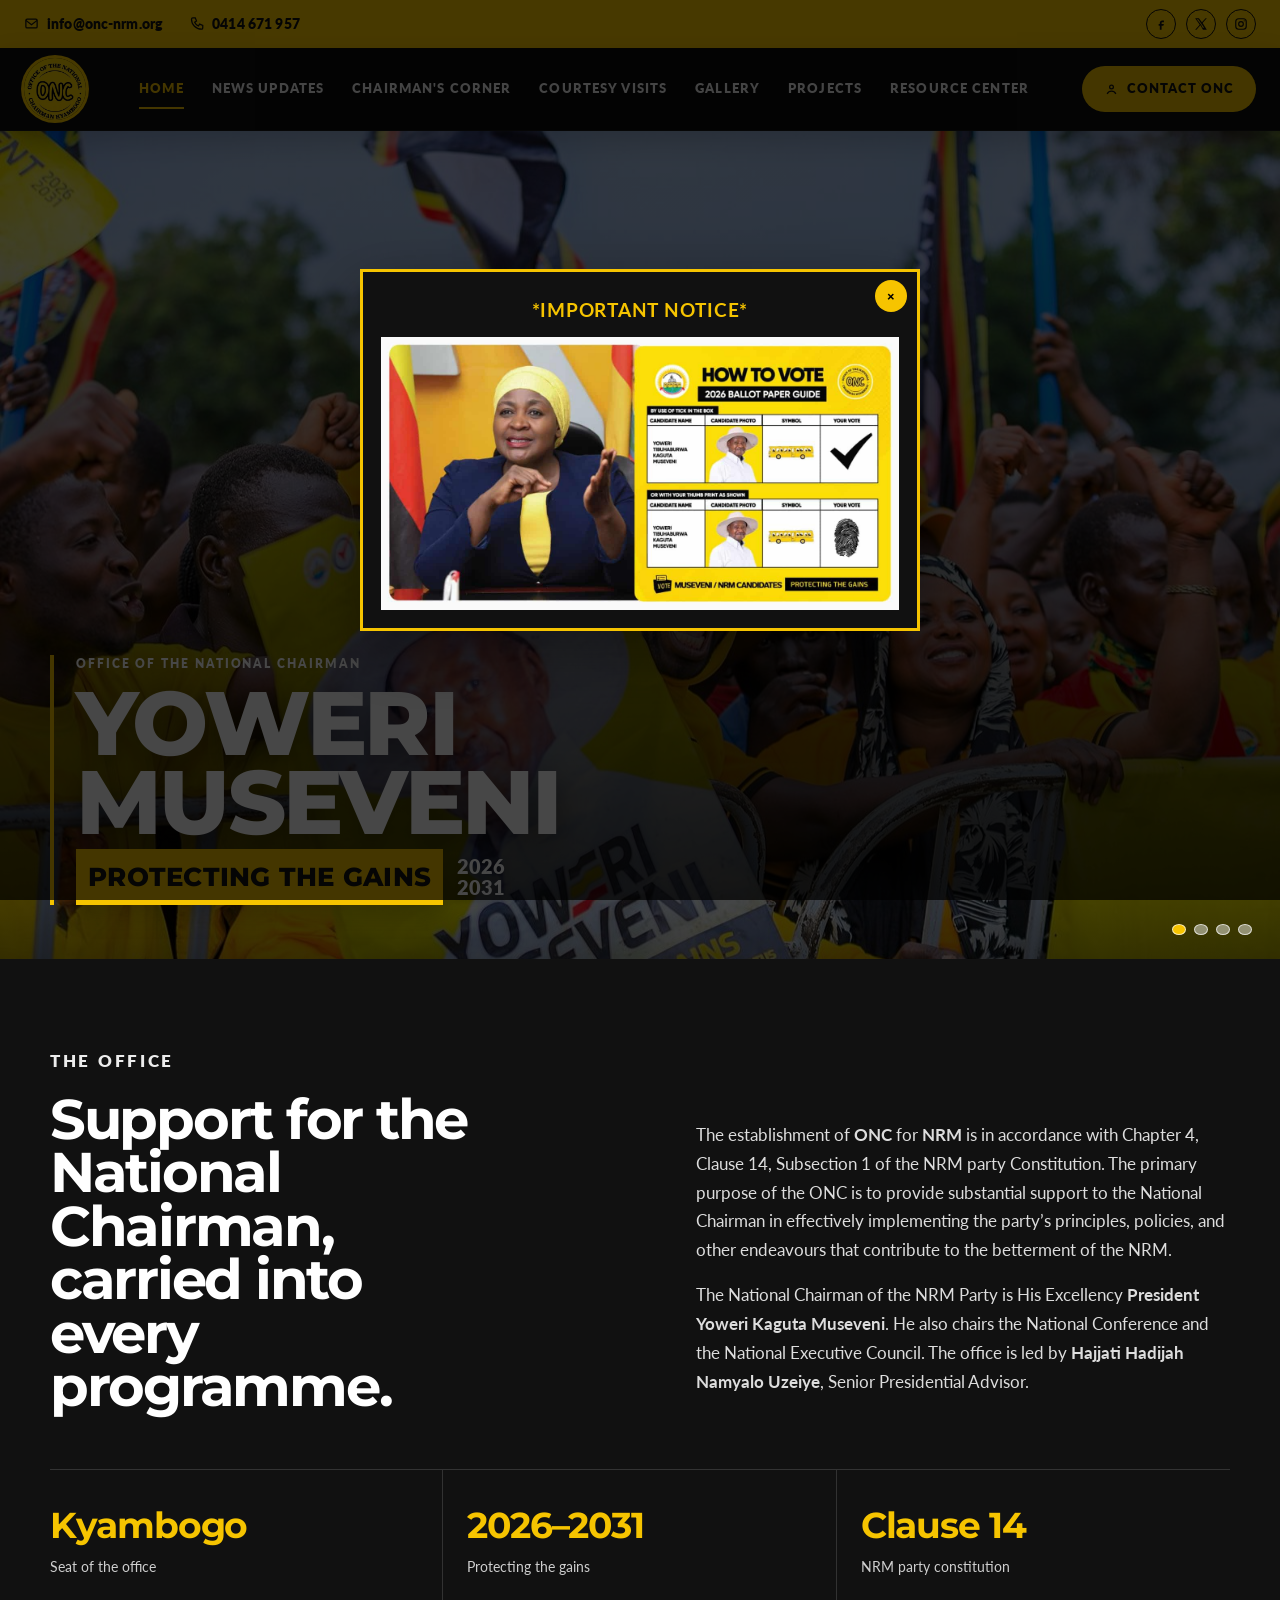
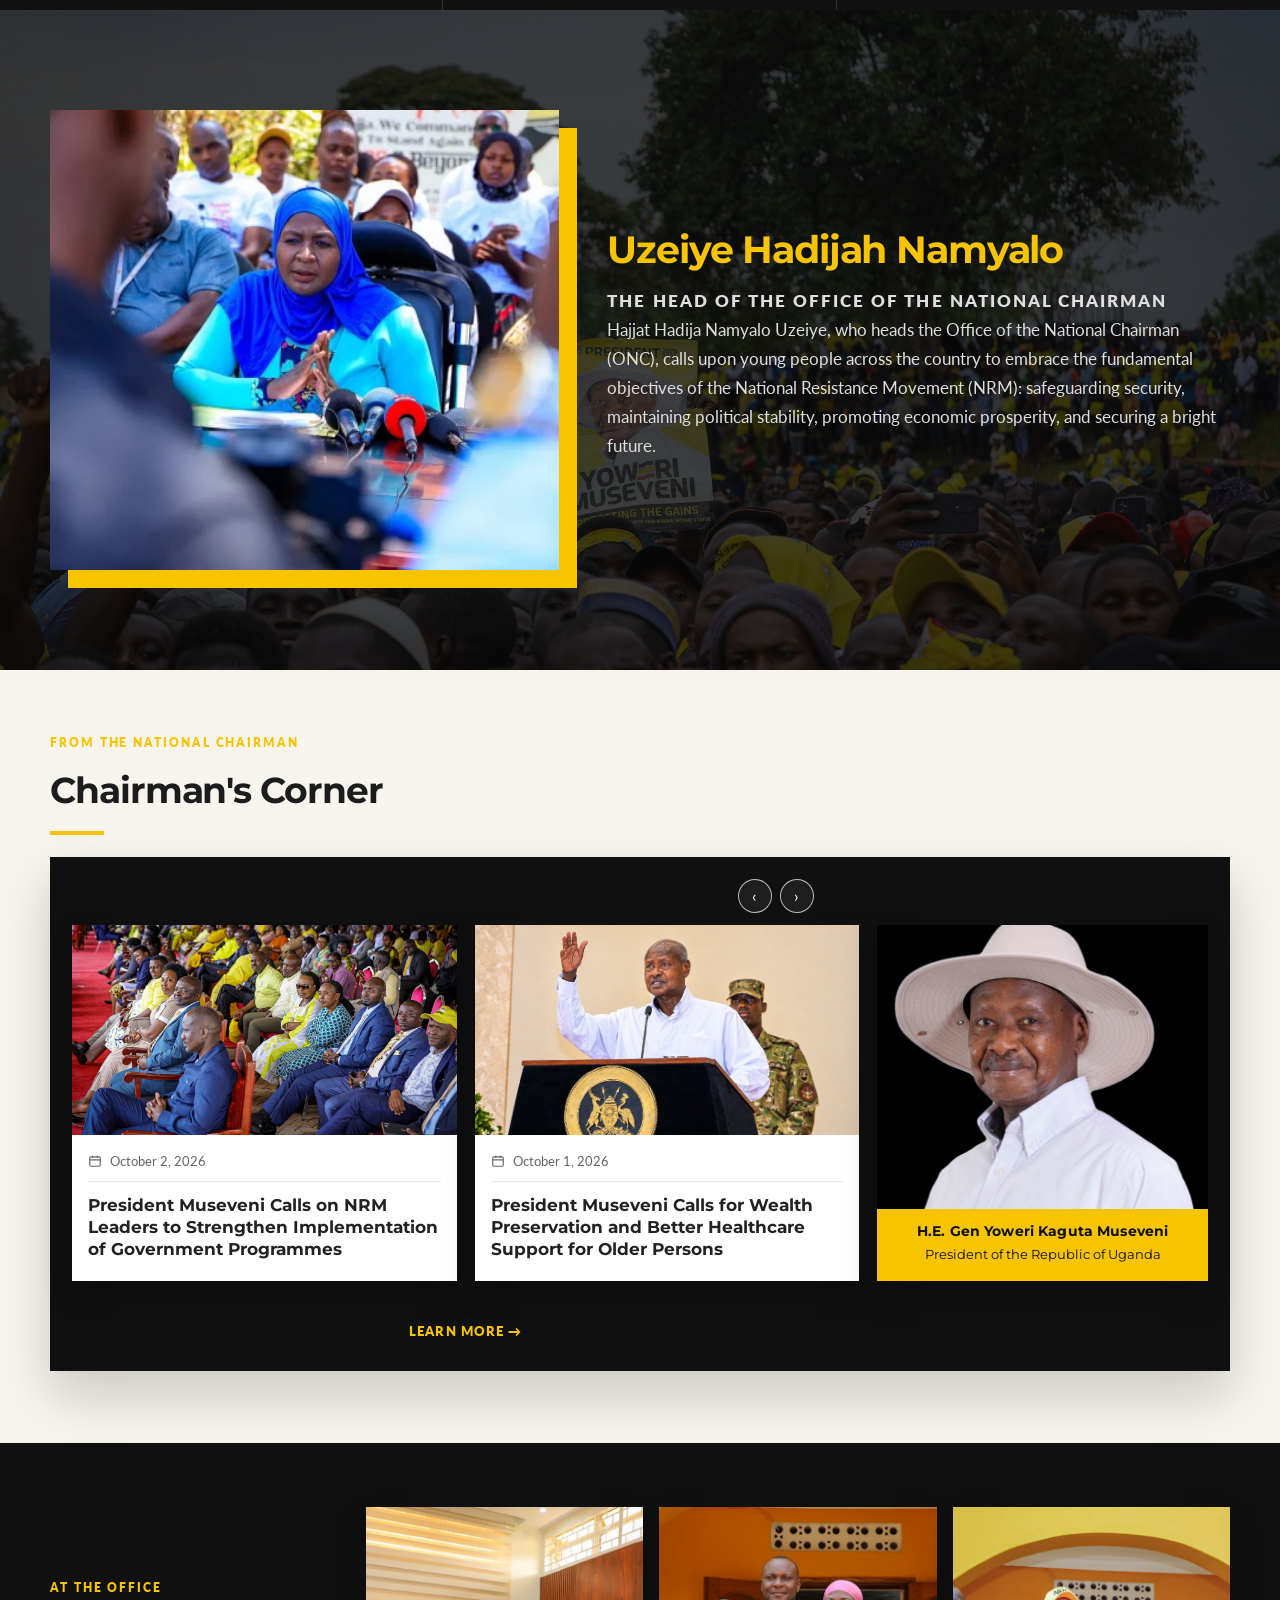
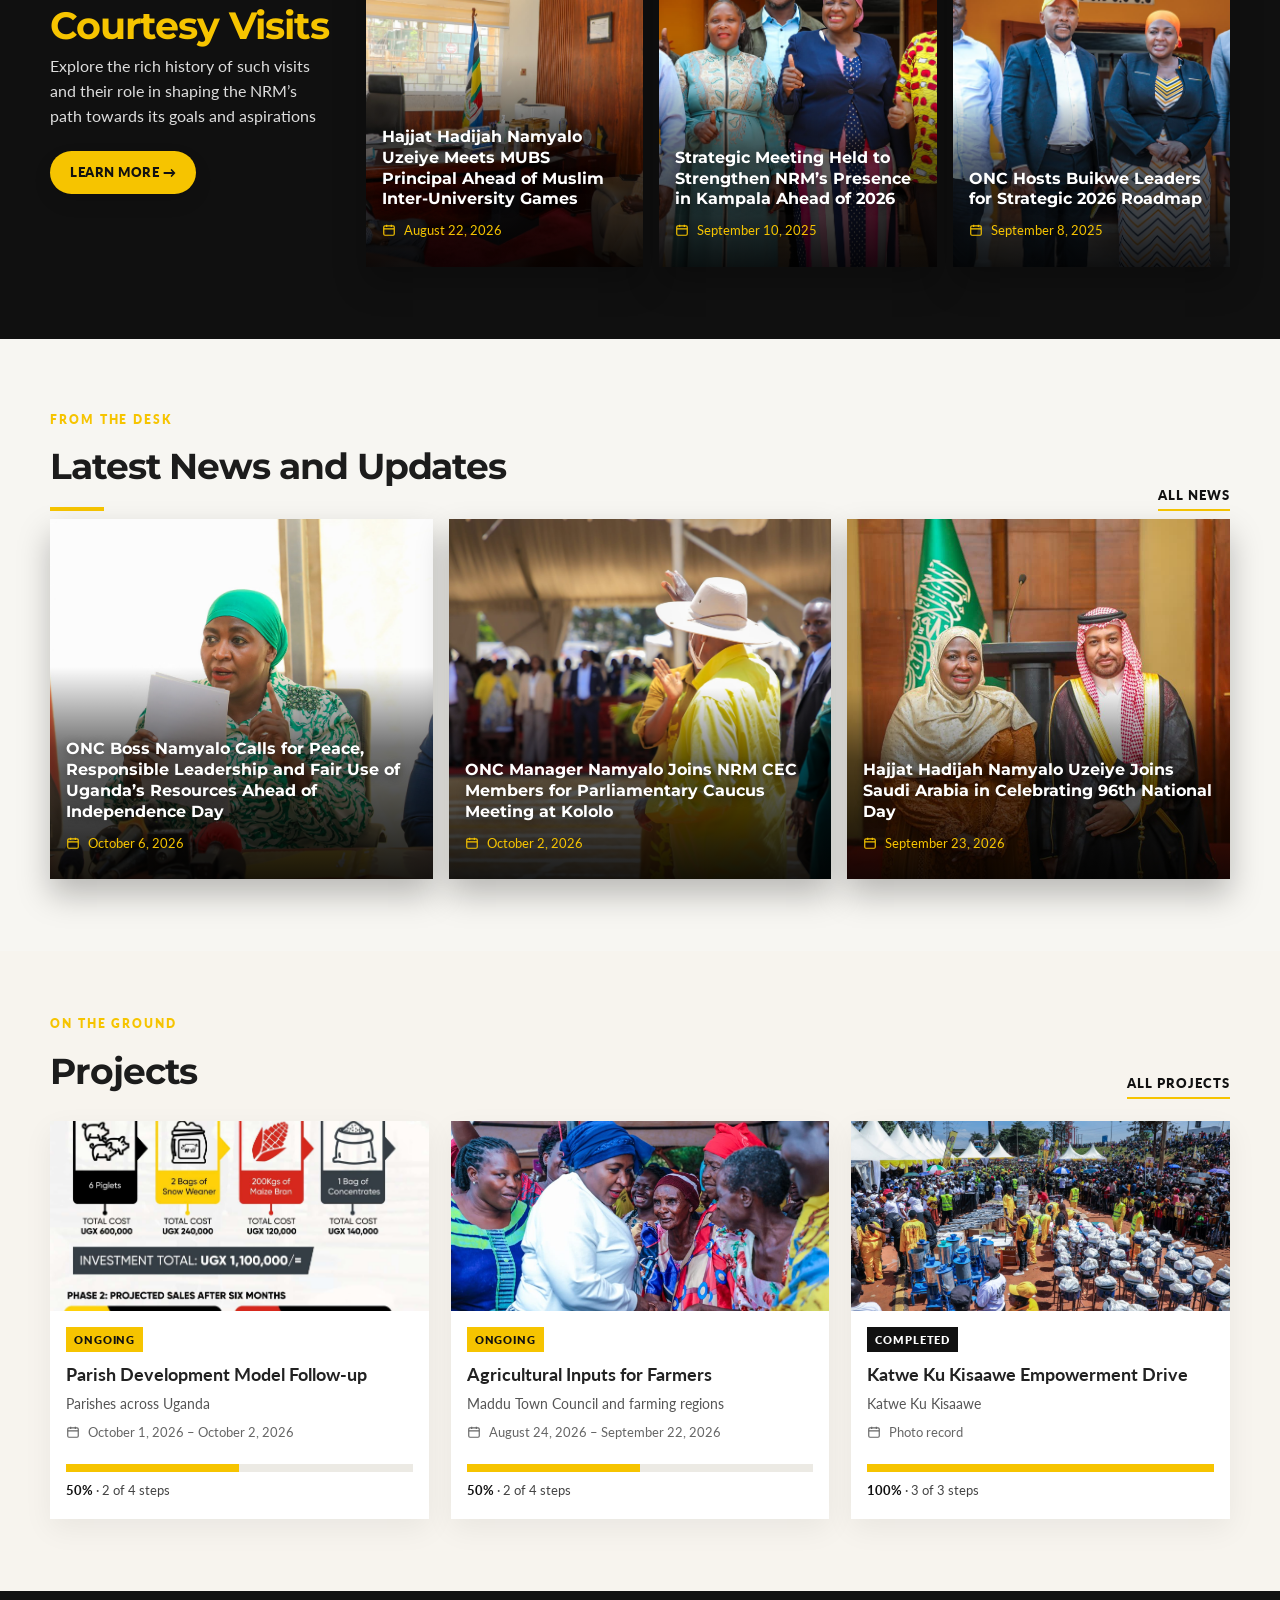
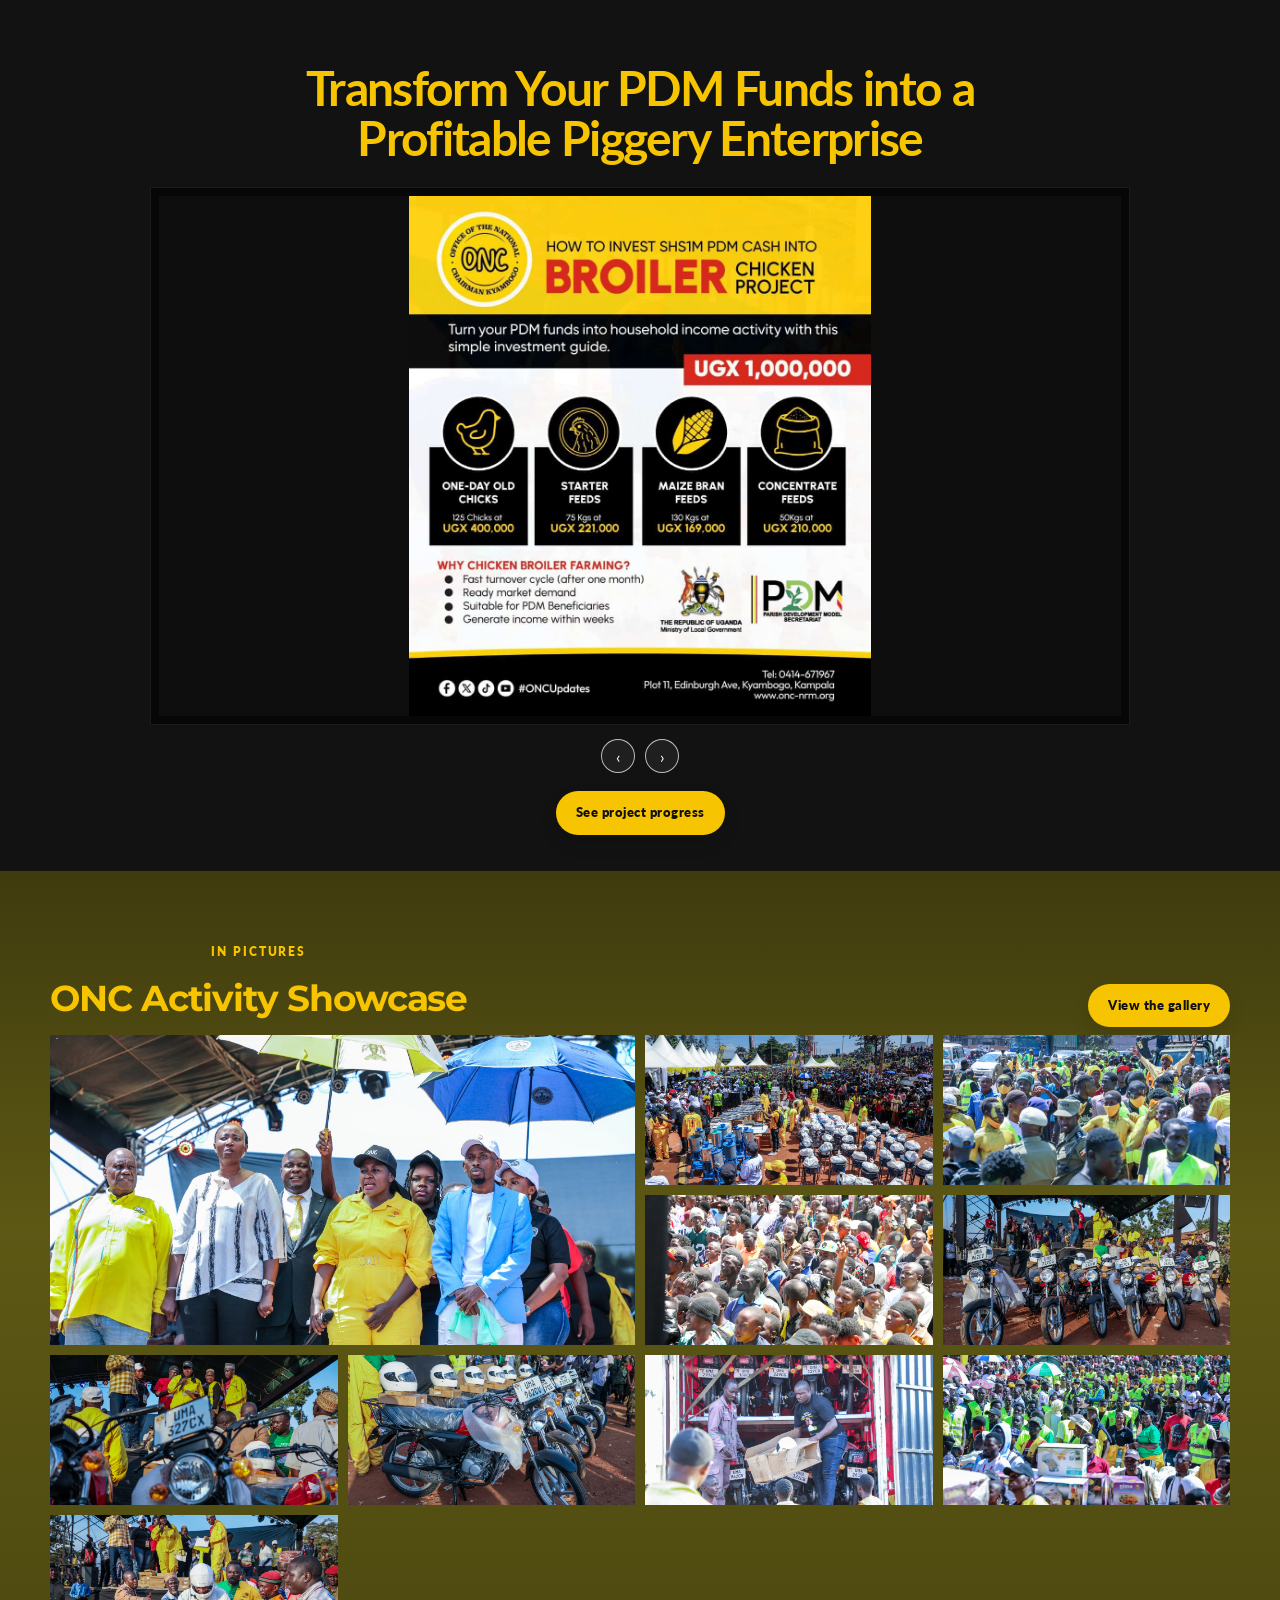
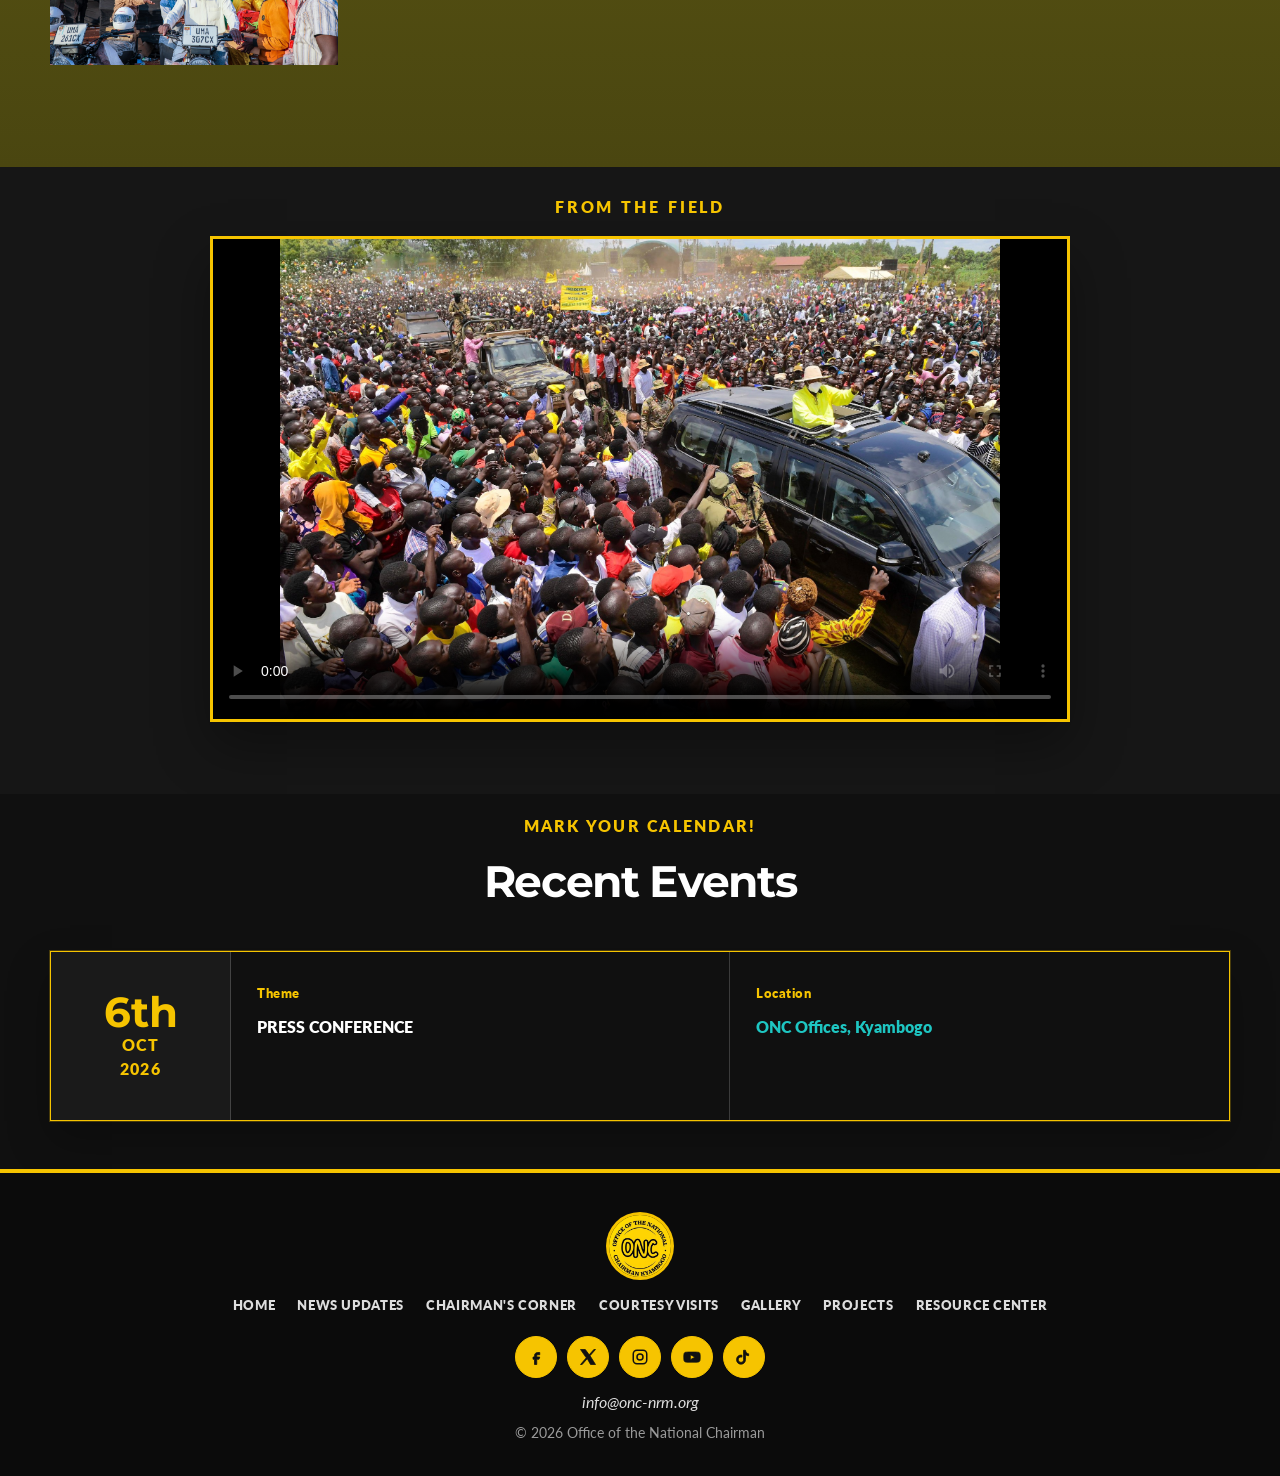
<file: index.html>
<!DOCTYPE html>
<html lang="en">
<head>
  <meta charset="UTF-8">
  <meta name="viewport" content="width=device-width, initial-scale=1">
  <title>Office of the National Chairman - Empowering Leadership</title>
  <meta name="description" content="Office of the National Chairman of the NRM. Supporting the National Chairman to implement the party’s principles, policies and programmes.">
  <link rel="icon" href="assets/favicon.png">
  <link rel="preconnect" href="https://fonts.googleapis.com">
  <link rel="preconnect" href="https://fonts.gstatic.com" crossorigin>
  <link href="https://fonts.googleapis.com/css2?family=Lato:ital,wght@0,400;0,700;1,400&family=Montserrat:wght@600;700;800&display=swap" rel="stylesheet">
  <link rel="stylesheet" href="css/style.css">
</head>
<body>

<div class="topbar">
  <div class="container topbar-inner">
    <a class="logo" href="index.html"><img src="assets/logo.png" alt="ONC logo"></a>
    <div class="top-meta">
      <a class="top-link" href="mailto:info@onc-nrm.org"><svg viewBox="0 0 24 24" fill="none" stroke="currentColor" stroke-width="2"><rect x="3" y="5" width="18" height="14" rx="2"/><path d="M3 7l9 7 9-7"/></svg>info@onc-nrm.org</a>
      <a class="top-link" href="tel:+256414671957"><svg viewBox="0 0 24 24" fill="none" stroke="currentColor" stroke-width="2"><path d="M6 3h4l2 5-3 2a12 12 0 006 6l2-3 5 2v4a2 2 0 01-2 2A16 16 0 014 5a2 2 0 012-2z"/></svg>0414 671 957</a>
    </div>
    <span class="spacer"></span>
    <a class="btn btn-dark" href="contact.html"><svg viewBox="0 0 24 24" fill="none" stroke="currentColor" stroke-width="2"><circle cx="12" cy="8" r="3"/><path d="M5 19c1.5-3 4-4.5 7-4.5S17.5 16 19 19"/></svg>CONTACT ONC</a>
    <div class="socials">
      <a href="https://www.facebook.com/yonasatransition" aria-label="Facebook" target="_blank" rel="noreferrer"><svg viewBox="0 0 24 24" fill="currentColor"><path d="M14 9h3V6h-3c-2.2 0-4 1.8-4 4v2H8v3h2v7h3v-7h3l1-3h-4V10c0-.6.4-1 1-1z"/></svg></a>
      <a href="https://x.com/Onc_nrm1" aria-label="X" target="_blank" rel="noreferrer"><svg viewBox="0 0 24 24" fill="currentColor"><path d="M14.7 10.3L22 2h-2.2l-6.2 7.1L8.4 2H2l7.7 11.1L2 22h2.2l6.8-7.8L15.4 22H22l-7.3-11.7zM12.1 13L4.8 3.7h2.4l10.1 14.6h-2.4L12.1 13z"/></svg></a>
      <a href="https://www.instagram.com/onc_nrm" aria-label="Instagram" target="_blank" rel="noreferrer"><svg viewBox="0 0 24 24" fill="none" stroke="currentColor" stroke-width="2"><rect x="3" y="3" width="18" height="18" rx="5"/><circle cx="12" cy="12" r="4"/><circle cx="17.5" cy="6.5" r="1" fill="currentColor" stroke="none"/></svg></a>
    </div>
    <button class="menu-btn" type="button" data-menu>MENU <span class="bars"></span></button>
  </div>
</div>
<header class="navbar">
  <div class="container nav-inner">
    <a class="logo" href="index.html"><img src="assets/logo.png" alt="ONC logo"></a>
    <nav class="nav-links"><a href="index.html" class="active">HOME</a><a href="news.html">NEWS UPDATES</a><a href="chairman.html">CHAIRMAN'S CORNER</a><a href="courtesy.html">COURTESY VISITS</a><a href="gallery.html">GALLERY</a><a href="projects.html">PROJECTS</a><a href="resources.html">RESOURCE CENTER</a></nav>
    <span class="spacer"></span>
    <a class="btn btn-yellow" href="contact.html"><svg viewBox="0 0 24 24" fill="none" stroke="currentColor" stroke-width="2"><circle cx="12" cy="8" r="3"/><path d="M5 19c1.5-3 4-4.5 7-4.5S17.5 16 19 19"/></svg>CONTACT ONC</a>
    <button class="menu-btn light" type="button" data-menu>MENU <span class="bars"></span></button>
  </div>
</header>
<div class="drawer" data-drawer>
  <div class="drawer-panel">
    <button class="drawer-close" type="button" data-close aria-label="Close menu">&times;</button>
    <a href="index.html">HOME</a>
    <a href="news.html">NEWS UPDATES</a>
    <a href="chairman.html">CHAIRMAN'S CORNER</a>
    <a href="courtesy.html">COURTESY VISITS</a>
    <a href="gallery.html">GALLERY</a>
    <a href="projects.html">PROJECTS</a>
    <a href="resources.html">RESOURCE CENTER</a>
    <a href="contact.html">CONTACT ONC</a>
  </div>
</div>


<section class="hero" aria-label="Protecting the Gains">
  <div class="hero-slide on" style="background-image:url('assets/hero-1.jpeg')"></div>
  <div class="hero-slide" style="background-image:url('assets/hero-2.jpeg')"></div>
  <div class="hero-slide" style="background-image:url('assets/hero-3.jpeg')"></div>
  <div class="hero-slide" style="background-image:url('assets/hero-4.jpg')"></div>
  <div class="hero-copy">
    <p class="eyebrow">Office of the National Chairman</p>
    <h1>YOWERI<br>MUSEVENI</h1>
    <div class="hero-line">
      <strong>PROTECTING THE GAINS</strong>
      <div class="years"><span>2026</span><span>2031</span></div>
    </div>
  </div>
  <div class="hero-dots">
    <button class="on" type="button" aria-label="Slide 1"></button>
    <button type="button" aria-label="Slide 2"></button>
    <button type="button" aria-label="Slide 3"></button>
    <button type="button" aria-label="Slide 4"></button>
  </div>
</section>
<section class="about">
  <div class="container about-grid">
    <div>
      <p class="eyebrow">The office</p>
      <h2>Support for the National Chairman, carried into every programme.</h2>
    </div>
    <div class="about-copy">
      <p>The establishment of <strong>ONC</strong> for <strong>NRM</strong> is in accordance with Chapter 4, Clause 14, Subsection 1 of the NRM party Constitution. The primary purpose of the ONC is to provide substantial support to the National Chairman in effectively implementing the party’s principles, policies, and other endeavours that contribute to the betterment of the NRM.</p>
      <p>The National Chairman of the NRM Party is His Excellency <strong>President Yoweri Kaguta Museveni</strong>. He also chairs the National Conference and the National Executive Council. The office is led by <strong>Hajjati Hadijah Namyalo Uzeiye</strong>, Senior Presidential Advisor.</p>
    </div>
  </div>
  <div class="container">
    <ul class="facts">
      <li><b>Kyambogo</b><span>Seat of the office</span></li>
      <li><b>2026–2031</b><span>Protecting the gains</span></li>
      <li><b>Clause 14</b><span>NRM party constitution</span></li>
    </ul>
  </div>
</section>
<section class="leader" style="background-image:url('assets/hero-2.jpeg')">
  <div class="container">
    <img src="assets/namyalo.webp" alt="Hajjat Hadijah Namyalo Uzeiye speaking at a public engagement">
    <div>
      <h3>Uzeiye Hadijah Namyalo</h3>
      <p class="kicker">THE HEAD OF THE OFFICE OF THE NATIONAL CHAIRMAN</p>
      <p>Hajjat Hadija Namyalo Uzeiye, who heads the Office of the National Chairman (ONC), calls upon young people across the country to embrace the fundamental objectives of the National Resistance Movement (NRM): safeguarding security, maintaining political stability, promoting economic prosperity, and securing a bright future.</p>
    </div>
  </div>
</section>
<section class="section-pad chairman-wrap">
  <div class="container">
    <p class="eyebrow">From the National Chairman</p>
    <h2 class="section-title">Chairman's Corner</h2>
    <div class="chairman-panel" data-chairman>
      <div class="arrows">
        <button type="button" data-chairman-nav="-1" aria-label="Previous stories">‹</button>
        <button type="button" data-chairman-nav="1" aria-label="Next stories">›</button>
      </div>
      <div class="chairman-grid">
        <div class="card-window">
          <a class="story-card" href="article.html?slug=president-museveni-calls-on-nrm-leaders-to-strengthen-implementation-of-government-programmes">
      <img src="assets/posts/president-museveni-calls-on-nrm-leaders-to-stren.jpg" alt="">
      <div class="body"><div class="meta"><svg viewBox="0 0 24 24" fill="none" stroke="currentColor" stroke-width="2"><rect x="3" y="5" width="18" height="16" rx="2"/><path d="M3 10h18M8 3v4M16 3v4"/></svg><span>October 2, 2026</span></div><h3>President Museveni Calls on NRM Leaders to Strengthen Implementation of Government Programmes</h3></div>
    </a>
          <a class="story-card" href="article.html?slug=president-museveni-calls-for-wealth-preservation-and-better-healthcare-support-for-older-persons">
      <img src="assets/posts/president-museveni-calls-for-wealth-preservation.jpg" alt="">
      <div class="body"><div class="meta"><svg viewBox="0 0 24 24" fill="none" stroke="currentColor" stroke-width="2"><rect x="3" y="5" width="18" height="16" rx="2"/><path d="M3 10h18M8 3v4M16 3v4"/></svg><span>October 1, 2026</span></div><h3>President Museveni Calls for Wealth Preservation and Better Healthcare Support for Older Persons</h3></div>
    </a>
          <a class="story-card" href="article.html?slug=president-museveni-highlights-value-addition-industrialisation-and-east-african-integration" hidden>
      <img src="assets/posts/president-museveni-highlights-value-addition-ind.jpg" alt="">
      <div class="body"><div class="meta"><svg viewBox="0 0 24 24" fill="none" stroke="currentColor" stroke-width="2"><rect x="3" y="5" width="18" height="16" rx="2"/><path d="M3 10h18M8 3v4M16 3v4"/></svg><span>September 30, 2026</span></div><h3>President Museveni Highlights Value Addition, Industrialisation and East African Integration</h3></div>
    </a>
          <a class="story-card" href="article.html?slug=president-museveni-calls-for-protection-of-marriage-culture-and-indigenous-knowledge" hidden>
      <img src="assets/posts/president-museveni-calls-for-protection-of-marri.jpg" alt="">
      <div class="body"><div class="meta"><svg viewBox="0 0 24 24" fill="none" stroke="currentColor" stroke-width="2"><rect x="3" y="5" width="18" height="16" rx="2"/><path d="M3 10h18M8 3v4M16 3v4"/></svg><span>September 29, 2026</span></div><h3>President Museveni Calls for Protection of Marriage, Culture and Indigenous Knowledge</h3></div>
    </a>
        </div>
        <figure class="portrait">
          <img src="assets/president-portrait.webp" alt="H.E. Gen Yoweri Kaguta Museveni">
          <figcaption>
            <strong>H.E. Gen Yoweri Kaguta Museveni</strong>
            <span>President of the Republic of Uganda</span>
          </figcaption>
        </figure>
        <div class="learn-row"><a class="learn" href="chairman.html">LEARN MORE →</a></div>
      </div>
    </div>
  </div>
</section>
<section class="section-pad courtesy">
  <div class="container courtesy-grid">
    <div>
      <p class="eyebrow">At the office</p>
      <h2 class="section-title">Courtesy Visits</h2>
      <p class="intro">Explore the rich history of such visits and their role in shaping the NRM’s path towards its goals and aspirations</p>
      <a class="btn btn-yellow" href="courtesy.html">LEARN MORE →</a>
    </div>
    <div class="visit-row">
      <a class="visit-card" href="article.html?slug=hajjat-hadijah-namyalo-uzeiye-meets-mubs-principal">
      <img src="assets/posts/hajjat-hadijah-namyalo-uzeiye-meets-mubs-princip.jpg" alt="">
      <div class="shade"><h3>Hajjat Hadijah Namyalo Uzeiye Meets MUBS Principal Ahead of Muslim Inter-University Games</h3><div class="meta"><svg viewBox="0 0 24 24" fill="none" stroke="currentColor" stroke-width="2"><rect x="3" y="5" width="18" height="16" rx="2"/><path d="M3 10h18M8 3v4M16 3v4"/></svg><span>August 22, 2026</span></div></div>
    </a>
      <a class="visit-card" href="article.html?slug=strategic-meeting-held-to-strengthen-nrms-presence-in-kampala-ahead-of-2026">
      <img src="assets/posts/strategic-meeting-held-to-strengthen-nrms-presen.jpg" alt="">
      <div class="shade"><h3>Strategic Meeting Held to Strengthen NRM’s Presence in Kampala Ahead of 2026</h3><div class="meta"><svg viewBox="0 0 24 24" fill="none" stroke="currentColor" stroke-width="2"><rect x="3" y="5" width="18" height="16" rx="2"/><path d="M3 10h18M8 3v4M16 3v4"/></svg><span>September 10, 2025</span></div></div>
    </a>
      <a class="visit-card" href="article.html?slug=onc-hosts-buikwe-leaders-for-strategic-2026-roadmap">
      <img src="assets/posts/onc-hosts-buikwe-leaders-for-strategic-2026-road.jpg" alt="">
      <div class="shade"><h3>ONC Hosts Buikwe Leaders for Strategic 2026 Roadmap</h3><div class="meta"><svg viewBox="0 0 24 24" fill="none" stroke="currentColor" stroke-width="2"><rect x="3" y="5" width="18" height="16" rx="2"/><path d="M3 10h18M8 3v4M16 3v4"/></svg><span>September 8, 2025</span></div></div>
    </a>
    </div>
  </div>
</section>
<section class="section-pad news-band">
  <div class="container">
    <div class="section-head">
      <div>
        <p class="eyebrow">From the desk</p>
        <h2 class="section-title">Latest News and Updates</h2>
      </div>
      <a class="text-link" href="news.html">All news</a>
    </div>
    <div class="visit-row">
      <a class="visit-card" href="article.html?slug=onc-boss-namyalo-calls-for-peace-responsible-leadership-and-fair-use-of-ugandas-resources-ahead-of-independence-day">
      <img src="assets/posts/onc-boss-namyalo-calls-for-peace-responsible-lea.jpg" alt="">
      <div class="shade"><h3>ONC Boss Namyalo Calls for Peace, Responsible Leadership and Fair Use of Uganda’s Resources Ahead of Independence Day</h3><div class="meta"><svg viewBox="0 0 24 24" fill="none" stroke="currentColor" stroke-width="2"><rect x="3" y="5" width="18" height="16" rx="2"/><path d="M3 10h18M8 3v4M16 3v4"/></svg><span>October 6, 2026</span></div></div>
    </a>
      <a class="visit-card" href="article.html?slug=onc-manager-namyalo-joins-nrm-cec-members-for-parliamentary-caucus-meeting-at-kololo">
      <img src="assets/posts/onc-manager-namyalo-joins-nrm-cec-members-for-pa.jpg" alt="">
      <div class="shade"><h3>ONC Manager Namyalo Joins NRM CEC Members for Parliamentary Caucus Meeting at Kololo</h3><div class="meta"><svg viewBox="0 0 24 24" fill="none" stroke="currentColor" stroke-width="2"><rect x="3" y="5" width="18" height="16" rx="2"/><path d="M3 10h18M8 3v4M16 3v4"/></svg><span>October 2, 2026</span></div></div>
    </a>
      <a class="visit-card" href="article.html?slug=hajjat-hadijah-namyalo-uzeiye-joins-saudi-arabia-in-celebrating-96th-national-day">
      <img src="assets/posts/hajjat-hadijah-namyalo-uzeiye-joins-saudi-arabia.jpg" alt="">
      <div class="shade"><h3>Hajjat Hadijah Namyalo Uzeiye Joins Saudi Arabia in Celebrating 96th National Day</h3><div class="meta"><svg viewBox="0 0 24 24" fill="none" stroke="currentColor" stroke-width="2"><rect x="3" y="5" width="18" height="16" rx="2"/><path d="M3 10h18M8 3v4M16 3v4"/></svg><span>September 23, 2026</span></div></div>
    </a>
    </div>
  </div>
</section>
<section class="section-pad projects-band">
  <div class="container">
    <div class="section-head">
      <div>
        <p class="eyebrow">On the ground</p>
        <h2 class="section-title">Projects</h2>
      </div>
      <a class="text-link" href="projects.html">All projects</a>
    </div>
    <div class="project-grid" data-home-projects></div>
  </div>
</section>
<section class="pdm">
  <div class="container">
    <h2 id="pdm-title">Transform Your PDM Funds into a Profitable Piggery Enterprise</h2>
    <div class="pdm-frame">
      <div class="pdm-slide on"><img src="assets/pdm-piggery.jpeg" alt="PDM enterprise support"></div>
      <div class="pdm-slide"><img src="assets/pdm-funds.jpeg" alt="Parish Development Model funds at work"></div>
      <div class="pdm-slide"><img src="assets/pdm-goats.jpeg" alt="Livestock enterprise supported through PDM"></div>
    </div>
    <div class="pdm-nav">
      <button type="button" data-pdm="-1" aria-label="Previous">‹</button>
      <button type="button" data-pdm="1" aria-label="Next">›</button>
    </div>
    <p class="pdm-more"><a class="btn btn-yellow" href="project.html?slug=parish-development-model">See project progress</a></p>
  </div>
</section>
<section class="showcase">
  <div class="container">
    <div class="section-head light">
      <div>
        <p class="eyebrow">In pictures</p>
        <h2 class="section-title">ONC Activity Showcase</h2>
      </div>
      <a class="btn btn-yellow" href="gallery.html">View the gallery</a>
    </div>
    <div class="mosaic">
      <img src="assets/showcase/katwe-01.jpeg" alt="ONC empowerment activity"><img src="assets/showcase/katwe-02.jpeg" alt="ONC empowerment activity"><img src="assets/showcase/katwe-03.jpeg" alt="ONC empowerment activity"><img src="assets/showcase/katwe-04.jpeg" alt="ONC empowerment activity"><img src="assets/showcase/katwe-05.jpeg" alt="ONC empowerment activity"><img src="assets/showcase/katwe-06.jpeg" alt="ONC empowerment activity"><img src="assets/showcase/katwe-07.jpeg" alt="ONC empowerment activity"><img src="assets/showcase/katwe-08.jpeg" alt="ONC empowerment activity"><img src="assets/showcase/katwe-09.jpeg" alt="ONC empowerment activity"><img src="assets/showcase/katwe-10.jpeg" alt="ONC empowerment activity">
    </div>
  </div>
</section>
<section class="video-band">
  <div class="container">
    <p class="mark">FROM THE FIELD</p>
    <div class="video-wrap">
      <video controls preload="metadata" poster="assets/hero-3.jpeg">
        <source src="https://onc-nrm.org/wp-content/uploads/2025/12/Museveni.mp4" type="video/mp4">
      </video>
    </div>
  </div>
</section>
<section class="calendar">
  <div class="container">
    <p class="mark">MARK YOUR CALENDAR!</p>
    <h2>Recent Events</h2>
    <div class="event-box">
      <div class="event-date"><b>6th</b><span>OCT</span><span>2026</span></div>
      <div class="event-col"><small>Theme</small><p>PRESS CONFERENCE</p></div>
      <div class="event-col"><small>Location</small><p class="place">ONC Offices, Kyambogo</p></div>
    </div>
  </div>
</section>


<footer class="site-footer">
  <div class="container">
    <nav class="footer-links">
      <a href="index.html">HOME</a>
      <a href="news.html">NEWS UPDATES</a>
      <a href="chairman.html">CHAIRMAN'S CORNER</a>
      <a href="courtesy.html">COURTESY VISITS</a>
      <a href="gallery.html">GALLERY</a>
      <a href="projects.html">PROJECTS</a>
      <a href="resources.html">RESOURCE CENTER</a>
    </nav>
    <div class="footer-socials">
      <a href="https://www.facebook.com/yonasatransition" aria-label="Facebook" target="_blank" rel="noreferrer"><svg viewBox="0 0 24 24" fill="currentColor"><path d="M14 9h3V6h-3c-2.2 0-4 1.8-4 4v2H8v3h2v7h3v-7h3l1-3h-4V10c0-.6.4-1 1-1z"/></svg></a>
      <a href="https://x.com/Onc_nrm1" aria-label="X" target="_blank" rel="noreferrer"><svg viewBox="0 0 24 24" fill="currentColor"><path d="M14.7 10.3L22 2h-2.2l-6.2 7.1L8.4 2H2l7.7 11.1L2 22h2.2l6.8-7.8L15.4 22H22l-7.3-11.7z"/></svg></a>
      <a href="https://www.instagram.com/onc_nrm" aria-label="Instagram" target="_blank" rel="noreferrer"><svg viewBox="0 0 24 24" fill="none" stroke="currentColor" stroke-width="2"><rect x="3" y="3" width="18" height="18" rx="5"/><circle cx="12" cy="12" r="4"/></svg></a>
      <a href="https://www.youtube.com/@OncMediaDesk" aria-label="YouTube" target="_blank" rel="noreferrer"><svg viewBox="0 0 24 24" fill="currentColor"><path d="M23 12.2s0-3.2-.4-4.6c-.2-.9-.9-1.6-1.8-1.8C19.2 5.4 12 5.4 12 5.4s-7.2 0-8.8.4c-.9.2-1.6.9-1.8 1.8C1 9 1 12.2 1 12.2s0 3.2.4 4.6c.2.9.9 1.6 1.8 1.8 1.6.4 8.8.4 8.8.4s7.2 0 8.8-.4c.9-.2 1.6-.9 1.8-1.8.4-1.4.4-4.6.4-4.6zM9.8 15.5v-6.6l6.2 3.3-6.2 3.3z"/></svg></a>
      <a href="https://www.tiktok.com/@onc_nrm" aria-label="TikTok" target="_blank" rel="noreferrer"><svg viewBox="0 0 24 24" fill="currentColor"><path d="M14 3c.4 2.6 1.8 4.4 4.2 4.8v2.5c-1.5 0-2.9-.5-4.2-1.4v6.6c0 3.4-2.6 6.1-6 6.1S2 18.9 2 15.5 4.6 9.4 8 9.4c.4 0 .8 0 1.2.1v2.7c-.4-.2-.8-.3-1.2-.3-2 0-3.5 1.6-3.5 3.6s1.5 3.6 3.5 3.6 3.4-1.5 3.4-3.5V3H14z"/></svg></a>
    </div>
    <p class="mail"><a href="mailto:info@onc-nrm.org">info@onc-nrm.org</a></p>
    <p class="copy">© 2026 Office of the National Chairman</p>
  </div>
</footer>
<button class="to-top" type="button" data-top aria-label="Back to top">↑</button>


<div class="notice" data-notice>
  <div class="notice-card">
    <button class="notice-x" type="button" data-notice-close aria-label="Close notice">×</button>
    <h3>*IMPORTANT NOTICE*</h3>
    <img src="assets/vote.jpeg" alt="How to vote notice from the Office of the National Chairman">
  </div>
</div>

<script src="js/posts.js"></script>
<script src="js/projects.js"></script>
<script src="js/main.js"></script>
</body>
</html>
</file>
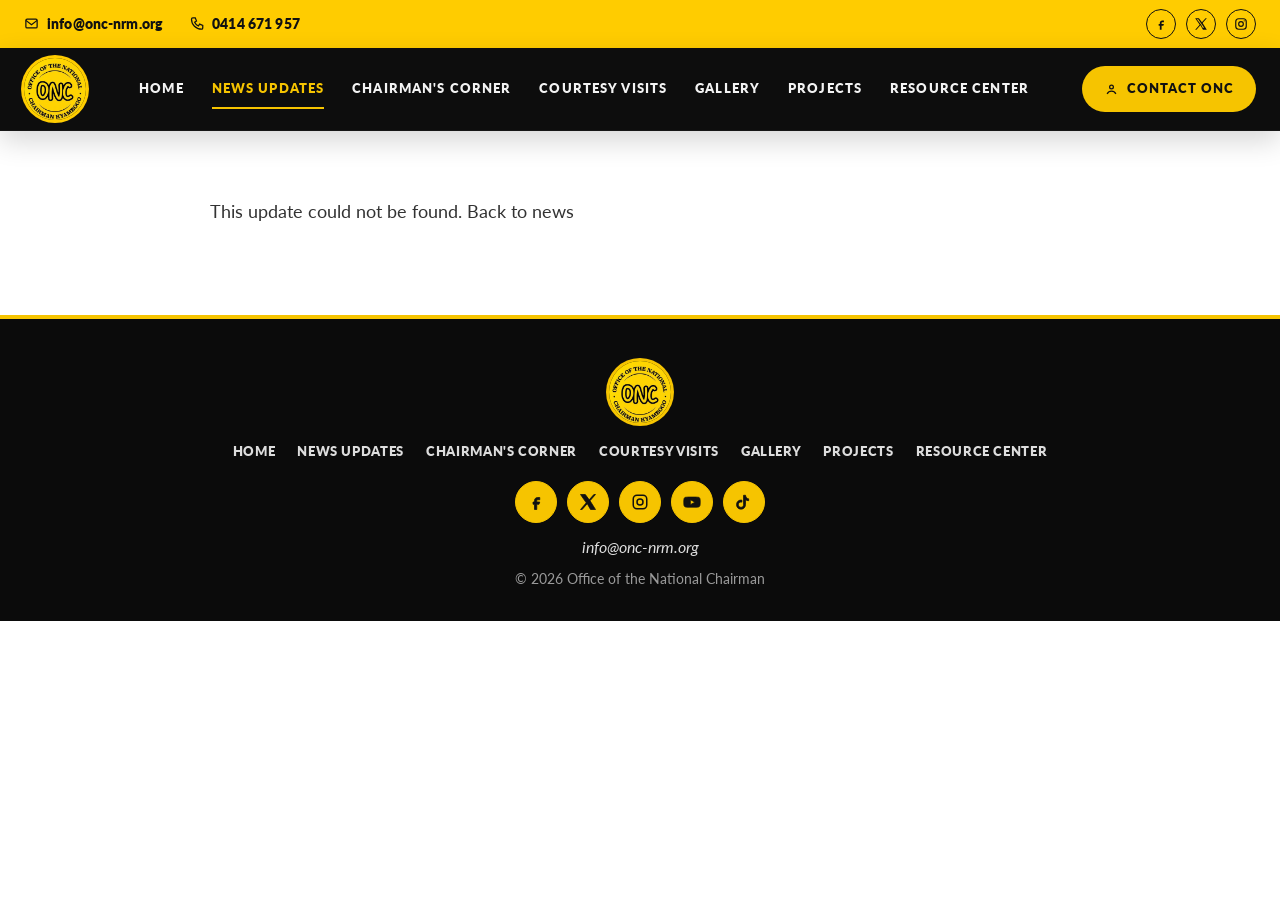
<file: article.html>
<!DOCTYPE html>
<html lang="en">
<head>
  <meta charset="UTF-8">
  <meta name="viewport" content="width=device-width, initial-scale=1">
  <title>Update · Office of the National Chairman</title>
  <meta name="description" content="Office of the National Chairman of the NRM. Supporting the National Chairman to implement the party’s principles, policies and programmes.">
  <link rel="icon" href="assets/favicon.png">
  <link rel="preconnect" href="https://fonts.googleapis.com">
  <link rel="preconnect" href="https://fonts.gstatic.com" crossorigin>
  <link href="https://fonts.googleapis.com/css2?family=Lato:ital,wght@0,400;0,700;1,400&family=Montserrat:wght@600;700;800&display=swap" rel="stylesheet">
  <link rel="stylesheet" href="css/style.css">
</head>
<body>

<div class="topbar">
  <div class="container topbar-inner">
    <a class="logo" href="index.html"><img src="assets/logo.png" alt="ONC logo"></a>
    <div class="top-meta">
      <a class="top-link" href="mailto:info@onc-nrm.org"><svg viewBox="0 0 24 24" fill="none" stroke="currentColor" stroke-width="2"><rect x="3" y="5" width="18" height="14" rx="2"/><path d="M3 7l9 7 9-7"/></svg>info@onc-nrm.org</a>
      <a class="top-link" href="tel:+256414671957"><svg viewBox="0 0 24 24" fill="none" stroke="currentColor" stroke-width="2"><path d="M6 3h4l2 5-3 2a12 12 0 006 6l2-3 5 2v4a2 2 0 01-2 2A16 16 0 014 5a2 2 0 012-2z"/></svg>0414 671 957</a>
    </div>
    <span class="spacer"></span>
    <a class="btn btn-dark" href="contact.html"><svg viewBox="0 0 24 24" fill="none" stroke="currentColor" stroke-width="2"><circle cx="12" cy="8" r="3"/><path d="M5 19c1.5-3 4-4.5 7-4.5S17.5 16 19 19"/></svg>CONTACT ONC</a>
    <div class="socials">
      <a href="https://www.facebook.com/yonasatransition" aria-label="Facebook" target="_blank" rel="noreferrer"><svg viewBox="0 0 24 24" fill="currentColor"><path d="M14 9h3V6h-3c-2.2 0-4 1.8-4 4v2H8v3h2v7h3v-7h3l1-3h-4V10c0-.6.4-1 1-1z"/></svg></a>
      <a href="https://x.com/Onc_nrm1" aria-label="X" target="_blank" rel="noreferrer"><svg viewBox="0 0 24 24" fill="currentColor"><path d="M14.7 10.3L22 2h-2.2l-6.2 7.1L8.4 2H2l7.7 11.1L2 22h2.2l6.8-7.8L15.4 22H22l-7.3-11.7zM12.1 13L4.8 3.7h2.4l10.1 14.6h-2.4L12.1 13z"/></svg></a>
      <a href="https://www.instagram.com/onc_nrm" aria-label="Instagram" target="_blank" rel="noreferrer"><svg viewBox="0 0 24 24" fill="none" stroke="currentColor" stroke-width="2"><rect x="3" y="3" width="18" height="18" rx="5"/><circle cx="12" cy="12" r="4"/><circle cx="17.5" cy="6.5" r="1" fill="currentColor" stroke="none"/></svg></a>
    </div>
    <button class="menu-btn" type="button" data-menu>MENU <span class="bars"></span></button>
  </div>
</div>
<header class="navbar">
  <div class="container nav-inner">
    <a class="logo" href="index.html"><img src="assets/logo.png" alt="ONC logo"></a>
    <nav class="nav-links"><a href="index.html">HOME</a><a href="news.html" class="active">NEWS UPDATES</a><a href="chairman.html">CHAIRMAN'S CORNER</a><a href="courtesy.html">COURTESY VISITS</a><a href="gallery.html">GALLERY</a><a href="projects.html">PROJECTS</a><a href="resources.html">RESOURCE CENTER</a></nav>
    <span class="spacer"></span>
    <a class="btn btn-yellow" href="contact.html"><svg viewBox="0 0 24 24" fill="none" stroke="currentColor" stroke-width="2"><circle cx="12" cy="8" r="3"/><path d="M5 19c1.5-3 4-4.5 7-4.5S17.5 16 19 19"/></svg>CONTACT ONC</a>
    <button class="menu-btn light" type="button" data-menu>MENU <span class="bars"></span></button>
  </div>
</header>
<div class="drawer" data-drawer>
  <div class="drawer-panel">
    <button class="drawer-close" type="button" data-close aria-label="Close menu">&times;</button>
    <a href="index.html">HOME</a>
    <a href="news.html">NEWS UPDATES</a>
    <a href="chairman.html">CHAIRMAN'S CORNER</a>
    <a href="courtesy.html">COURTESY VISITS</a>
    <a href="gallery.html">GALLERY</a>
    <a href="projects.html">PROJECTS</a>
    <a href="resources.html">RESOURCE CENTER</a>
    <a href="contact.html">CONTACT ONC</a>
  </div>
</div>


<article class="article"><div class="article-layout" data-article><p>Loading story…</p></div></article>


<footer class="site-footer">
  <div class="container">
    <nav class="footer-links">
      <a href="index.html">HOME</a>
      <a href="news.html">NEWS UPDATES</a>
      <a href="chairman.html">CHAIRMAN'S CORNER</a>
      <a href="courtesy.html">COURTESY VISITS</a>
      <a href="gallery.html">GALLERY</a>
      <a href="projects.html">PROJECTS</a>
      <a href="resources.html">RESOURCE CENTER</a>
    </nav>
    <div class="footer-socials">
      <a href="https://www.facebook.com/yonasatransition" aria-label="Facebook" target="_blank" rel="noreferrer"><svg viewBox="0 0 24 24" fill="currentColor"><path d="M14 9h3V6h-3c-2.2 0-4 1.8-4 4v2H8v3h2v7h3v-7h3l1-3h-4V10c0-.6.4-1 1-1z"/></svg></a>
      <a href="https://x.com/Onc_nrm1" aria-label="X" target="_blank" rel="noreferrer"><svg viewBox="0 0 24 24" fill="currentColor"><path d="M14.7 10.3L22 2h-2.2l-6.2 7.1L8.4 2H2l7.7 11.1L2 22h2.2l6.8-7.8L15.4 22H22l-7.3-11.7z"/></svg></a>
      <a href="https://www.instagram.com/onc_nrm" aria-label="Instagram" target="_blank" rel="noreferrer"><svg viewBox="0 0 24 24" fill="none" stroke="currentColor" stroke-width="2"><rect x="3" y="3" width="18" height="18" rx="5"/><circle cx="12" cy="12" r="4"/></svg></a>
      <a href="https://www.youtube.com/@OncMediaDesk" aria-label="YouTube" target="_blank" rel="noreferrer"><svg viewBox="0 0 24 24" fill="currentColor"><path d="M23 12.2s0-3.2-.4-4.6c-.2-.9-.9-1.6-1.8-1.8C19.2 5.4 12 5.4 12 5.4s-7.2 0-8.8.4c-.9.2-1.6.9-1.8 1.8C1 9 1 12.2 1 12.2s0 3.2.4 4.6c.2.9.9 1.6 1.8 1.8 1.6.4 8.8.4 8.8.4s7.2 0 8.8-.4c.9-.2 1.6-.9 1.8-1.8.4-1.4.4-4.6.4-4.6zM9.8 15.5v-6.6l6.2 3.3-6.2 3.3z"/></svg></a>
      <a href="https://www.tiktok.com/@onc_nrm" aria-label="TikTok" target="_blank" rel="noreferrer"><svg viewBox="0 0 24 24" fill="currentColor"><path d="M14 3c.4 2.6 1.8 4.4 4.2 4.8v2.5c-1.5 0-2.9-.5-4.2-1.4v6.6c0 3.4-2.6 6.1-6 6.1S2 18.9 2 15.5 4.6 9.4 8 9.4c.4 0 .8 0 1.2.1v2.7c-.4-.2-.8-.3-1.2-.3-2 0-3.5 1.6-3.5 3.6s1.5 3.6 3.5 3.6 3.4-1.5 3.4-3.5V3H14z"/></svg></a>
    </div>
    <p class="mail"><a href="mailto:info@onc-nrm.org">info@onc-nrm.org</a></p>
    <p class="copy">© 2026 Office of the National Chairman</p>
  </div>
</footer>
<button class="to-top" type="button" data-top aria-label="Back to top">↑</button>


<script src="js/posts.js"></script>
<script src="js/main.js"></script>
</body>
</html>
</file>
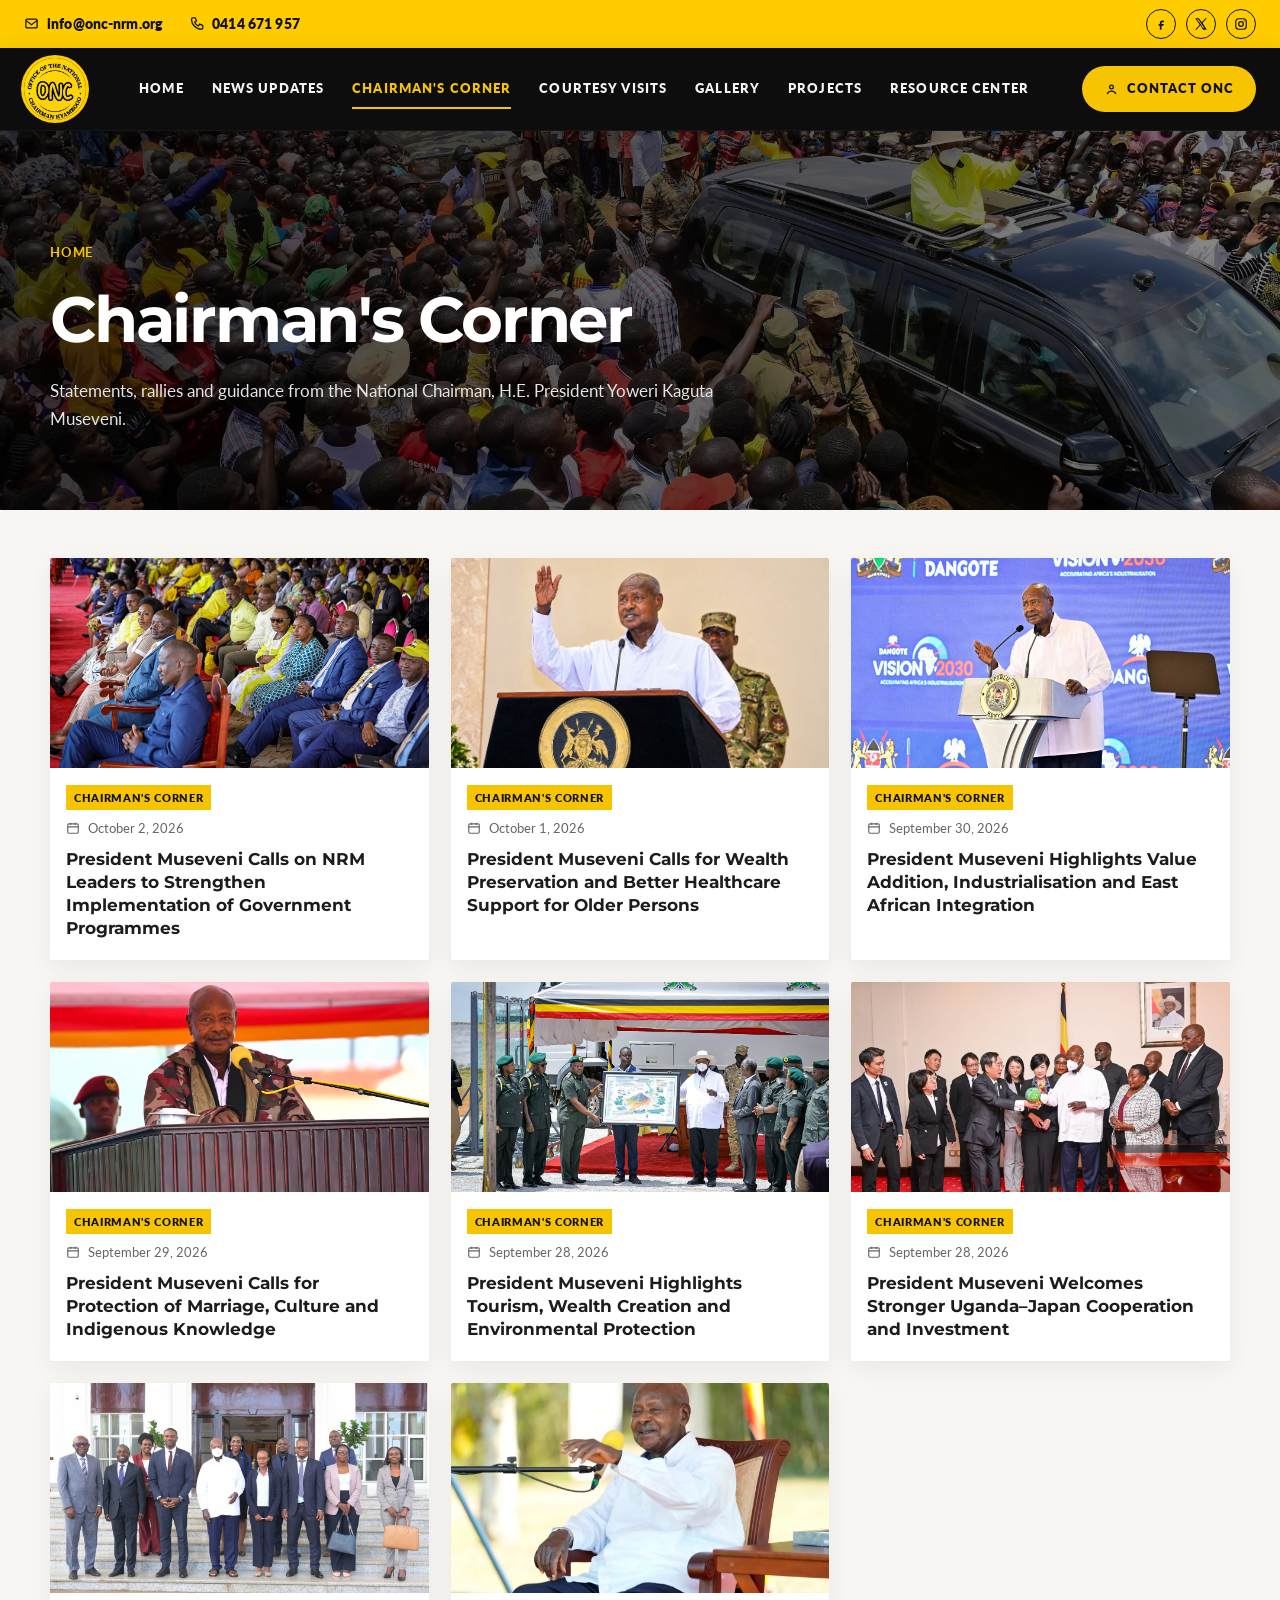
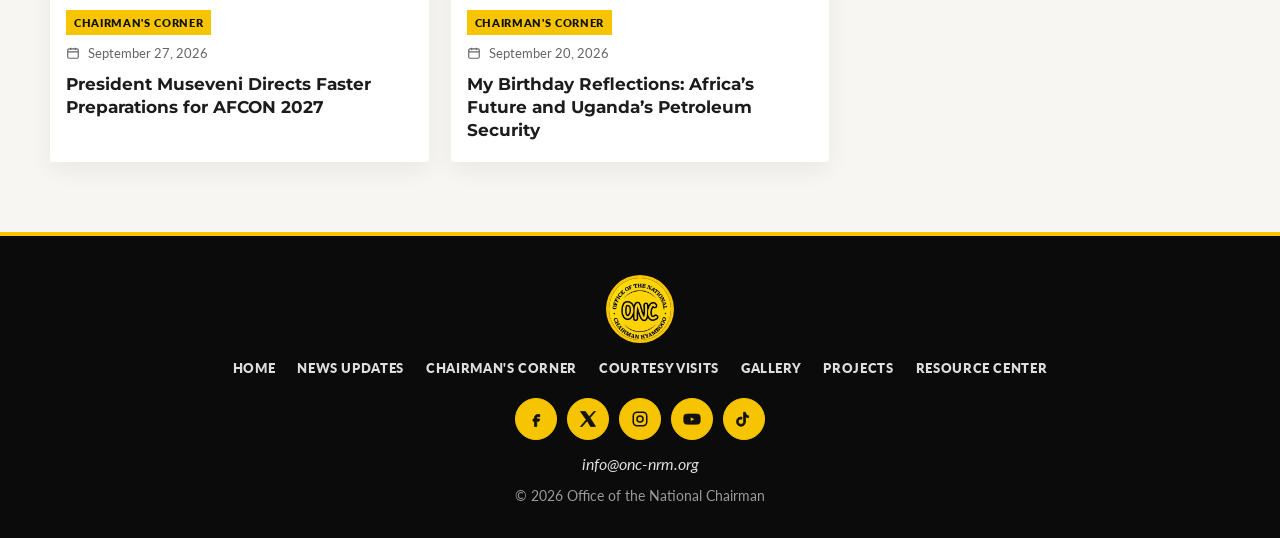
<file: chairman.html>
<!DOCTYPE html>
<html lang="en">
<head>
  <meta charset="UTF-8">
  <meta name="viewport" content="width=device-width, initial-scale=1">
  <title>Chairman's Corner · Office of the National Chairman</title>
  <meta name="description" content="Office of the National Chairman of the NRM. Supporting the National Chairman to implement the party’s principles, policies and programmes.">
  <link rel="icon" href="assets/favicon.png">
  <link rel="preconnect" href="https://fonts.googleapis.com">
  <link rel="preconnect" href="https://fonts.gstatic.com" crossorigin>
  <link href="https://fonts.googleapis.com/css2?family=Lato:ital,wght@0,400;0,700;1,400&family=Montserrat:wght@600;700;800&display=swap" rel="stylesheet">
  <link rel="stylesheet" href="css/style.css">
</head>
<body>

<div class="topbar">
  <div class="container topbar-inner">
    <a class="logo" href="index.html"><img src="assets/logo.png" alt="ONC logo"></a>
    <div class="top-meta">
      <a class="top-link" href="mailto:info@onc-nrm.org"><svg viewBox="0 0 24 24" fill="none" stroke="currentColor" stroke-width="2"><rect x="3" y="5" width="18" height="14" rx="2"/><path d="M3 7l9 7 9-7"/></svg>info@onc-nrm.org</a>
      <a class="top-link" href="tel:+256414671957"><svg viewBox="0 0 24 24" fill="none" stroke="currentColor" stroke-width="2"><path d="M6 3h4l2 5-3 2a12 12 0 006 6l2-3 5 2v4a2 2 0 01-2 2A16 16 0 014 5a2 2 0 012-2z"/></svg>0414 671 957</a>
    </div>
    <span class="spacer"></span>
    <a class="btn btn-dark" href="contact.html"><svg viewBox="0 0 24 24" fill="none" stroke="currentColor" stroke-width="2"><circle cx="12" cy="8" r="3"/><path d="M5 19c1.5-3 4-4.5 7-4.5S17.5 16 19 19"/></svg>CONTACT ONC</a>
    <div class="socials">
      <a href="https://www.facebook.com/yonasatransition" aria-label="Facebook" target="_blank" rel="noreferrer"><svg viewBox="0 0 24 24" fill="currentColor"><path d="M14 9h3V6h-3c-2.2 0-4 1.8-4 4v2H8v3h2v7h3v-7h3l1-3h-4V10c0-.6.4-1 1-1z"/></svg></a>
      <a href="https://x.com/Onc_nrm1" aria-label="X" target="_blank" rel="noreferrer"><svg viewBox="0 0 24 24" fill="currentColor"><path d="M14.7 10.3L22 2h-2.2l-6.2 7.1L8.4 2H2l7.7 11.1L2 22h2.2l6.8-7.8L15.4 22H22l-7.3-11.7zM12.1 13L4.8 3.7h2.4l10.1 14.6h-2.4L12.1 13z"/></svg></a>
      <a href="https://www.instagram.com/onc_nrm" aria-label="Instagram" target="_blank" rel="noreferrer"><svg viewBox="0 0 24 24" fill="none" stroke="currentColor" stroke-width="2"><rect x="3" y="3" width="18" height="18" rx="5"/><circle cx="12" cy="12" r="4"/><circle cx="17.5" cy="6.5" r="1" fill="currentColor" stroke="none"/></svg></a>
    </div>
    <button class="menu-btn" type="button" data-menu>MENU <span class="bars"></span></button>
  </div>
</div>
<header class="navbar">
  <div class="container nav-inner">
    <a class="logo" href="index.html"><img src="assets/logo.png" alt="ONC logo"></a>
    <nav class="nav-links"><a href="index.html">HOME</a><a href="news.html">NEWS UPDATES</a><a href="chairman.html" class="active">CHAIRMAN'S CORNER</a><a href="courtesy.html">COURTESY VISITS</a><a href="gallery.html">GALLERY</a><a href="projects.html">PROJECTS</a><a href="resources.html">RESOURCE CENTER</a></nav>
    <span class="spacer"></span>
    <a class="btn btn-yellow" href="contact.html"><svg viewBox="0 0 24 24" fill="none" stroke="currentColor" stroke-width="2"><circle cx="12" cy="8" r="3"/><path d="M5 19c1.5-3 4-4.5 7-4.5S17.5 16 19 19"/></svg>CONTACT ONC</a>
    <button class="menu-btn light" type="button" data-menu>MENU <span class="bars"></span></button>
  </div>
</header>
<div class="drawer" data-drawer>
  <div class="drawer-panel">
    <button class="drawer-close" type="button" data-close aria-label="Close menu">&times;</button>
    <a href="index.html">HOME</a>
    <a href="news.html">NEWS UPDATES</a>
    <a href="chairman.html">CHAIRMAN'S CORNER</a>
    <a href="courtesy.html">COURTESY VISITS</a>
    <a href="gallery.html">GALLERY</a>
    <a href="projects.html">PROJECTS</a>
    <a href="resources.html">RESOURCE CENTER</a>
    <a href="contact.html">CONTACT ONC</a>
  </div>
</div>


<section class="page-hero" style="background-image:url('assets/hero-3.jpeg')">
  <div class="container">
    <a class="crumb" href="index.html">HOME</a>
    <h1>Chairman's Corner</h1>
    <p>Statements, rallies and guidance from the National Chairman, H.E. President Yoweri Kaguta Museveni.</p>
  </div>
</section>
<section class="listing"><div class="container cards" data-list="chairman"></div></section>


<footer class="site-footer">
  <div class="container">
    <nav class="footer-links">
      <a href="index.html">HOME</a>
      <a href="news.html">NEWS UPDATES</a>
      <a href="chairman.html">CHAIRMAN'S CORNER</a>
      <a href="courtesy.html">COURTESY VISITS</a>
      <a href="gallery.html">GALLERY</a>
      <a href="projects.html">PROJECTS</a>
      <a href="resources.html">RESOURCE CENTER</a>
    </nav>
    <div class="footer-socials">
      <a href="https://www.facebook.com/yonasatransition" aria-label="Facebook" target="_blank" rel="noreferrer"><svg viewBox="0 0 24 24" fill="currentColor"><path d="M14 9h3V6h-3c-2.2 0-4 1.8-4 4v2H8v3h2v7h3v-7h3l1-3h-4V10c0-.6.4-1 1-1z"/></svg></a>
      <a href="https://x.com/Onc_nrm1" aria-label="X" target="_blank" rel="noreferrer"><svg viewBox="0 0 24 24" fill="currentColor"><path d="M14.7 10.3L22 2h-2.2l-6.2 7.1L8.4 2H2l7.7 11.1L2 22h2.2l6.8-7.8L15.4 22H22l-7.3-11.7z"/></svg></a>
      <a href="https://www.instagram.com/onc_nrm" aria-label="Instagram" target="_blank" rel="noreferrer"><svg viewBox="0 0 24 24" fill="none" stroke="currentColor" stroke-width="2"><rect x="3" y="3" width="18" height="18" rx="5"/><circle cx="12" cy="12" r="4"/></svg></a>
      <a href="https://www.youtube.com/@OncMediaDesk" aria-label="YouTube" target="_blank" rel="noreferrer"><svg viewBox="0 0 24 24" fill="currentColor"><path d="M23 12.2s0-3.2-.4-4.6c-.2-.9-.9-1.6-1.8-1.8C19.2 5.4 12 5.4 12 5.4s-7.2 0-8.8.4c-.9.2-1.6.9-1.8 1.8C1 9 1 12.2 1 12.2s0 3.2.4 4.6c.2.9.9 1.6 1.8 1.8 1.6.4 8.8.4 8.8.4s7.2 0 8.8-.4c.9-.2 1.6-.9 1.8-1.8.4-1.4.4-4.6.4-4.6zM9.8 15.5v-6.6l6.2 3.3-6.2 3.3z"/></svg></a>
      <a href="https://www.tiktok.com/@onc_nrm" aria-label="TikTok" target="_blank" rel="noreferrer"><svg viewBox="0 0 24 24" fill="currentColor"><path d="M14 3c.4 2.6 1.8 4.4 4.2 4.8v2.5c-1.5 0-2.9-.5-4.2-1.4v6.6c0 3.4-2.6 6.1-6 6.1S2 18.9 2 15.5 4.6 9.4 8 9.4c.4 0 .8 0 1.2.1v2.7c-.4-.2-.8-.3-1.2-.3-2 0-3.5 1.6-3.5 3.6s1.5 3.6 3.5 3.6 3.4-1.5 3.4-3.5V3H14z"/></svg></a>
    </div>
    <p class="mail"><a href="mailto:info@onc-nrm.org">info@onc-nrm.org</a></p>
    <p class="copy">© 2026 Office of the National Chairman</p>
  </div>
</footer>
<button class="to-top" type="button" data-top aria-label="Back to top">↑</button>


<script src="js/posts.js"></script>
<script src="js/main.js"></script>
</body>
</html>
</file>
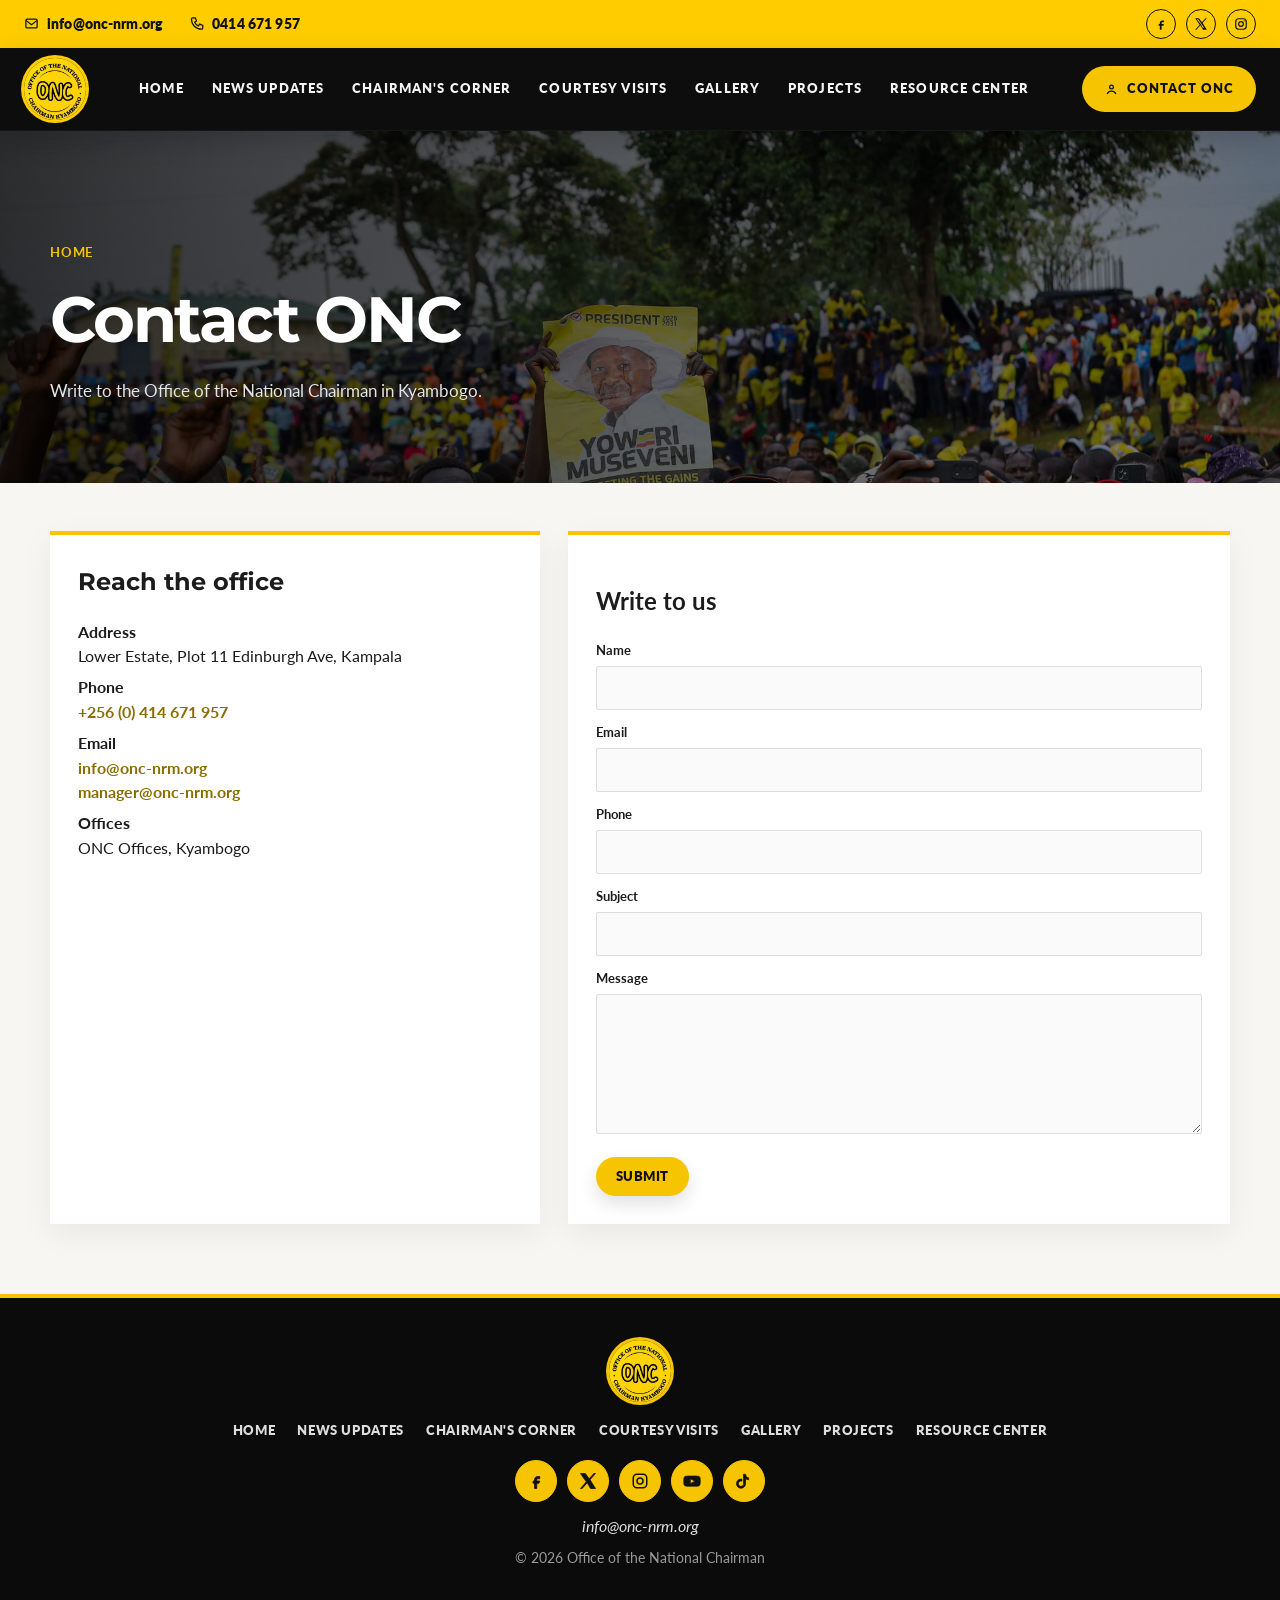
<file: contact.html>
<!DOCTYPE html>
<html lang="en">
<head>
  <meta charset="UTF-8">
  <meta name="viewport" content="width=device-width, initial-scale=1">
  <title>Contact ONC · Office of the National Chairman</title>
  <meta name="description" content="Office of the National Chairman of the NRM. Supporting the National Chairman to implement the party’s principles, policies and programmes.">
  <link rel="icon" href="assets/favicon.png">
  <link rel="preconnect" href="https://fonts.googleapis.com">
  <link rel="preconnect" href="https://fonts.gstatic.com" crossorigin>
  <link href="https://fonts.googleapis.com/css2?family=Lato:ital,wght@0,400;0,700;1,400&family=Montserrat:wght@600;700;800&display=swap" rel="stylesheet">
  <link rel="stylesheet" href="css/style.css">
</head>
<body>

<div class="topbar">
  <div class="container topbar-inner">
    <a class="logo" href="index.html"><img src="assets/logo.png" alt="ONC logo"></a>
    <div class="top-meta">
      <a class="top-link" href="mailto:info@onc-nrm.org"><svg viewBox="0 0 24 24" fill="none" stroke="currentColor" stroke-width="2"><rect x="3" y="5" width="18" height="14" rx="2"/><path d="M3 7l9 7 9-7"/></svg>info@onc-nrm.org</a>
      <a class="top-link" href="tel:+256414671957"><svg viewBox="0 0 24 24" fill="none" stroke="currentColor" stroke-width="2"><path d="M6 3h4l2 5-3 2a12 12 0 006 6l2-3 5 2v4a2 2 0 01-2 2A16 16 0 014 5a2 2 0 012-2z"/></svg>0414 671 957</a>
    </div>
    <span class="spacer"></span>
    <a class="btn btn-dark" href="contact.html"><svg viewBox="0 0 24 24" fill="none" stroke="currentColor" stroke-width="2"><circle cx="12" cy="8" r="3"/><path d="M5 19c1.5-3 4-4.5 7-4.5S17.5 16 19 19"/></svg>CONTACT ONC</a>
    <div class="socials">
      <a href="https://www.facebook.com/yonasatransition" aria-label="Facebook" target="_blank" rel="noreferrer"><svg viewBox="0 0 24 24" fill="currentColor"><path d="M14 9h3V6h-3c-2.2 0-4 1.8-4 4v2H8v3h2v7h3v-7h3l1-3h-4V10c0-.6.4-1 1-1z"/></svg></a>
      <a href="https://x.com/Onc_nrm1" aria-label="X" target="_blank" rel="noreferrer"><svg viewBox="0 0 24 24" fill="currentColor"><path d="M14.7 10.3L22 2h-2.2l-6.2 7.1L8.4 2H2l7.7 11.1L2 22h2.2l6.8-7.8L15.4 22H22l-7.3-11.7zM12.1 13L4.8 3.7h2.4l10.1 14.6h-2.4L12.1 13z"/></svg></a>
      <a href="https://www.instagram.com/onc_nrm" aria-label="Instagram" target="_blank" rel="noreferrer"><svg viewBox="0 0 24 24" fill="none" stroke="currentColor" stroke-width="2"><rect x="3" y="3" width="18" height="18" rx="5"/><circle cx="12" cy="12" r="4"/><circle cx="17.5" cy="6.5" r="1" fill="currentColor" stroke="none"/></svg></a>
    </div>
    <button class="menu-btn" type="button" data-menu>MENU <span class="bars"></span></button>
  </div>
</div>
<header class="navbar">
  <div class="container nav-inner">
    <a class="logo" href="index.html"><img src="assets/logo.png" alt="ONC logo"></a>
    <nav class="nav-links"><a href="index.html">HOME</a><a href="news.html">NEWS UPDATES</a><a href="chairman.html">CHAIRMAN'S CORNER</a><a href="courtesy.html">COURTESY VISITS</a><a href="gallery.html">GALLERY</a><a href="projects.html">PROJECTS</a><a href="resources.html">RESOURCE CENTER</a></nav>
    <span class="spacer"></span>
    <a class="btn btn-yellow" href="contact.html"><svg viewBox="0 0 24 24" fill="none" stroke="currentColor" stroke-width="2"><circle cx="12" cy="8" r="3"/><path d="M5 19c1.5-3 4-4.5 7-4.5S17.5 16 19 19"/></svg>CONTACT ONC</a>
    <button class="menu-btn light" type="button" data-menu>MENU <span class="bars"></span></button>
  </div>
</header>
<div class="drawer" data-drawer>
  <div class="drawer-panel">
    <button class="drawer-close" type="button" data-close aria-label="Close menu">&times;</button>
    <a href="index.html">HOME</a>
    <a href="news.html">NEWS UPDATES</a>
    <a href="chairman.html">CHAIRMAN'S CORNER</a>
    <a href="courtesy.html">COURTESY VISITS</a>
    <a href="gallery.html">GALLERY</a>
    <a href="projects.html">PROJECTS</a>
    <a href="resources.html">RESOURCE CENTER</a>
    <a href="contact.html">CONTACT ONC</a>
  </div>
</div>


<section class="page-hero" style="background-image:url('assets/hero-2.jpeg')">
  <div class="container">
    <a class="crumb" href="index.html">HOME</a>
    <h1>Contact ONC</h1>
    <p>Write to the Office of the National Chairman in Kyambogo.</p>
  </div>
</section>
<section class="listing">
  <div class="container contact-grid">
    <div class="contact-card">
      <h2>Reach the office</h2>
      <p><strong>Address</strong><br>Lower Estate, Plot 11 Edinburgh Ave, Kampala</p>
      <p><strong>Phone</strong><br><a href="tel:+256414671957">+256 (0) 414 671 957</a></p>
      <p><strong>Email</strong><br><a href="mailto:info@onc-nrm.org">info@onc-nrm.org</a><br><a href="mailto:manager@onc-nrm.org">manager@onc-nrm.org</a></p>
      <p><strong>Offices</strong><br>ONC Offices, Kyambogo</p>
    </div>
    <form class="form-card" data-contact>
      <h2>Write to us</h2>
      <label for="name">Name</label>
      <input id="name" name="name" required>
      <label for="email">Email</label>
      <input id="email" name="email" type="email" required>
      <label for="phone">Phone</label>
      <input id="phone" name="phone" type="tel">
      <label for="subject">Subject</label>
      <input id="subject" name="subject" required>
      <label for="message">Message</label>
      <textarea id="message" name="message" required></textarea>
      <button class="btn btn-yellow" type="submit">SUBMIT</button>
      <div class="form-success" data-success>Your message has been received. The office will be in touch.</div>
    </form>
  </div>
</section>


<footer class="site-footer">
  <div class="container">
    <nav class="footer-links">
      <a href="index.html">HOME</a>
      <a href="news.html">NEWS UPDATES</a>
      <a href="chairman.html">CHAIRMAN'S CORNER</a>
      <a href="courtesy.html">COURTESY VISITS</a>
      <a href="gallery.html">GALLERY</a>
      <a href="projects.html">PROJECTS</a>
      <a href="resources.html">RESOURCE CENTER</a>
    </nav>
    <div class="footer-socials">
      <a href="https://www.facebook.com/yonasatransition" aria-label="Facebook" target="_blank" rel="noreferrer"><svg viewBox="0 0 24 24" fill="currentColor"><path d="M14 9h3V6h-3c-2.2 0-4 1.8-4 4v2H8v3h2v7h3v-7h3l1-3h-4V10c0-.6.4-1 1-1z"/></svg></a>
      <a href="https://x.com/Onc_nrm1" aria-label="X" target="_blank" rel="noreferrer"><svg viewBox="0 0 24 24" fill="currentColor"><path d="M14.7 10.3L22 2h-2.2l-6.2 7.1L8.4 2H2l7.7 11.1L2 22h2.2l6.8-7.8L15.4 22H22l-7.3-11.7z"/></svg></a>
      <a href="https://www.instagram.com/onc_nrm" aria-label="Instagram" target="_blank" rel="noreferrer"><svg viewBox="0 0 24 24" fill="none" stroke="currentColor" stroke-width="2"><rect x="3" y="3" width="18" height="18" rx="5"/><circle cx="12" cy="12" r="4"/></svg></a>
      <a href="https://www.youtube.com/@OncMediaDesk" aria-label="YouTube" target="_blank" rel="noreferrer"><svg viewBox="0 0 24 24" fill="currentColor"><path d="M23 12.2s0-3.2-.4-4.6c-.2-.9-.9-1.6-1.8-1.8C19.2 5.4 12 5.4 12 5.4s-7.2 0-8.8.4c-.9.2-1.6.9-1.8 1.8C1 9 1 12.2 1 12.2s0 3.2.4 4.6c.2.9.9 1.6 1.8 1.8 1.6.4 8.8.4 8.8.4s7.2 0 8.8-.4c.9-.2 1.6-.9 1.8-1.8.4-1.4.4-4.6.4-4.6zM9.8 15.5v-6.6l6.2 3.3-6.2 3.3z"/></svg></a>
      <a href="https://www.tiktok.com/@onc_nrm" aria-label="TikTok" target="_blank" rel="noreferrer"><svg viewBox="0 0 24 24" fill="currentColor"><path d="M14 3c.4 2.6 1.8 4.4 4.2 4.8v2.5c-1.5 0-2.9-.5-4.2-1.4v6.6c0 3.4-2.6 6.1-6 6.1S2 18.9 2 15.5 4.6 9.4 8 9.4c.4 0 .8 0 1.2.1v2.7c-.4-.2-.8-.3-1.2-.3-2 0-3.5 1.6-3.5 3.6s1.5 3.6 3.5 3.6 3.4-1.5 3.4-3.5V3H14z"/></svg></a>
    </div>
    <p class="mail"><a href="mailto:info@onc-nrm.org">info@onc-nrm.org</a></p>
    <p class="copy">© 2026 Office of the National Chairman</p>
  </div>
</footer>
<button class="to-top" type="button" data-top aria-label="Back to top">↑</button>


<script src="js/posts.js"></script>
<script src="js/main.js"></script>
</body>
</html>
</file>
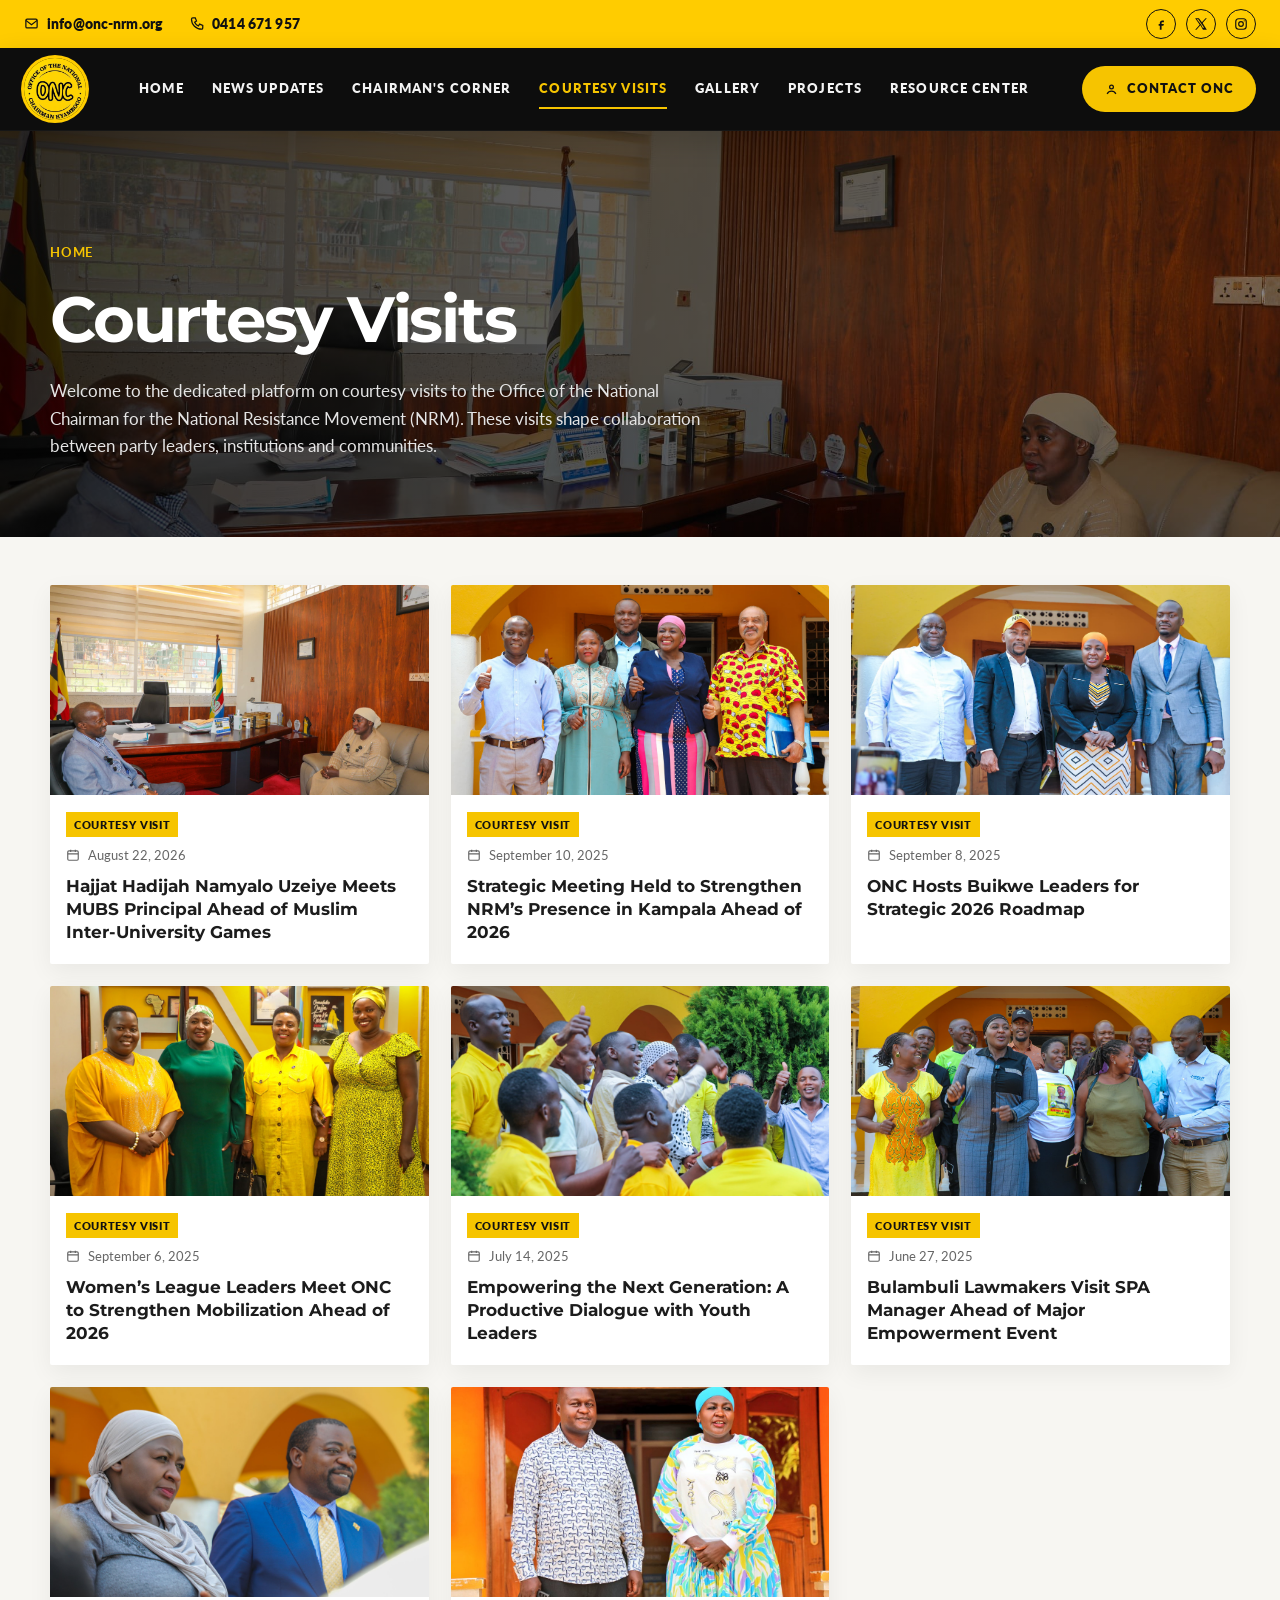
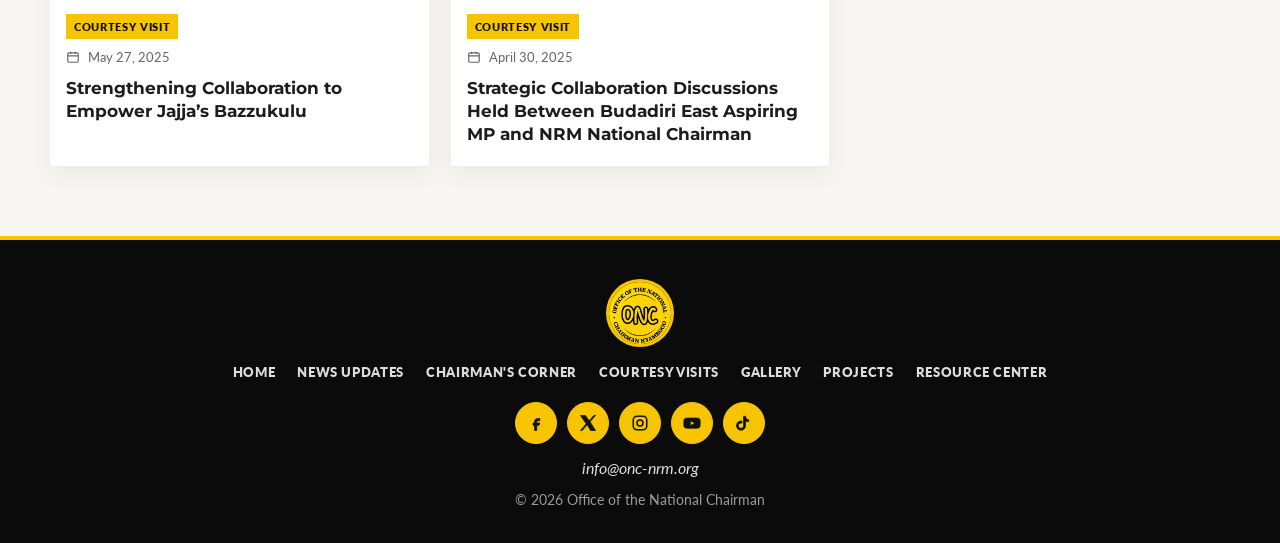
<file: courtesy.html>
<!DOCTYPE html>
<html lang="en">
<head>
  <meta charset="UTF-8">
  <meta name="viewport" content="width=device-width, initial-scale=1">
  <title>Courtesy Visits · Office of the National Chairman</title>
  <meta name="description" content="Office of the National Chairman of the NRM. Supporting the National Chairman to implement the party’s principles, policies and programmes.">
  <link rel="icon" href="assets/favicon.png">
  <link rel="preconnect" href="https://fonts.googleapis.com">
  <link rel="preconnect" href="https://fonts.gstatic.com" crossorigin>
  <link href="https://fonts.googleapis.com/css2?family=Lato:ital,wght@0,400;0,700;1,400&family=Montserrat:wght@600;700;800&display=swap" rel="stylesheet">
  <link rel="stylesheet" href="css/style.css">
</head>
<body>

<div class="topbar">
  <div class="container topbar-inner">
    <a class="logo" href="index.html"><img src="assets/logo.png" alt="ONC logo"></a>
    <div class="top-meta">
      <a class="top-link" href="mailto:info@onc-nrm.org"><svg viewBox="0 0 24 24" fill="none" stroke="currentColor" stroke-width="2"><rect x="3" y="5" width="18" height="14" rx="2"/><path d="M3 7l9 7 9-7"/></svg>info@onc-nrm.org</a>
      <a class="top-link" href="tel:+256414671957"><svg viewBox="0 0 24 24" fill="none" stroke="currentColor" stroke-width="2"><path d="M6 3h4l2 5-3 2a12 12 0 006 6l2-3 5 2v4a2 2 0 01-2 2A16 16 0 014 5a2 2 0 012-2z"/></svg>0414 671 957</a>
    </div>
    <span class="spacer"></span>
    <a class="btn btn-dark" href="contact.html"><svg viewBox="0 0 24 24" fill="none" stroke="currentColor" stroke-width="2"><circle cx="12" cy="8" r="3"/><path d="M5 19c1.5-3 4-4.5 7-4.5S17.5 16 19 19"/></svg>CONTACT ONC</a>
    <div class="socials">
      <a href="https://www.facebook.com/yonasatransition" aria-label="Facebook" target="_blank" rel="noreferrer"><svg viewBox="0 0 24 24" fill="currentColor"><path d="M14 9h3V6h-3c-2.2 0-4 1.8-4 4v2H8v3h2v7h3v-7h3l1-3h-4V10c0-.6.4-1 1-1z"/></svg></a>
      <a href="https://x.com/Onc_nrm1" aria-label="X" target="_blank" rel="noreferrer"><svg viewBox="0 0 24 24" fill="currentColor"><path d="M14.7 10.3L22 2h-2.2l-6.2 7.1L8.4 2H2l7.7 11.1L2 22h2.2l6.8-7.8L15.4 22H22l-7.3-11.7zM12.1 13L4.8 3.7h2.4l10.1 14.6h-2.4L12.1 13z"/></svg></a>
      <a href="https://www.instagram.com/onc_nrm" aria-label="Instagram" target="_blank" rel="noreferrer"><svg viewBox="0 0 24 24" fill="none" stroke="currentColor" stroke-width="2"><rect x="3" y="3" width="18" height="18" rx="5"/><circle cx="12" cy="12" r="4"/><circle cx="17.5" cy="6.5" r="1" fill="currentColor" stroke="none"/></svg></a>
    </div>
    <button class="menu-btn" type="button" data-menu>MENU <span class="bars"></span></button>
  </div>
</div>
<header class="navbar">
  <div class="container nav-inner">
    <a class="logo" href="index.html"><img src="assets/logo.png" alt="ONC logo"></a>
    <nav class="nav-links"><a href="index.html">HOME</a><a href="news.html">NEWS UPDATES</a><a href="chairman.html">CHAIRMAN'S CORNER</a><a href="courtesy.html" class="active">COURTESY VISITS</a><a href="gallery.html">GALLERY</a><a href="projects.html">PROJECTS</a><a href="resources.html">RESOURCE CENTER</a></nav>
    <span class="spacer"></span>
    <a class="btn btn-yellow" href="contact.html"><svg viewBox="0 0 24 24" fill="none" stroke="currentColor" stroke-width="2"><circle cx="12" cy="8" r="3"/><path d="M5 19c1.5-3 4-4.5 7-4.5S17.5 16 19 19"/></svg>CONTACT ONC</a>
    <button class="menu-btn light" type="button" data-menu>MENU <span class="bars"></span></button>
  </div>
</header>
<div class="drawer" data-drawer>
  <div class="drawer-panel">
    <button class="drawer-close" type="button" data-close aria-label="Close menu">&times;</button>
    <a href="index.html">HOME</a>
    <a href="news.html">NEWS UPDATES</a>
    <a href="chairman.html">CHAIRMAN'S CORNER</a>
    <a href="courtesy.html">COURTESY VISITS</a>
    <a href="gallery.html">GALLERY</a>
    <a href="projects.html">PROJECTS</a>
    <a href="resources.html">RESOURCE CENTER</a>
    <a href="contact.html">CONTACT ONC</a>
  </div>
</div>


<section class="page-hero" style="background-image:url('assets/namyalo-bg.jpeg')">
  <div class="container">
    <a class="crumb" href="index.html">HOME</a>
    <h1>Courtesy Visits</h1>
    <p>Welcome to the dedicated platform on courtesy visits to the Office of the National Chairman for the National Resistance Movement (NRM). These visits shape collaboration between party leaders, institutions and communities.</p>
  </div>
</section>
<section class="listing"><div class="container cards" data-list="courtesy"></div></section>


<footer class="site-footer">
  <div class="container">
    <nav class="footer-links">
      <a href="index.html">HOME</a>
      <a href="news.html">NEWS UPDATES</a>
      <a href="chairman.html">CHAIRMAN'S CORNER</a>
      <a href="courtesy.html">COURTESY VISITS</a>
      <a href="gallery.html">GALLERY</a>
      <a href="projects.html">PROJECTS</a>
      <a href="resources.html">RESOURCE CENTER</a>
    </nav>
    <div class="footer-socials">
      <a href="https://www.facebook.com/yonasatransition" aria-label="Facebook" target="_blank" rel="noreferrer"><svg viewBox="0 0 24 24" fill="currentColor"><path d="M14 9h3V6h-3c-2.2 0-4 1.8-4 4v2H8v3h2v7h3v-7h3l1-3h-4V10c0-.6.4-1 1-1z"/></svg></a>
      <a href="https://x.com/Onc_nrm1" aria-label="X" target="_blank" rel="noreferrer"><svg viewBox="0 0 24 24" fill="currentColor"><path d="M14.7 10.3L22 2h-2.2l-6.2 7.1L8.4 2H2l7.7 11.1L2 22h2.2l6.8-7.8L15.4 22H22l-7.3-11.7z"/></svg></a>
      <a href="https://www.instagram.com/onc_nrm" aria-label="Instagram" target="_blank" rel="noreferrer"><svg viewBox="0 0 24 24" fill="none" stroke="currentColor" stroke-width="2"><rect x="3" y="3" width="18" height="18" rx="5"/><circle cx="12" cy="12" r="4"/></svg></a>
      <a href="https://www.youtube.com/@OncMediaDesk" aria-label="YouTube" target="_blank" rel="noreferrer"><svg viewBox="0 0 24 24" fill="currentColor"><path d="M23 12.2s0-3.2-.4-4.6c-.2-.9-.9-1.6-1.8-1.8C19.2 5.4 12 5.4 12 5.4s-7.2 0-8.8.4c-.9.2-1.6.9-1.8 1.8C1 9 1 12.2 1 12.2s0 3.2.4 4.6c.2.9.9 1.6 1.8 1.8 1.6.4 8.8.4 8.8.4s7.2 0 8.8-.4c.9-.2 1.6-.9 1.8-1.8.4-1.4.4-4.6.4-4.6zM9.8 15.5v-6.6l6.2 3.3-6.2 3.3z"/></svg></a>
      <a href="https://www.tiktok.com/@onc_nrm" aria-label="TikTok" target="_blank" rel="noreferrer"><svg viewBox="0 0 24 24" fill="currentColor"><path d="M14 3c.4 2.6 1.8 4.4 4.2 4.8v2.5c-1.5 0-2.9-.5-4.2-1.4v6.6c0 3.4-2.6 6.1-6 6.1S2 18.9 2 15.5 4.6 9.4 8 9.4c.4 0 .8 0 1.2.1v2.7c-.4-.2-.8-.3-1.2-.3-2 0-3.5 1.6-3.5 3.6s1.5 3.6 3.5 3.6 3.4-1.5 3.4-3.5V3H14z"/></svg></a>
    </div>
    <p class="mail"><a href="mailto:info@onc-nrm.org">info@onc-nrm.org</a></p>
    <p class="copy">© 2026 Office of the National Chairman</p>
  </div>
</footer>
<button class="to-top" type="button" data-top aria-label="Back to top">↑</button>


<script src="js/posts.js"></script>
<script src="js/main.js"></script>
</body>
</html>
</file>
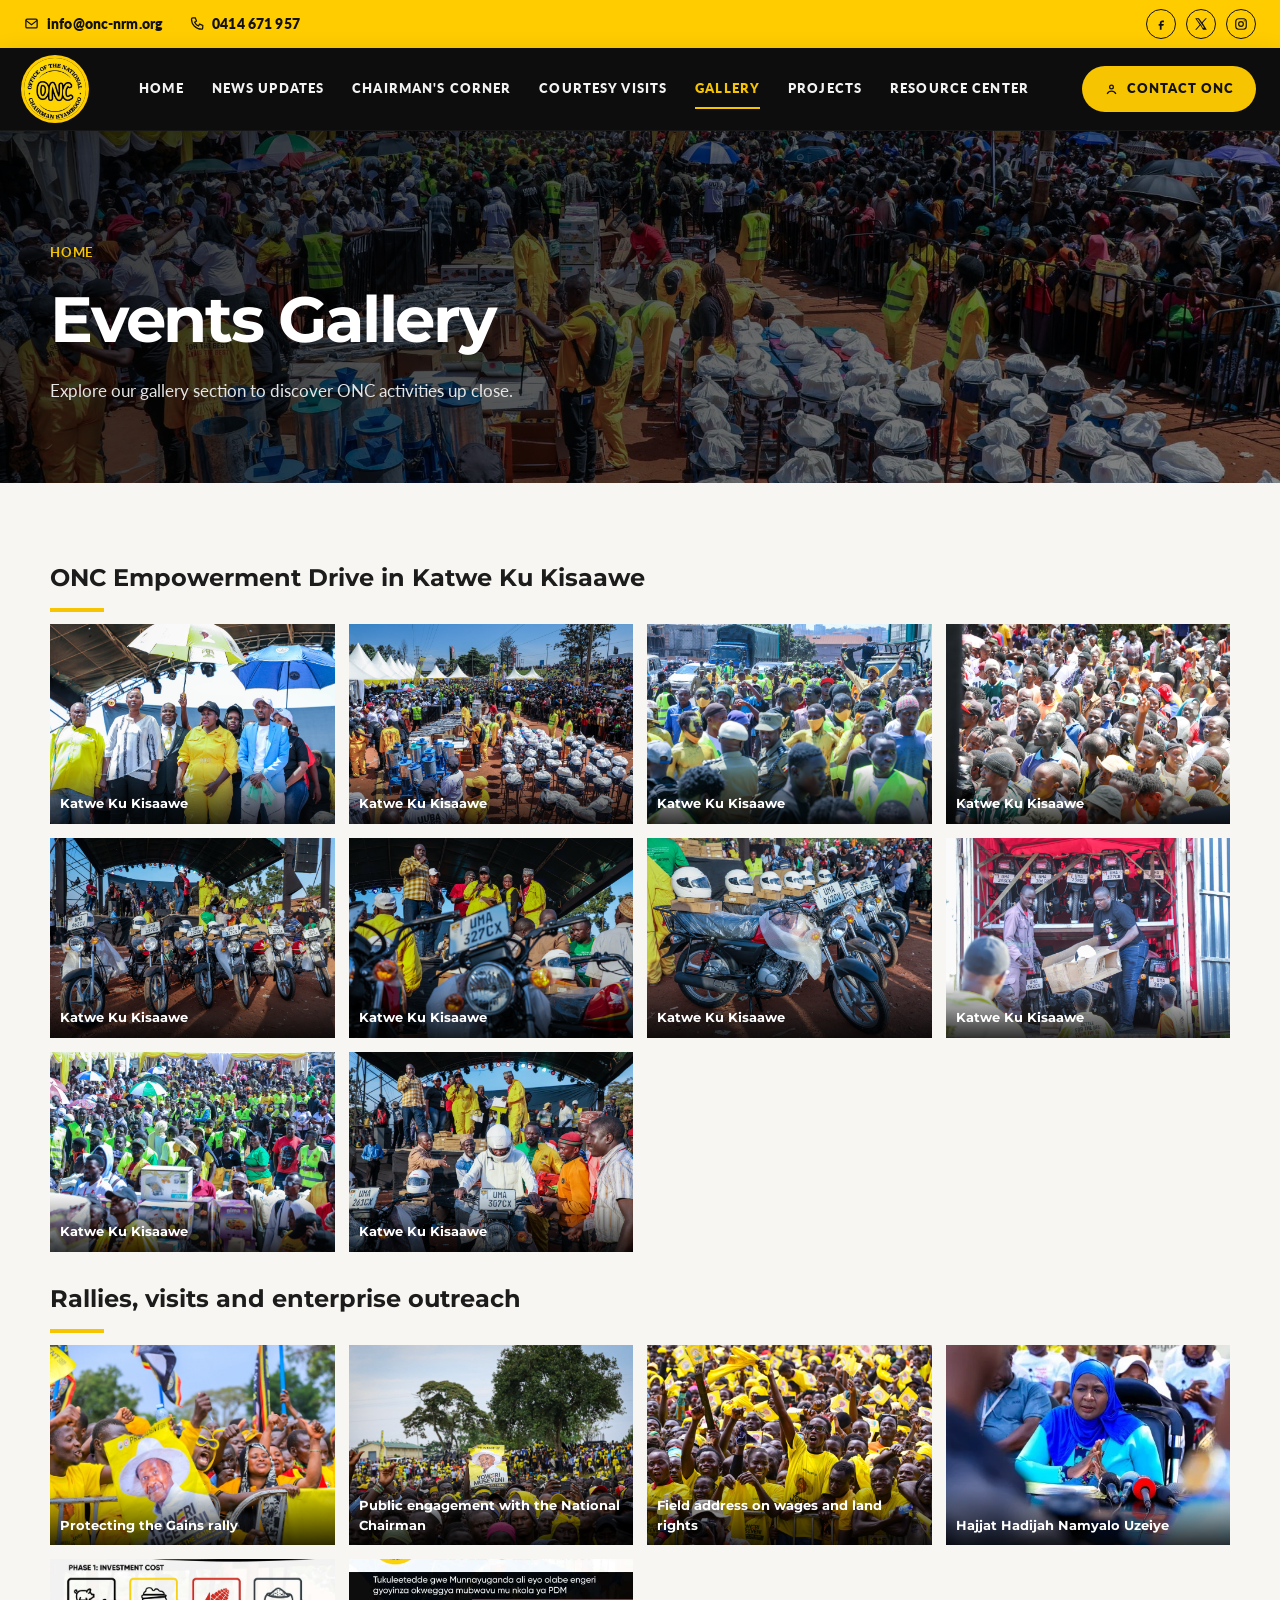
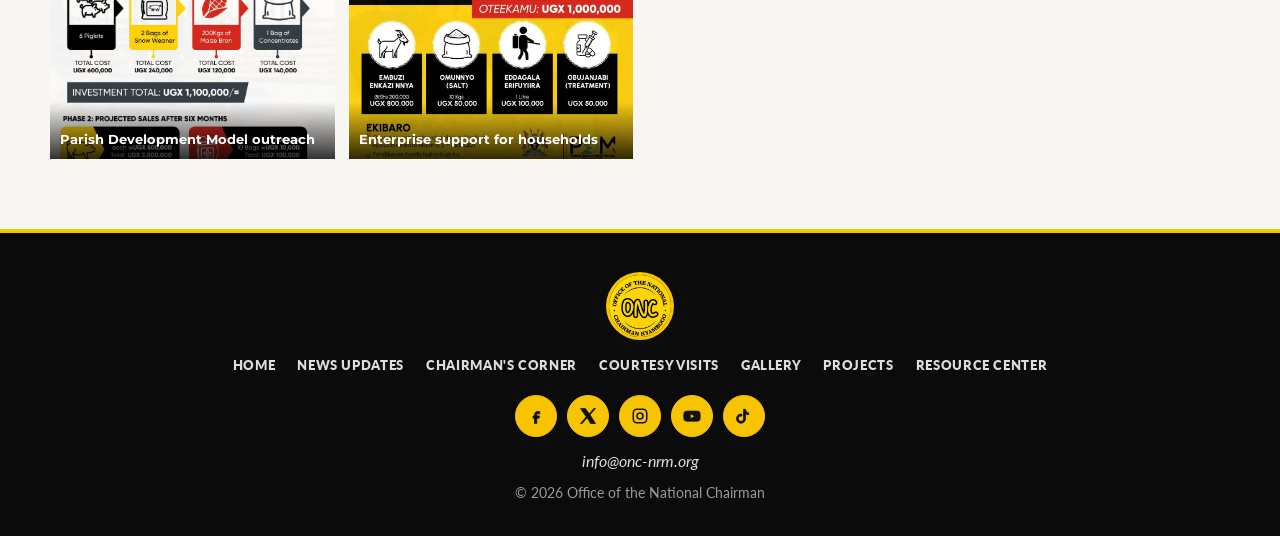
<file: gallery.html>
<!DOCTYPE html>
<html lang="en">
<head>
  <meta charset="UTF-8">
  <meta name="viewport" content="width=device-width, initial-scale=1">
  <title>Gallery · Office of the National Chairman</title>
  <meta name="description" content="Office of the National Chairman of the NRM. Supporting the National Chairman to implement the party’s principles, policies and programmes.">
  <link rel="icon" href="assets/favicon.png">
  <link rel="preconnect" href="https://fonts.googleapis.com">
  <link rel="preconnect" href="https://fonts.gstatic.com" crossorigin>
  <link href="https://fonts.googleapis.com/css2?family=Lato:ital,wght@0,400;0,700;1,400&family=Montserrat:wght@600;700;800&display=swap" rel="stylesheet">
  <link rel="stylesheet" href="css/style.css">
</head>
<body>

<div class="topbar">
  <div class="container topbar-inner">
    <a class="logo" href="index.html"><img src="assets/logo.png" alt="ONC logo"></a>
    <div class="top-meta">
      <a class="top-link" href="mailto:info@onc-nrm.org"><svg viewBox="0 0 24 24" fill="none" stroke="currentColor" stroke-width="2"><rect x="3" y="5" width="18" height="14" rx="2"/><path d="M3 7l9 7 9-7"/></svg>info@onc-nrm.org</a>
      <a class="top-link" href="tel:+256414671957"><svg viewBox="0 0 24 24" fill="none" stroke="currentColor" stroke-width="2"><path d="M6 3h4l2 5-3 2a12 12 0 006 6l2-3 5 2v4a2 2 0 01-2 2A16 16 0 014 5a2 2 0 012-2z"/></svg>0414 671 957</a>
    </div>
    <span class="spacer"></span>
    <a class="btn btn-dark" href="contact.html"><svg viewBox="0 0 24 24" fill="none" stroke="currentColor" stroke-width="2"><circle cx="12" cy="8" r="3"/><path d="M5 19c1.5-3 4-4.5 7-4.5S17.5 16 19 19"/></svg>CONTACT ONC</a>
    <div class="socials">
      <a href="https://www.facebook.com/yonasatransition" aria-label="Facebook" target="_blank" rel="noreferrer"><svg viewBox="0 0 24 24" fill="currentColor"><path d="M14 9h3V6h-3c-2.2 0-4 1.8-4 4v2H8v3h2v7h3v-7h3l1-3h-4V10c0-.6.4-1 1-1z"/></svg></a>
      <a href="https://x.com/Onc_nrm1" aria-label="X" target="_blank" rel="noreferrer"><svg viewBox="0 0 24 24" fill="currentColor"><path d="M14.7 10.3L22 2h-2.2l-6.2 7.1L8.4 2H2l7.7 11.1L2 22h2.2l6.8-7.8L15.4 22H22l-7.3-11.7zM12.1 13L4.8 3.7h2.4l10.1 14.6h-2.4L12.1 13z"/></svg></a>
      <a href="https://www.instagram.com/onc_nrm" aria-label="Instagram" target="_blank" rel="noreferrer"><svg viewBox="0 0 24 24" fill="none" stroke="currentColor" stroke-width="2"><rect x="3" y="3" width="18" height="18" rx="5"/><circle cx="12" cy="12" r="4"/><circle cx="17.5" cy="6.5" r="1" fill="currentColor" stroke="none"/></svg></a>
    </div>
    <button class="menu-btn" type="button" data-menu>MENU <span class="bars"></span></button>
  </div>
</div>
<header class="navbar">
  <div class="container nav-inner">
    <a class="logo" href="index.html"><img src="assets/logo.png" alt="ONC logo"></a>
    <nav class="nav-links"><a href="index.html">HOME</a><a href="news.html">NEWS UPDATES</a><a href="chairman.html">CHAIRMAN'S CORNER</a><a href="courtesy.html">COURTESY VISITS</a><a href="gallery.html" class="active">GALLERY</a><a href="projects.html">PROJECTS</a><a href="resources.html">RESOURCE CENTER</a></nav>
    <span class="spacer"></span>
    <a class="btn btn-yellow" href="contact.html"><svg viewBox="0 0 24 24" fill="none" stroke="currentColor" stroke-width="2"><circle cx="12" cy="8" r="3"/><path d="M5 19c1.5-3 4-4.5 7-4.5S17.5 16 19 19"/></svg>CONTACT ONC</a>
    <button class="menu-btn light" type="button" data-menu>MENU <span class="bars"></span></button>
  </div>
</header>
<div class="drawer" data-drawer>
  <div class="drawer-panel">
    <button class="drawer-close" type="button" data-close aria-label="Close menu">&times;</button>
    <a href="index.html">HOME</a>
    <a href="news.html">NEWS UPDATES</a>
    <a href="chairman.html">CHAIRMAN'S CORNER</a>
    <a href="courtesy.html">COURTESY VISITS</a>
    <a href="gallery.html">GALLERY</a>
    <a href="projects.html">PROJECTS</a>
    <a href="resources.html">RESOURCE CENTER</a>
    <a href="contact.html">CONTACT ONC</a>
  </div>
</div>


<section class="page-hero" style="background-image:url('assets/showcase/katwe-02.jpeg')">
  <div class="container">
    <a class="crumb" href="index.html">HOME</a>
    <h1>Events Gallery</h1>
    <p>Explore our gallery section to discover ONC activities up close.</p>
  </div>
</section>
<section class="listing">
  <div class="container">
    <h2 class="album-label">ONC Empowerment Drive in Katwe Ku Kisaawe</h2>
    <div class="gallery-grid"><figure data-photo="assets/showcase/katwe-01.jpeg" data-caption="ONC Empowerment Drive in Katwe Ku Kisaawe"><img src="assets/showcase/katwe-01.jpeg" alt="Katwe Ku Kisaawe empowerment drive"><figcaption>Katwe Ku Kisaawe</figcaption></figure><figure data-photo="assets/showcase/katwe-02.jpeg" data-caption="ONC Empowerment Drive in Katwe Ku Kisaawe"><img src="assets/showcase/katwe-02.jpeg" alt="Katwe Ku Kisaawe empowerment drive"><figcaption>Katwe Ku Kisaawe</figcaption></figure><figure data-photo="assets/showcase/katwe-03.jpeg" data-caption="ONC Empowerment Drive in Katwe Ku Kisaawe"><img src="assets/showcase/katwe-03.jpeg" alt="Katwe Ku Kisaawe empowerment drive"><figcaption>Katwe Ku Kisaawe</figcaption></figure><figure data-photo="assets/showcase/katwe-04.jpeg" data-caption="ONC Empowerment Drive in Katwe Ku Kisaawe"><img src="assets/showcase/katwe-04.jpeg" alt="Katwe Ku Kisaawe empowerment drive"><figcaption>Katwe Ku Kisaawe</figcaption></figure><figure data-photo="assets/showcase/katwe-05.jpeg" data-caption="ONC Empowerment Drive in Katwe Ku Kisaawe"><img src="assets/showcase/katwe-05.jpeg" alt="Katwe Ku Kisaawe empowerment drive"><figcaption>Katwe Ku Kisaawe</figcaption></figure><figure data-photo="assets/showcase/katwe-06.jpeg" data-caption="ONC Empowerment Drive in Katwe Ku Kisaawe"><img src="assets/showcase/katwe-06.jpeg" alt="Katwe Ku Kisaawe empowerment drive"><figcaption>Katwe Ku Kisaawe</figcaption></figure><figure data-photo="assets/showcase/katwe-07.jpeg" data-caption="ONC Empowerment Drive in Katwe Ku Kisaawe"><img src="assets/showcase/katwe-07.jpeg" alt="Katwe Ku Kisaawe empowerment drive"><figcaption>Katwe Ku Kisaawe</figcaption></figure><figure data-photo="assets/showcase/katwe-08.jpeg" data-caption="ONC Empowerment Drive in Katwe Ku Kisaawe"><img src="assets/showcase/katwe-08.jpeg" alt="Katwe Ku Kisaawe empowerment drive"><figcaption>Katwe Ku Kisaawe</figcaption></figure><figure data-photo="assets/showcase/katwe-09.jpeg" data-caption="ONC Empowerment Drive in Katwe Ku Kisaawe"><img src="assets/showcase/katwe-09.jpeg" alt="Katwe Ku Kisaawe empowerment drive"><figcaption>Katwe Ku Kisaawe</figcaption></figure><figure data-photo="assets/showcase/katwe-10.jpeg" data-caption="ONC Empowerment Drive in Katwe Ku Kisaawe"><img src="assets/showcase/katwe-10.jpeg" alt="Katwe Ku Kisaawe empowerment drive"><figcaption>Katwe Ku Kisaawe</figcaption></figure></div>
    <h2 class="album-label">Rallies, visits and enterprise outreach</h2>
    <div class="gallery-grid"><figure data-photo="assets/hero-1.jpeg" data-caption="Protecting the Gains rally"><img src="assets/hero-1.jpeg" alt="Protecting the Gains rally"><figcaption>Protecting the Gains rally</figcaption></figure><figure data-photo="assets/hero-2.jpeg" data-caption="Public engagement with the National Chairman"><img src="assets/hero-2.jpeg" alt="Public engagement with the National Chairman"><figcaption>Public engagement with the National Chairman</figcaption></figure><figure data-photo="assets/hero-4.jpg" data-caption="Field address on wages and land rights"><img src="assets/hero-4.jpg" alt="Field address on wages and land rights"><figcaption>Field address on wages and land rights</figcaption></figure><figure data-photo="assets/namyalo.webp" data-caption="Hajjat Hadijah Namyalo Uzeiye"><img src="assets/namyalo.webp" alt="Hajjat Hadijah Namyalo Uzeiye"><figcaption>Hajjat Hadijah Namyalo Uzeiye</figcaption></figure><figure data-photo="assets/pdm-funds.jpeg" data-caption="Parish Development Model outreach"><img src="assets/pdm-funds.jpeg" alt="Parish Development Model outreach"><figcaption>Parish Development Model outreach</figcaption></figure><figure data-photo="assets/pdm-goats.jpeg" data-caption="Enterprise support for households"><img src="assets/pdm-goats.jpeg" alt="Enterprise support for households"><figcaption>Enterprise support for households</figcaption></figure></div>
  </div>
</section>
<div class="lightbox" data-lightbox>
  <img alt="">
  <p></p>
</div>


<footer class="site-footer">
  <div class="container">
    <nav class="footer-links">
      <a href="index.html">HOME</a>
      <a href="news.html">NEWS UPDATES</a>
      <a href="chairman.html">CHAIRMAN'S CORNER</a>
      <a href="courtesy.html">COURTESY VISITS</a>
      <a href="gallery.html">GALLERY</a>
      <a href="projects.html">PROJECTS</a>
      <a href="resources.html">RESOURCE CENTER</a>
    </nav>
    <div class="footer-socials">
      <a href="https://www.facebook.com/yonasatransition" aria-label="Facebook" target="_blank" rel="noreferrer"><svg viewBox="0 0 24 24" fill="currentColor"><path d="M14 9h3V6h-3c-2.2 0-4 1.8-4 4v2H8v3h2v7h3v-7h3l1-3h-4V10c0-.6.4-1 1-1z"/></svg></a>
      <a href="https://x.com/Onc_nrm1" aria-label="X" target="_blank" rel="noreferrer"><svg viewBox="0 0 24 24" fill="currentColor"><path d="M14.7 10.3L22 2h-2.2l-6.2 7.1L8.4 2H2l7.7 11.1L2 22h2.2l6.8-7.8L15.4 22H22l-7.3-11.7z"/></svg></a>
      <a href="https://www.instagram.com/onc_nrm" aria-label="Instagram" target="_blank" rel="noreferrer"><svg viewBox="0 0 24 24" fill="none" stroke="currentColor" stroke-width="2"><rect x="3" y="3" width="18" height="18" rx="5"/><circle cx="12" cy="12" r="4"/></svg></a>
      <a href="https://www.youtube.com/@OncMediaDesk" aria-label="YouTube" target="_blank" rel="noreferrer"><svg viewBox="0 0 24 24" fill="currentColor"><path d="M23 12.2s0-3.2-.4-4.6c-.2-.9-.9-1.6-1.8-1.8C19.2 5.4 12 5.4 12 5.4s-7.2 0-8.8.4c-.9.2-1.6.9-1.8 1.8C1 9 1 12.2 1 12.2s0 3.2.4 4.6c.2.9.9 1.6 1.8 1.8 1.6.4 8.8.4 8.8.4s7.2 0 8.8-.4c.9-.2 1.6-.9 1.8-1.8.4-1.4.4-4.6.4-4.6zM9.8 15.5v-6.6l6.2 3.3-6.2 3.3z"/></svg></a>
      <a href="https://www.tiktok.com/@onc_nrm" aria-label="TikTok" target="_blank" rel="noreferrer"><svg viewBox="0 0 24 24" fill="currentColor"><path d="M14 3c.4 2.6 1.8 4.4 4.2 4.8v2.5c-1.5 0-2.9-.5-4.2-1.4v6.6c0 3.4-2.6 6.1-6 6.1S2 18.9 2 15.5 4.6 9.4 8 9.4c.4 0 .8 0 1.2.1v2.7c-.4-.2-.8-.3-1.2-.3-2 0-3.5 1.6-3.5 3.6s1.5 3.6 3.5 3.6 3.4-1.5 3.4-3.5V3H14z"/></svg></a>
    </div>
    <p class="mail"><a href="mailto:info@onc-nrm.org">info@onc-nrm.org</a></p>
    <p class="copy">© 2026 Office of the National Chairman</p>
  </div>
</footer>
<button class="to-top" type="button" data-top aria-label="Back to top">↑</button>


<script src="js/posts.js"></script>
<script src="js/main.js"></script>
</body>
</html>
</file>
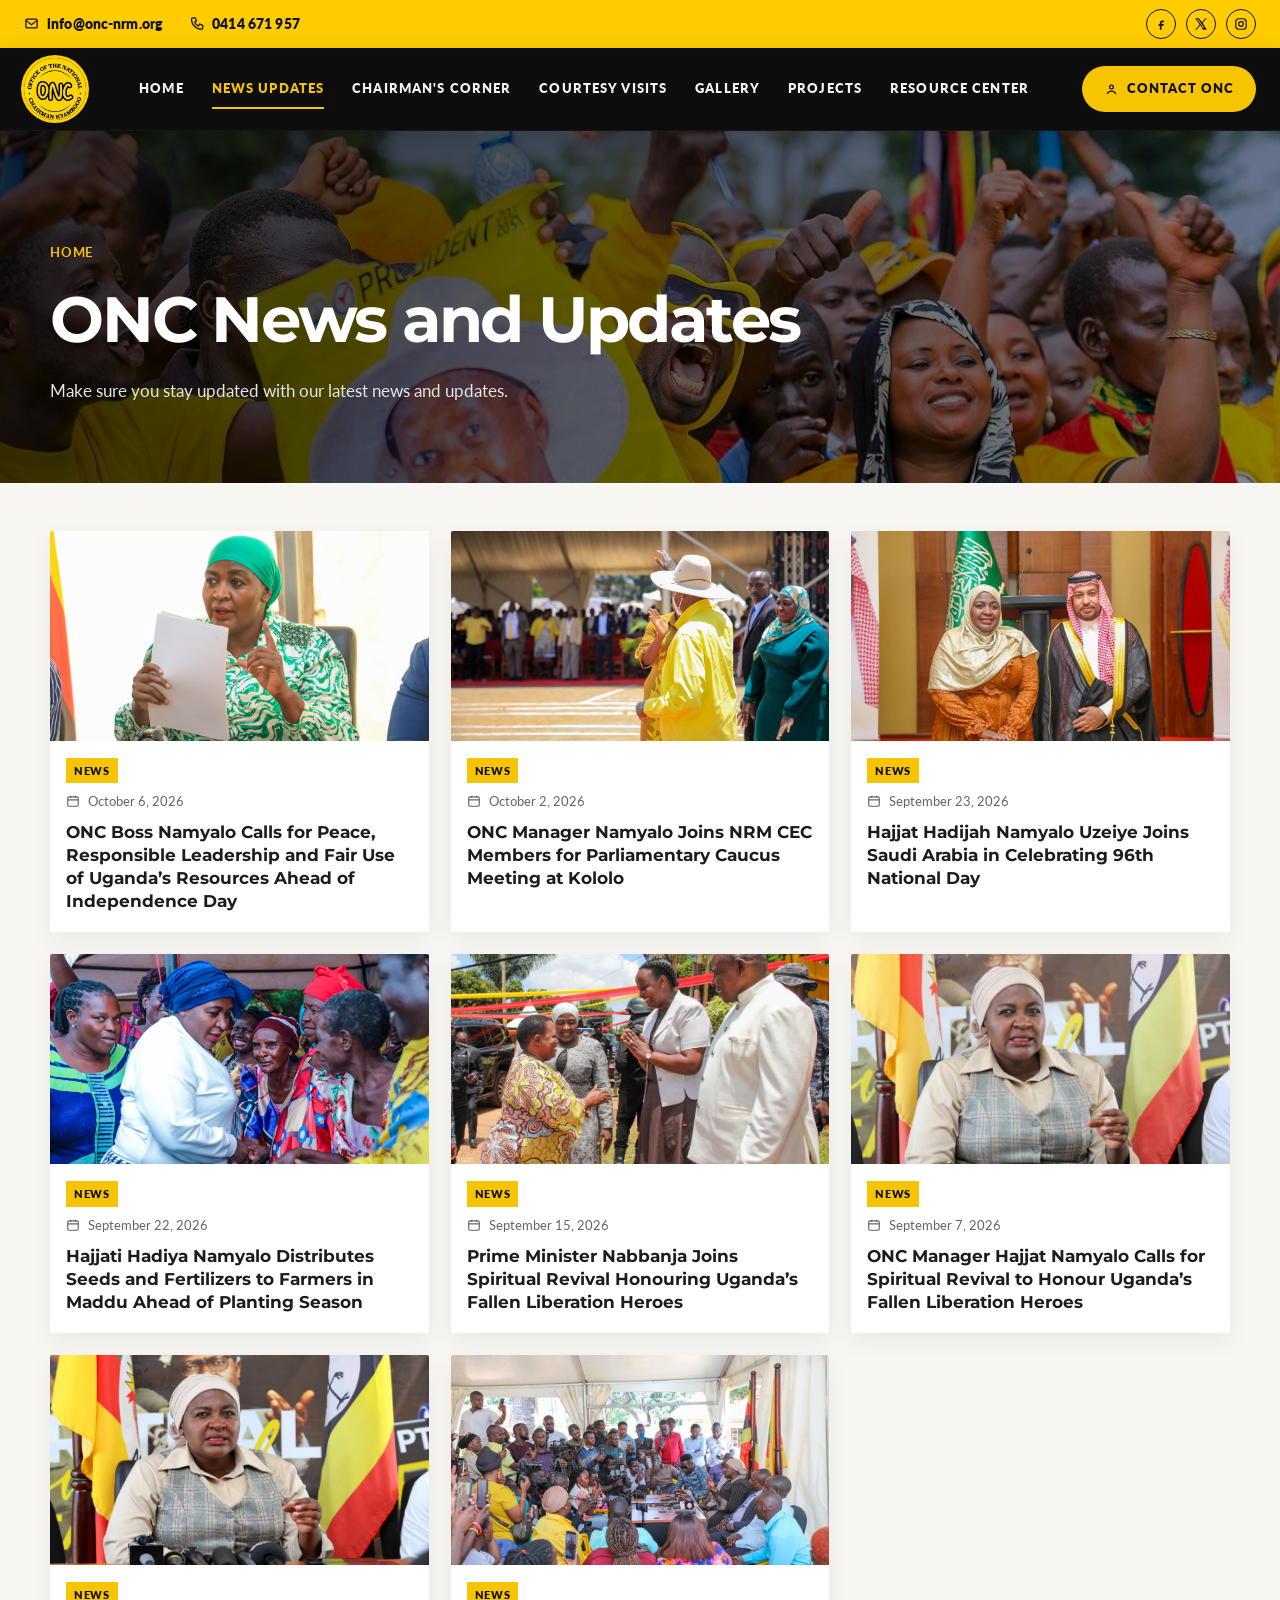
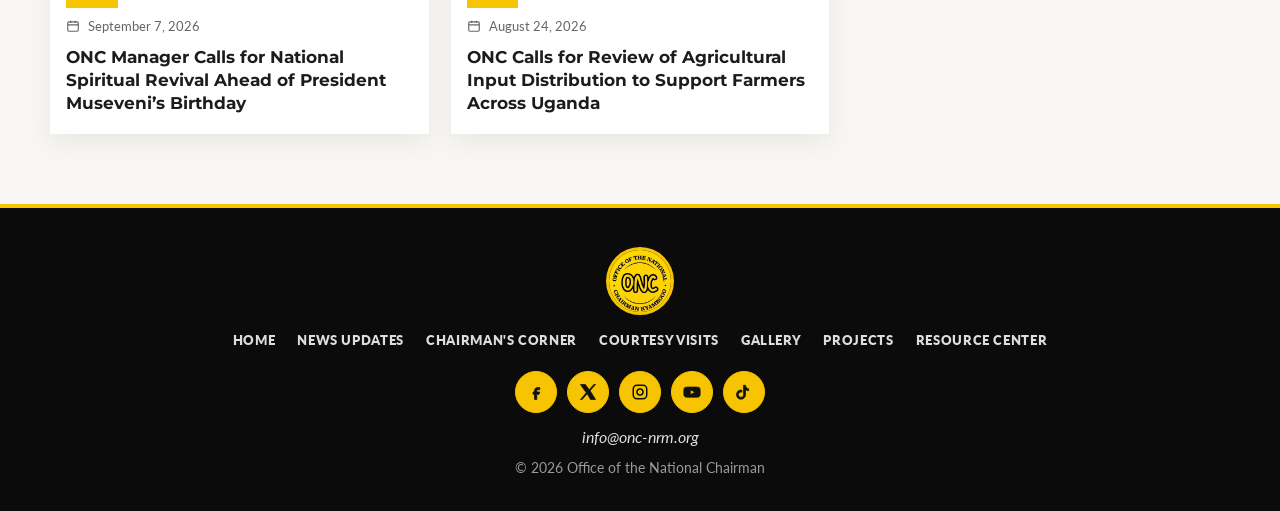
<file: news.html>
<!DOCTYPE html>
<html lang="en">
<head>
  <meta charset="UTF-8">
  <meta name="viewport" content="width=device-width, initial-scale=1">
  <title>News Updates · Office of the National Chairman</title>
  <meta name="description" content="Office of the National Chairman of the NRM. Supporting the National Chairman to implement the party’s principles, policies and programmes.">
  <link rel="icon" href="assets/favicon.png">
  <link rel="preconnect" href="https://fonts.googleapis.com">
  <link rel="preconnect" href="https://fonts.gstatic.com" crossorigin>
  <link href="https://fonts.googleapis.com/css2?family=Lato:ital,wght@0,400;0,700;1,400&family=Montserrat:wght@600;700;800&display=swap" rel="stylesheet">
  <link rel="stylesheet" href="css/style.css">
</head>
<body>

<div class="topbar">
  <div class="container topbar-inner">
    <a class="logo" href="index.html"><img src="assets/logo.png" alt="ONC logo"></a>
    <div class="top-meta">
      <a class="top-link" href="mailto:info@onc-nrm.org"><svg viewBox="0 0 24 24" fill="none" stroke="currentColor" stroke-width="2"><rect x="3" y="5" width="18" height="14" rx="2"/><path d="M3 7l9 7 9-7"/></svg>info@onc-nrm.org</a>
      <a class="top-link" href="tel:+256414671957"><svg viewBox="0 0 24 24" fill="none" stroke="currentColor" stroke-width="2"><path d="M6 3h4l2 5-3 2a12 12 0 006 6l2-3 5 2v4a2 2 0 01-2 2A16 16 0 014 5a2 2 0 012-2z"/></svg>0414 671 957</a>
    </div>
    <span class="spacer"></span>
    <a class="btn btn-dark" href="contact.html"><svg viewBox="0 0 24 24" fill="none" stroke="currentColor" stroke-width="2"><circle cx="12" cy="8" r="3"/><path d="M5 19c1.5-3 4-4.5 7-4.5S17.5 16 19 19"/></svg>CONTACT ONC</a>
    <div class="socials">
      <a href="https://www.facebook.com/yonasatransition" aria-label="Facebook" target="_blank" rel="noreferrer"><svg viewBox="0 0 24 24" fill="currentColor"><path d="M14 9h3V6h-3c-2.2 0-4 1.8-4 4v2H8v3h2v7h3v-7h3l1-3h-4V10c0-.6.4-1 1-1z"/></svg></a>
      <a href="https://x.com/Onc_nrm1" aria-label="X" target="_blank" rel="noreferrer"><svg viewBox="0 0 24 24" fill="currentColor"><path d="M14.7 10.3L22 2h-2.2l-6.2 7.1L8.4 2H2l7.7 11.1L2 22h2.2l6.8-7.8L15.4 22H22l-7.3-11.7zM12.1 13L4.8 3.7h2.4l10.1 14.6h-2.4L12.1 13z"/></svg></a>
      <a href="https://www.instagram.com/onc_nrm" aria-label="Instagram" target="_blank" rel="noreferrer"><svg viewBox="0 0 24 24" fill="none" stroke="currentColor" stroke-width="2"><rect x="3" y="3" width="18" height="18" rx="5"/><circle cx="12" cy="12" r="4"/><circle cx="17.5" cy="6.5" r="1" fill="currentColor" stroke="none"/></svg></a>
    </div>
    <button class="menu-btn" type="button" data-menu>MENU <span class="bars"></span></button>
  </div>
</div>
<header class="navbar">
  <div class="container nav-inner">
    <a class="logo" href="index.html"><img src="assets/logo.png" alt="ONC logo"></a>
    <nav class="nav-links"><a href="index.html">HOME</a><a href="news.html" class="active">NEWS UPDATES</a><a href="chairman.html">CHAIRMAN'S CORNER</a><a href="courtesy.html">COURTESY VISITS</a><a href="gallery.html">GALLERY</a><a href="projects.html">PROJECTS</a><a href="resources.html">RESOURCE CENTER</a></nav>
    <span class="spacer"></span>
    <a class="btn btn-yellow" href="contact.html"><svg viewBox="0 0 24 24" fill="none" stroke="currentColor" stroke-width="2"><circle cx="12" cy="8" r="3"/><path d="M5 19c1.5-3 4-4.5 7-4.5S17.5 16 19 19"/></svg>CONTACT ONC</a>
    <button class="menu-btn light" type="button" data-menu>MENU <span class="bars"></span></button>
  </div>
</header>
<div class="drawer" data-drawer>
  <div class="drawer-panel">
    <button class="drawer-close" type="button" data-close aria-label="Close menu">&times;</button>
    <a href="index.html">HOME</a>
    <a href="news.html">NEWS UPDATES</a>
    <a href="chairman.html">CHAIRMAN'S CORNER</a>
    <a href="courtesy.html">COURTESY VISITS</a>
    <a href="gallery.html">GALLERY</a>
    <a href="projects.html">PROJECTS</a>
    <a href="resources.html">RESOURCE CENTER</a>
    <a href="contact.html">CONTACT ONC</a>
  </div>
</div>


<section class="page-hero" style="background-image:url('assets/hero-1.jpeg')">
  <div class="container">
    <a class="crumb" href="index.html">HOME</a>
    <h1>ONC News and Updates</h1>
    <p>Make sure you stay updated with our latest news and updates.</p>
  </div>
</section>
<section class="listing"><div class="container cards" data-list="news"></div></section>


<footer class="site-footer">
  <div class="container">
    <nav class="footer-links">
      <a href="index.html">HOME</a>
      <a href="news.html">NEWS UPDATES</a>
      <a href="chairman.html">CHAIRMAN'S CORNER</a>
      <a href="courtesy.html">COURTESY VISITS</a>
      <a href="gallery.html">GALLERY</a>
      <a href="projects.html">PROJECTS</a>
      <a href="resources.html">RESOURCE CENTER</a>
    </nav>
    <div class="footer-socials">
      <a href="https://www.facebook.com/yonasatransition" aria-label="Facebook" target="_blank" rel="noreferrer"><svg viewBox="0 0 24 24" fill="currentColor"><path d="M14 9h3V6h-3c-2.2 0-4 1.8-4 4v2H8v3h2v7h3v-7h3l1-3h-4V10c0-.6.4-1 1-1z"/></svg></a>
      <a href="https://x.com/Onc_nrm1" aria-label="X" target="_blank" rel="noreferrer"><svg viewBox="0 0 24 24" fill="currentColor"><path d="M14.7 10.3L22 2h-2.2l-6.2 7.1L8.4 2H2l7.7 11.1L2 22h2.2l6.8-7.8L15.4 22H22l-7.3-11.7z"/></svg></a>
      <a href="https://www.instagram.com/onc_nrm" aria-label="Instagram" target="_blank" rel="noreferrer"><svg viewBox="0 0 24 24" fill="none" stroke="currentColor" stroke-width="2"><rect x="3" y="3" width="18" height="18" rx="5"/><circle cx="12" cy="12" r="4"/></svg></a>
      <a href="https://www.youtube.com/@OncMediaDesk" aria-label="YouTube" target="_blank" rel="noreferrer"><svg viewBox="0 0 24 24" fill="currentColor"><path d="M23 12.2s0-3.2-.4-4.6c-.2-.9-.9-1.6-1.8-1.8C19.2 5.4 12 5.4 12 5.4s-7.2 0-8.8.4c-.9.2-1.6.9-1.8 1.8C1 9 1 12.2 1 12.2s0 3.2.4 4.6c.2.9.9 1.6 1.8 1.8 1.6.4 8.8.4 8.8.4s7.2 0 8.8-.4c.9-.2 1.6-.9 1.8-1.8.4-1.4.4-4.6.4-4.6zM9.8 15.5v-6.6l6.2 3.3-6.2 3.3z"/></svg></a>
      <a href="https://www.tiktok.com/@onc_nrm" aria-label="TikTok" target="_blank" rel="noreferrer"><svg viewBox="0 0 24 24" fill="currentColor"><path d="M14 3c.4 2.6 1.8 4.4 4.2 4.8v2.5c-1.5 0-2.9-.5-4.2-1.4v6.6c0 3.4-2.6 6.1-6 6.1S2 18.9 2 15.5 4.6 9.4 8 9.4c.4 0 .8 0 1.2.1v2.7c-.4-.2-.8-.3-1.2-.3-2 0-3.5 1.6-3.5 3.6s1.5 3.6 3.5 3.6 3.4-1.5 3.4-3.5V3H14z"/></svg></a>
    </div>
    <p class="mail"><a href="mailto:info@onc-nrm.org">info@onc-nrm.org</a></p>
    <p class="copy">© 2026 Office of the National Chairman</p>
  </div>
</footer>
<button class="to-top" type="button" data-top aria-label="Back to top">↑</button>


<script src="js/posts.js"></script>
<script src="js/main.js"></script>
</body>
</html>
</file>
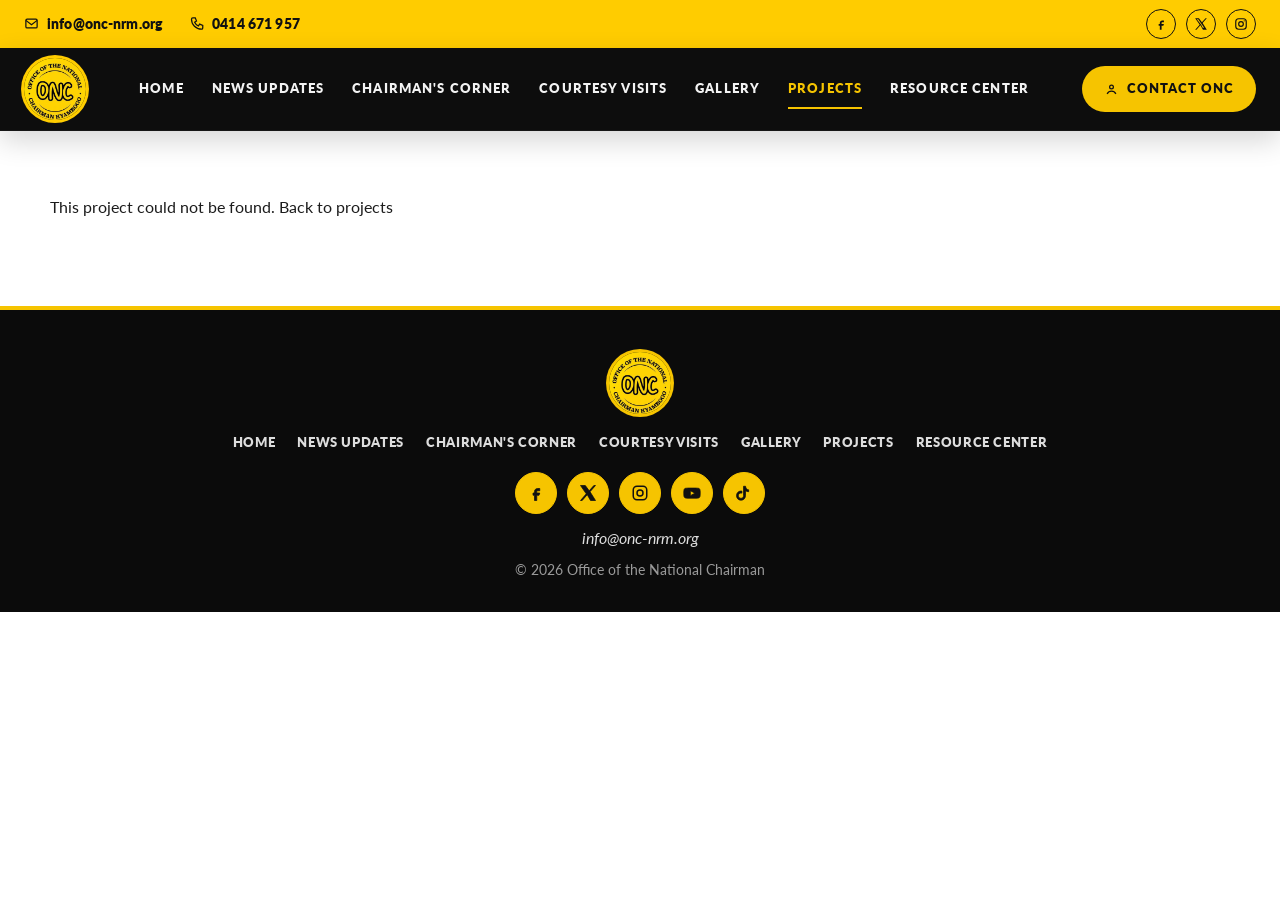
<file: project.html>
<!DOCTYPE html>
<html lang="en">
<head>
  <meta charset="UTF-8">
  <meta name="viewport" content="width=device-width, initial-scale=1">
  <title>Project · Office of the National Chairman</title>
  <meta name="description" content="Office of the National Chairman of the NRM. Supporting the National Chairman to implement the party’s principles, policies and programmes.">
  <link rel="icon" href="assets/favicon.png">
  <link rel="preconnect" href="https://fonts.googleapis.com">
  <link rel="preconnect" href="https://fonts.gstatic.com" crossorigin>
  <link href="https://fonts.googleapis.com/css2?family=Lato:ital,wght@0,400;0,700;1,400&family=Montserrat:wght@600;700;800&display=swap" rel="stylesheet">
  <link rel="stylesheet" href="css/style.css">
</head>
<body>

<div class="topbar">
  <div class="container topbar-inner">
    <a class="logo" href="index.html"><img src="assets/logo.png" alt="ONC logo"></a>
    <div class="top-meta">
      <a class="top-link" href="mailto:info@onc-nrm.org"><svg viewBox="0 0 24 24" fill="none" stroke="currentColor" stroke-width="2"><rect x="3" y="5" width="18" height="14" rx="2"/><path d="M3 7l9 7 9-7"/></svg>info@onc-nrm.org</a>
      <a class="top-link" href="tel:+256414671957"><svg viewBox="0 0 24 24" fill="none" stroke="currentColor" stroke-width="2"><path d="M6 3h4l2 5-3 2a12 12 0 006 6l2-3 5 2v4a2 2 0 01-2 2A16 16 0 014 5a2 2 0 012-2z"/></svg>0414 671 957</a>
    </div>
    <span class="spacer"></span>
    <a class="btn btn-dark" href="contact.html"><svg viewBox="0 0 24 24" fill="none" stroke="currentColor" stroke-width="2"><circle cx="12" cy="8" r="3"/><path d="M5 19c1.5-3 4-4.5 7-4.5S17.5 16 19 19"/></svg>CONTACT ONC</a>
    <div class="socials">
      <a href="https://www.facebook.com/yonasatransition" aria-label="Facebook" target="_blank" rel="noreferrer"><svg viewBox="0 0 24 24" fill="currentColor"><path d="M14 9h3V6h-3c-2.2 0-4 1.8-4 4v2H8v3h2v7h3v-7h3l1-3h-4V10c0-.6.4-1 1-1z"/></svg></a>
      <a href="https://x.com/Onc_nrm1" aria-label="X" target="_blank" rel="noreferrer"><svg viewBox="0 0 24 24" fill="currentColor"><path d="M14.7 10.3L22 2h-2.2l-6.2 7.1L8.4 2H2l7.7 11.1L2 22h2.2l6.8-7.8L15.4 22H22l-7.3-11.7zM12.1 13L4.8 3.7h2.4l10.1 14.6h-2.4L12.1 13z"/></svg></a>
      <a href="https://www.instagram.com/onc_nrm" aria-label="Instagram" target="_blank" rel="noreferrer"><svg viewBox="0 0 24 24" fill="none" stroke="currentColor" stroke-width="2"><rect x="3" y="3" width="18" height="18" rx="5"/><circle cx="12" cy="12" r="4"/><circle cx="17.5" cy="6.5" r="1" fill="currentColor" stroke="none"/></svg></a>
    </div>
    <button class="menu-btn" type="button" data-menu>MENU <span class="bars"></span></button>
  </div>
</div>
<header class="navbar">
  <div class="container nav-inner">
    <a class="logo" href="index.html"><img src="assets/logo.png" alt="ONC logo"></a>
    <nav class="nav-links"><a href="index.html">HOME</a><a href="news.html">NEWS UPDATES</a><a href="chairman.html">CHAIRMAN'S CORNER</a><a href="courtesy.html">COURTESY VISITS</a><a href="gallery.html">GALLERY</a><a href="projects.html" class="active">PROJECTS</a><a href="resources.html">RESOURCE CENTER</a></nav>
    <span class="spacer"></span>
    <a class="btn btn-yellow" href="contact.html"><svg viewBox="0 0 24 24" fill="none" stroke="currentColor" stroke-width="2"><circle cx="12" cy="8" r="3"/><path d="M5 19c1.5-3 4-4.5 7-4.5S17.5 16 19 19"/></svg>CONTACT ONC</a>
    <button class="menu-btn light" type="button" data-menu>MENU <span class="bars"></span></button>
  </div>
</header>
<div class="drawer" data-drawer>
  <div class="drawer-panel">
    <button class="drawer-close" type="button" data-close aria-label="Close menu">&times;</button>
    <a href="index.html">HOME</a>
    <a href="news.html">NEWS UPDATES</a>
    <a href="chairman.html">CHAIRMAN'S CORNER</a>
    <a href="courtesy.html">COURTESY VISITS</a>
    <a href="gallery.html">GALLERY</a>
    <a href="projects.html">PROJECTS</a>
    <a href="resources.html">RESOURCE CENTER</a>
    <a href="contact.html">CONTACT ONC</a>
  </div>
</div>


<section class="listing project-detail">
  <div class="container" data-project></div>
</section>
<div class="lightbox" data-lightbox>
  <img alt="">
  <p></p>
</div>


<footer class="site-footer">
  <div class="container">
    <nav class="footer-links">
      <a href="index.html">HOME</a>
      <a href="news.html">NEWS UPDATES</a>
      <a href="chairman.html">CHAIRMAN'S CORNER</a>
      <a href="courtesy.html">COURTESY VISITS</a>
      <a href="gallery.html">GALLERY</a>
      <a href="projects.html">PROJECTS</a>
      <a href="resources.html">RESOURCE CENTER</a>
    </nav>
    <div class="footer-socials">
      <a href="https://www.facebook.com/yonasatransition" aria-label="Facebook" target="_blank" rel="noreferrer"><svg viewBox="0 0 24 24" fill="currentColor"><path d="M14 9h3V6h-3c-2.2 0-4 1.8-4 4v2H8v3h2v7h3v-7h3l1-3h-4V10c0-.6.4-1 1-1z"/></svg></a>
      <a href="https://x.com/Onc_nrm1" aria-label="X" target="_blank" rel="noreferrer"><svg viewBox="0 0 24 24" fill="currentColor"><path d="M14.7 10.3L22 2h-2.2l-6.2 7.1L8.4 2H2l7.7 11.1L2 22h2.2l6.8-7.8L15.4 22H22l-7.3-11.7z"/></svg></a>
      <a href="https://www.instagram.com/onc_nrm" aria-label="Instagram" target="_blank" rel="noreferrer"><svg viewBox="0 0 24 24" fill="none" stroke="currentColor" stroke-width="2"><rect x="3" y="3" width="18" height="18" rx="5"/><circle cx="12" cy="12" r="4"/></svg></a>
      <a href="https://www.youtube.com/@OncMediaDesk" aria-label="YouTube" target="_blank" rel="noreferrer"><svg viewBox="0 0 24 24" fill="currentColor"><path d="M23 12.2s0-3.2-.4-4.6c-.2-.9-.9-1.6-1.8-1.8C19.2 5.4 12 5.4 12 5.4s-7.2 0-8.8.4c-.9.2-1.6.9-1.8 1.8C1 9 1 12.2 1 12.2s0 3.2.4 4.6c.2.9.9 1.6 1.8 1.8 1.6.4 8.8.4 8.8.4s7.2 0 8.8-.4c.9-.2 1.6-.9 1.8-1.8.4-1.4.4-4.6.4-4.6zM9.8 15.5v-6.6l6.2 3.3-6.2 3.3z"/></svg></a>
      <a href="https://www.tiktok.com/@onc_nrm" aria-label="TikTok" target="_blank" rel="noreferrer"><svg viewBox="0 0 24 24" fill="currentColor"><path d="M14 3c.4 2.6 1.8 4.4 4.2 4.8v2.5c-1.5 0-2.9-.5-4.2-1.4v6.6c0 3.4-2.6 6.1-6 6.1S2 18.9 2 15.5 4.6 9.4 8 9.4c.4 0 .8 0 1.2.1v2.7c-.4-.2-.8-.3-1.2-.3-2 0-3.5 1.6-3.5 3.6s1.5 3.6 3.5 3.6 3.4-1.5 3.4-3.5V3H14z"/></svg></a>
    </div>
    <p class="mail"><a href="mailto:info@onc-nrm.org">info@onc-nrm.org</a></p>
    <p class="copy">© 2026 Office of the National Chairman</p>
  </div>
</footer>
<button class="to-top" type="button" data-top aria-label="Back to top">↑</button>


<script src="js/posts.js"></script>
<script src="js/projects.js"></script>
<script src="js/main.js"></script>
</body>
</html>
</file>
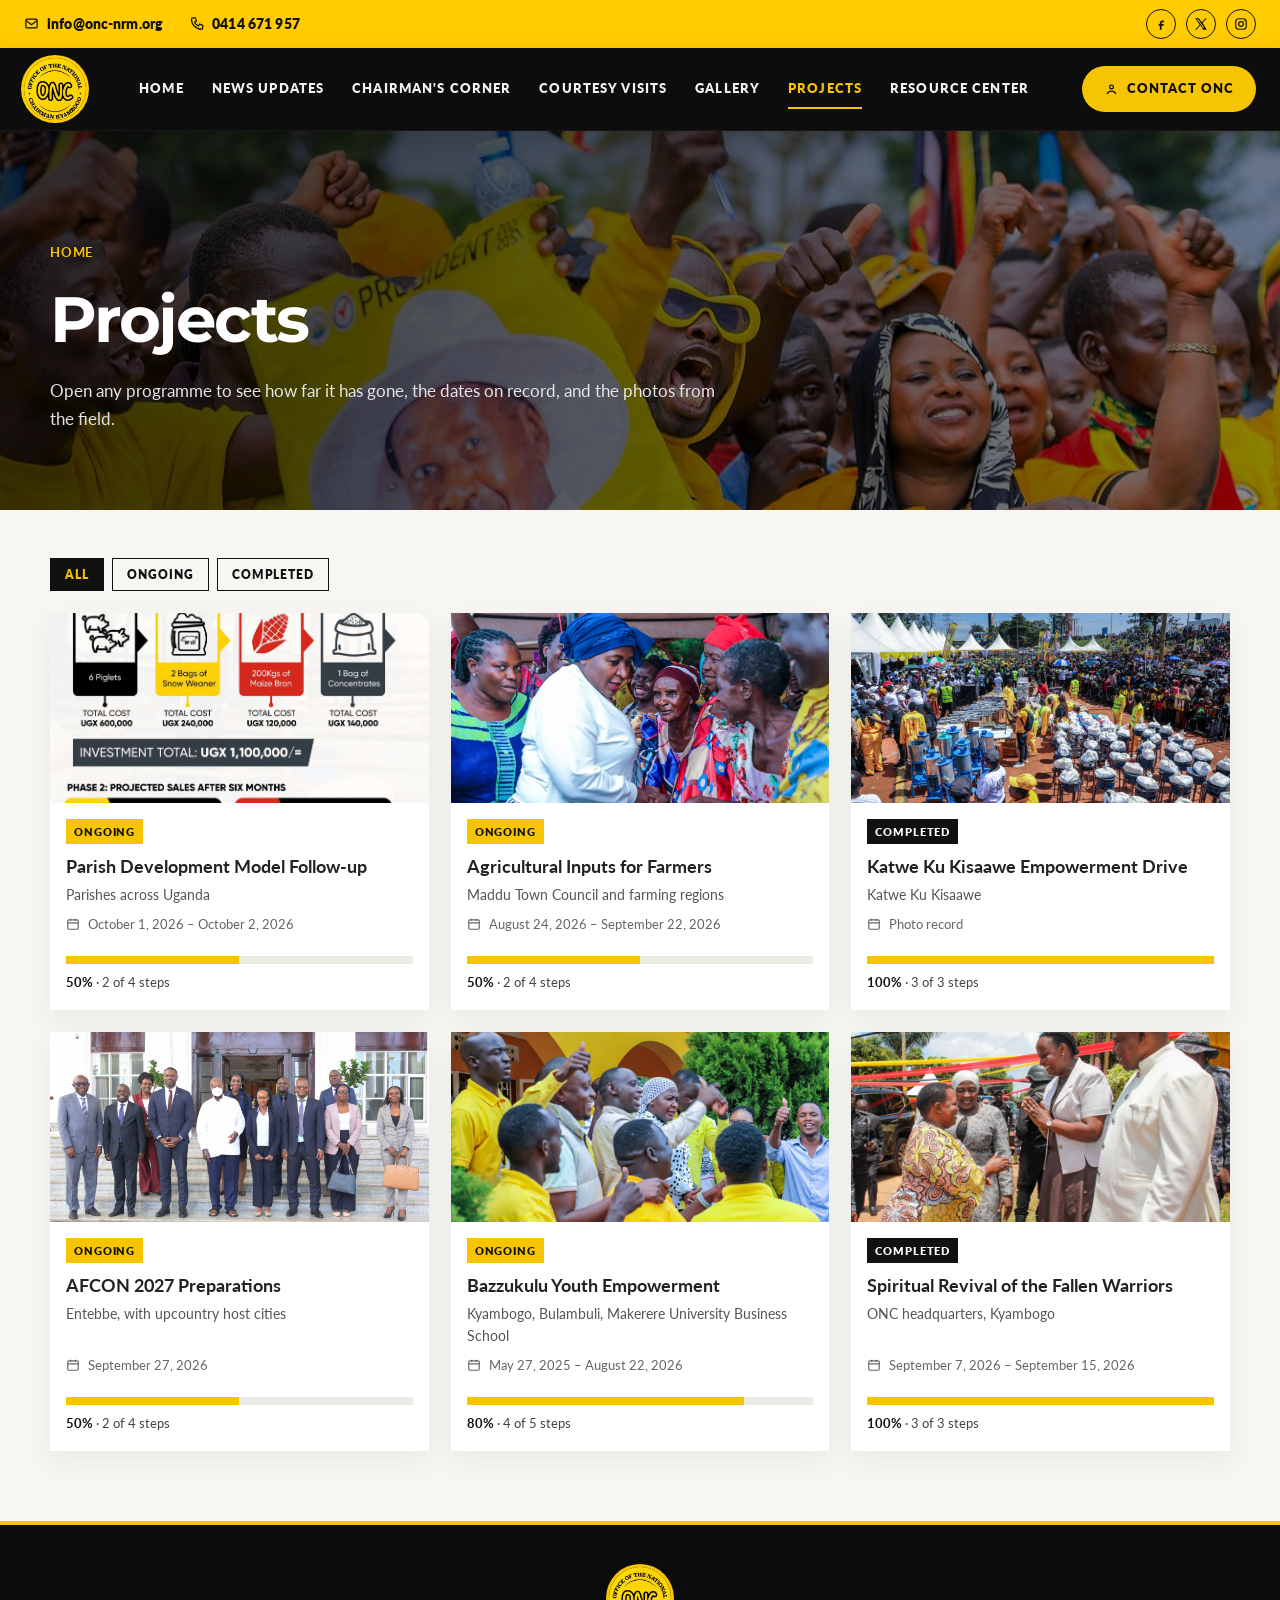
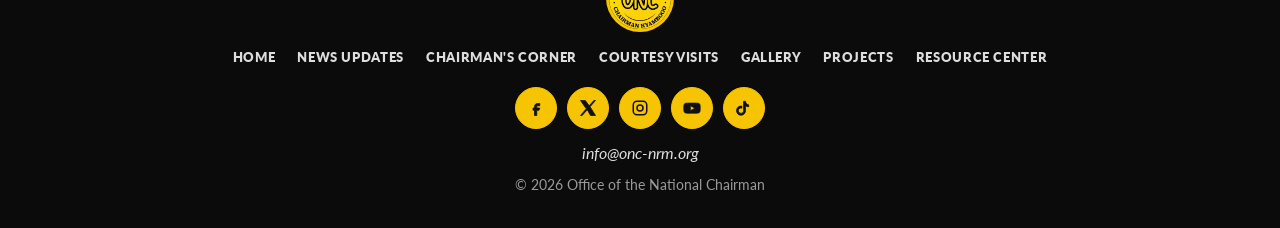
<file: projects.html>
<!DOCTYPE html>
<html lang="en">
<head>
  <meta charset="UTF-8">
  <meta name="viewport" content="width=device-width, initial-scale=1">
  <title>Projects · Office of the National Chairman</title>
  <meta name="description" content="Office of the National Chairman of the NRM. Supporting the National Chairman to implement the party’s principles, policies and programmes.">
  <link rel="icon" href="assets/favicon.png">
  <link rel="preconnect" href="https://fonts.googleapis.com">
  <link rel="preconnect" href="https://fonts.gstatic.com" crossorigin>
  <link href="https://fonts.googleapis.com/css2?family=Lato:ital,wght@0,400;0,700;1,400&family=Montserrat:wght@600;700;800&display=swap" rel="stylesheet">
  <link rel="stylesheet" href="css/style.css">
</head>
<body>

<div class="topbar">
  <div class="container topbar-inner">
    <a class="logo" href="index.html"><img src="assets/logo.png" alt="ONC logo"></a>
    <div class="top-meta">
      <a class="top-link" href="mailto:info@onc-nrm.org"><svg viewBox="0 0 24 24" fill="none" stroke="currentColor" stroke-width="2"><rect x="3" y="5" width="18" height="14" rx="2"/><path d="M3 7l9 7 9-7"/></svg>info@onc-nrm.org</a>
      <a class="top-link" href="tel:+256414671957"><svg viewBox="0 0 24 24" fill="none" stroke="currentColor" stroke-width="2"><path d="M6 3h4l2 5-3 2a12 12 0 006 6l2-3 5 2v4a2 2 0 01-2 2A16 16 0 014 5a2 2 0 012-2z"/></svg>0414 671 957</a>
    </div>
    <span class="spacer"></span>
    <a class="btn btn-dark" href="contact.html"><svg viewBox="0 0 24 24" fill="none" stroke="currentColor" stroke-width="2"><circle cx="12" cy="8" r="3"/><path d="M5 19c1.5-3 4-4.5 7-4.5S17.5 16 19 19"/></svg>CONTACT ONC</a>
    <div class="socials">
      <a href="https://www.facebook.com/yonasatransition" aria-label="Facebook" target="_blank" rel="noreferrer"><svg viewBox="0 0 24 24" fill="currentColor"><path d="M14 9h3V6h-3c-2.2 0-4 1.8-4 4v2H8v3h2v7h3v-7h3l1-3h-4V10c0-.6.4-1 1-1z"/></svg></a>
      <a href="https://x.com/Onc_nrm1" aria-label="X" target="_blank" rel="noreferrer"><svg viewBox="0 0 24 24" fill="currentColor"><path d="M14.7 10.3L22 2h-2.2l-6.2 7.1L8.4 2H2l7.7 11.1L2 22h2.2l6.8-7.8L15.4 22H22l-7.3-11.7zM12.1 13L4.8 3.7h2.4l10.1 14.6h-2.4L12.1 13z"/></svg></a>
      <a href="https://www.instagram.com/onc_nrm" aria-label="Instagram" target="_blank" rel="noreferrer"><svg viewBox="0 0 24 24" fill="none" stroke="currentColor" stroke-width="2"><rect x="3" y="3" width="18" height="18" rx="5"/><circle cx="12" cy="12" r="4"/><circle cx="17.5" cy="6.5" r="1" fill="currentColor" stroke="none"/></svg></a>
    </div>
    <button class="menu-btn" type="button" data-menu>MENU <span class="bars"></span></button>
  </div>
</div>
<header class="navbar">
  <div class="container nav-inner">
    <a class="logo" href="index.html"><img src="assets/logo.png" alt="ONC logo"></a>
    <nav class="nav-links"><a href="index.html">HOME</a><a href="news.html">NEWS UPDATES</a><a href="chairman.html">CHAIRMAN'S CORNER</a><a href="courtesy.html">COURTESY VISITS</a><a href="gallery.html">GALLERY</a><a href="projects.html" class="active">PROJECTS</a><a href="resources.html">RESOURCE CENTER</a></nav>
    <span class="spacer"></span>
    <a class="btn btn-yellow" href="contact.html"><svg viewBox="0 0 24 24" fill="none" stroke="currentColor" stroke-width="2"><circle cx="12" cy="8" r="3"/><path d="M5 19c1.5-3 4-4.5 7-4.5S17.5 16 19 19"/></svg>CONTACT ONC</a>
    <button class="menu-btn light" type="button" data-menu>MENU <span class="bars"></span></button>
  </div>
</header>
<div class="drawer" data-drawer>
  <div class="drawer-panel">
    <button class="drawer-close" type="button" data-close aria-label="Close menu">&times;</button>
    <a href="index.html">HOME</a>
    <a href="news.html">NEWS UPDATES</a>
    <a href="chairman.html">CHAIRMAN'S CORNER</a>
    <a href="courtesy.html">COURTESY VISITS</a>
    <a href="gallery.html">GALLERY</a>
    <a href="projects.html">PROJECTS</a>
    <a href="resources.html">RESOURCE CENTER</a>
    <a href="contact.html">CONTACT ONC</a>
  </div>
</div>


<section class="page-hero" style="background-image:url('assets/hero-1.jpeg')">
  <div class="container">
    <a class="crumb" href="index.html">HOME</a>
    <h1>Projects</h1>
    <p>Open any programme to see how far it has gone, the dates on record, and the photos from the field.</p>
  </div>
</section>
<section class="listing">
  <div class="container">
    <div class="project-filters" data-project-filters>
      <button type="button" class="on" data-filter="all">ALL</button>
      <button type="button" data-filter="ongoing">ONGOING</button>
      <button type="button" data-filter="completed">COMPLETED</button>
    </div>
    <div class="project-grid" data-projects></div>
  </div>
</section>
<div class="lightbox" data-lightbox>
  <img alt="">
  <p></p>
</div>


<footer class="site-footer">
  <div class="container">
    <nav class="footer-links">
      <a href="index.html">HOME</a>
      <a href="news.html">NEWS UPDATES</a>
      <a href="chairman.html">CHAIRMAN'S CORNER</a>
      <a href="courtesy.html">COURTESY VISITS</a>
      <a href="gallery.html">GALLERY</a>
      <a href="projects.html">PROJECTS</a>
      <a href="resources.html">RESOURCE CENTER</a>
    </nav>
    <div class="footer-socials">
      <a href="https://www.facebook.com/yonasatransition" aria-label="Facebook" target="_blank" rel="noreferrer"><svg viewBox="0 0 24 24" fill="currentColor"><path d="M14 9h3V6h-3c-2.2 0-4 1.8-4 4v2H8v3h2v7h3v-7h3l1-3h-4V10c0-.6.4-1 1-1z"/></svg></a>
      <a href="https://x.com/Onc_nrm1" aria-label="X" target="_blank" rel="noreferrer"><svg viewBox="0 0 24 24" fill="currentColor"><path d="M14.7 10.3L22 2h-2.2l-6.2 7.1L8.4 2H2l7.7 11.1L2 22h2.2l6.8-7.8L15.4 22H22l-7.3-11.7z"/></svg></a>
      <a href="https://www.instagram.com/onc_nrm" aria-label="Instagram" target="_blank" rel="noreferrer"><svg viewBox="0 0 24 24" fill="none" stroke="currentColor" stroke-width="2"><rect x="3" y="3" width="18" height="18" rx="5"/><circle cx="12" cy="12" r="4"/></svg></a>
      <a href="https://www.youtube.com/@OncMediaDesk" aria-label="YouTube" target="_blank" rel="noreferrer"><svg viewBox="0 0 24 24" fill="currentColor"><path d="M23 12.2s0-3.2-.4-4.6c-.2-.9-.9-1.6-1.8-1.8C19.2 5.4 12 5.4 12 5.4s-7.2 0-8.8.4c-.9.2-1.6.9-1.8 1.8C1 9 1 12.2 1 12.2s0 3.2.4 4.6c.2.9.9 1.6 1.8 1.8 1.6.4 8.8.4 8.8.4s7.2 0 8.8-.4c.9-.2 1.6-.9 1.8-1.8.4-1.4.4-4.6.4-4.6zM9.8 15.5v-6.6l6.2 3.3-6.2 3.3z"/></svg></a>
      <a href="https://www.tiktok.com/@onc_nrm" aria-label="TikTok" target="_blank" rel="noreferrer"><svg viewBox="0 0 24 24" fill="currentColor"><path d="M14 3c.4 2.6 1.8 4.4 4.2 4.8v2.5c-1.5 0-2.9-.5-4.2-1.4v6.6c0 3.4-2.6 6.1-6 6.1S2 18.9 2 15.5 4.6 9.4 8 9.4c.4 0 .8 0 1.2.1v2.7c-.4-.2-.8-.3-1.2-.3-2 0-3.5 1.6-3.5 3.6s1.5 3.6 3.5 3.6 3.4-1.5 3.4-3.5V3H14z"/></svg></a>
    </div>
    <p class="mail"><a href="mailto:info@onc-nrm.org">info@onc-nrm.org</a></p>
    <p class="copy">© 2026 Office of the National Chairman</p>
  </div>
</footer>
<button class="to-top" type="button" data-top aria-label="Back to top">↑</button>


<script src="js/posts.js"></script>
<script src="js/projects.js"></script>
<script src="js/main.js"></script>
</body>
</html>
</file>
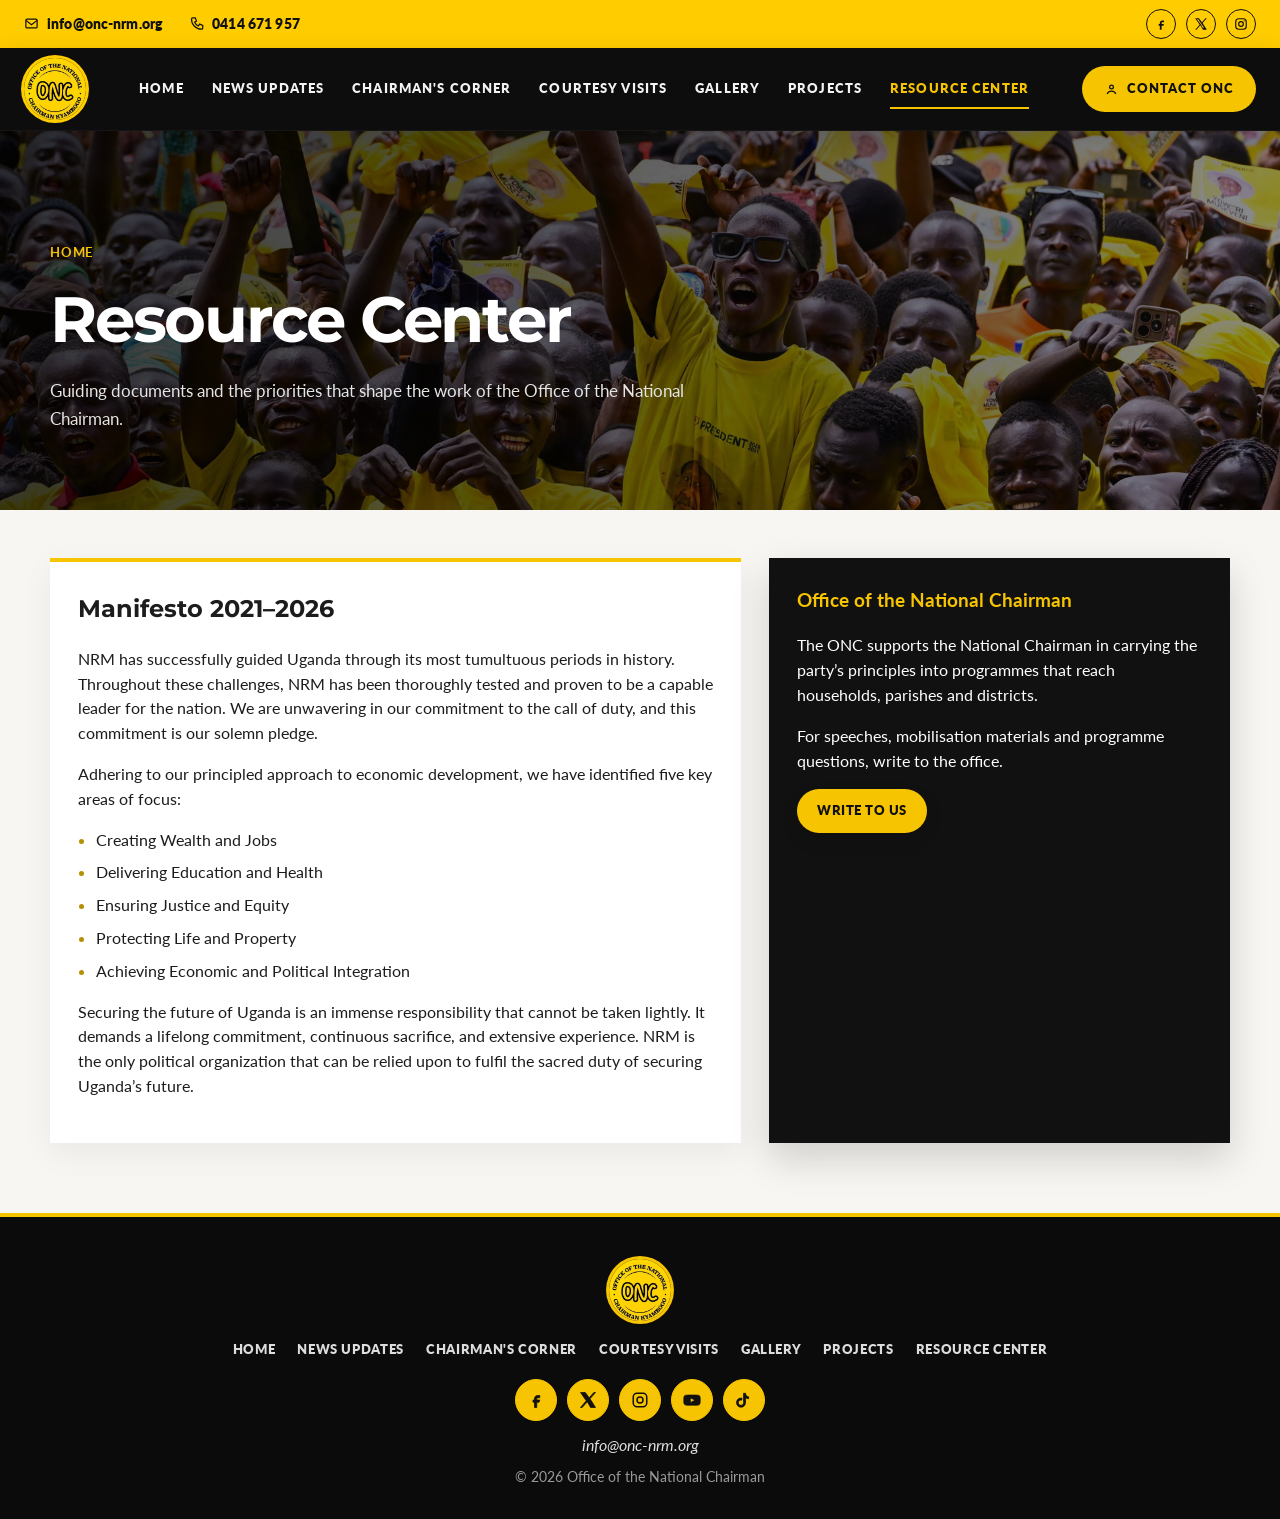
<file: resources.html>
<!DOCTYPE html>
<html lang="en">
<head>
  <meta charset="UTF-8">
  <meta name="viewport" content="width=device-width, initial-scale=1">
  <title>Resource Center · Office of the National Chairman</title>
  <meta name="description" content="Office of the National Chairman of the NRM. Supporting the National Chairman to implement the party’s principles, policies and programmes.">
  <link rel="icon" href="assets/favicon.png">
  <link rel="preconnect" href="https://fonts.googleapis.com">
  <link rel="preconnect" href="https://fonts.gstatic.com" crossorigin>
  <link href="https://fonts.googleapis.com/css2?family=Lato:ital,wght@0,400;0,700;1,400&family=Montserrat:wght@600;700;800&display=swap" rel="stylesheet">
  <link rel="stylesheet" href="css/style.css">
</head>
<body>

<div class="topbar">
  <div class="container topbar-inner">
    <a class="logo" href="index.html"><img src="assets/logo.png" alt="ONC logo"></a>
    <div class="top-meta">
      <a class="top-link" href="mailto:info@onc-nrm.org"><svg viewBox="0 0 24 24" fill="none" stroke="currentColor" stroke-width="2"><rect x="3" y="5" width="18" height="14" rx="2"/><path d="M3 7l9 7 9-7"/></svg>info@onc-nrm.org</a>
      <a class="top-link" href="tel:+256414671957"><svg viewBox="0 0 24 24" fill="none" stroke="currentColor" stroke-width="2"><path d="M6 3h4l2 5-3 2a12 12 0 006 6l2-3 5 2v4a2 2 0 01-2 2A16 16 0 014 5a2 2 0 012-2z"/></svg>0414 671 957</a>
    </div>
    <span class="spacer"></span>
    <a class="btn btn-dark" href="contact.html"><svg viewBox="0 0 24 24" fill="none" stroke="currentColor" stroke-width="2"><circle cx="12" cy="8" r="3"/><path d="M5 19c1.5-3 4-4.5 7-4.5S17.5 16 19 19"/></svg>CONTACT ONC</a>
    <div class="socials">
      <a href="https://www.facebook.com/yonasatransition" aria-label="Facebook" target="_blank" rel="noreferrer"><svg viewBox="0 0 24 24" fill="currentColor"><path d="M14 9h3V6h-3c-2.2 0-4 1.8-4 4v2H8v3h2v7h3v-7h3l1-3h-4V10c0-.6.4-1 1-1z"/></svg></a>
      <a href="https://x.com/Onc_nrm1" aria-label="X" target="_blank" rel="noreferrer"><svg viewBox="0 0 24 24" fill="currentColor"><path d="M14.7 10.3L22 2h-2.2l-6.2 7.1L8.4 2H2l7.7 11.1L2 22h2.2l6.8-7.8L15.4 22H22l-7.3-11.7zM12.1 13L4.8 3.7h2.4l10.1 14.6h-2.4L12.1 13z"/></svg></a>
      <a href="https://www.instagram.com/onc_nrm" aria-label="Instagram" target="_blank" rel="noreferrer"><svg viewBox="0 0 24 24" fill="none" stroke="currentColor" stroke-width="2"><rect x="3" y="3" width="18" height="18" rx="5"/><circle cx="12" cy="12" r="4"/><circle cx="17.5" cy="6.5" r="1" fill="currentColor" stroke="none"/></svg></a>
    </div>
    <button class="menu-btn" type="button" data-menu>MENU <span class="bars"></span></button>
  </div>
</div>
<header class="navbar">
  <div class="container nav-inner">
    <a class="logo" href="index.html"><img src="assets/logo.png" alt="ONC logo"></a>
    <nav class="nav-links"><a href="index.html">HOME</a><a href="news.html">NEWS UPDATES</a><a href="chairman.html">CHAIRMAN'S CORNER</a><a href="courtesy.html">COURTESY VISITS</a><a href="gallery.html">GALLERY</a><a href="projects.html">PROJECTS</a><a href="resources.html" class="active">RESOURCE CENTER</a></nav>
    <span class="spacer"></span>
    <a class="btn btn-yellow" href="contact.html"><svg viewBox="0 0 24 24" fill="none" stroke="currentColor" stroke-width="2"><circle cx="12" cy="8" r="3"/><path d="M5 19c1.5-3 4-4.5 7-4.5S17.5 16 19 19"/></svg>CONTACT ONC</a>
    <button class="menu-btn light" type="button" data-menu>MENU <span class="bars"></span></button>
  </div>
</header>
<div class="drawer" data-drawer>
  <div class="drawer-panel">
    <button class="drawer-close" type="button" data-close aria-label="Close menu">&times;</button>
    <a href="index.html">HOME</a>
    <a href="news.html">NEWS UPDATES</a>
    <a href="chairman.html">CHAIRMAN'S CORNER</a>
    <a href="courtesy.html">COURTESY VISITS</a>
    <a href="gallery.html">GALLERY</a>
    <a href="projects.html">PROJECTS</a>
    <a href="resources.html">RESOURCE CENTER</a>
    <a href="contact.html">CONTACT ONC</a>
  </div>
</div>


<section class="page-hero" style="background-image:url('assets/hero-4.jpg')">
  <div class="container">
    <a class="crumb" href="index.html">HOME</a>
    <h1>Resource Center</h1>
    <p>Guiding documents and the priorities that shape the work of the Office of the National Chairman.</p>
  </div>
</section>
<section class="listing">
  <div class="container resource-grid">
    <article class="resource-card">
      <h2>Manifesto 2021–2026</h2>
      <p>NRM has successfully guided Uganda through its most tumultuous periods in history. Throughout these challenges, NRM has been thoroughly tested and proven to be a capable leader for the nation. We are unwavering in our commitment to the call of duty, and this commitment is our solemn pledge.</p>
      <p>Adhering to our principled approach to economic development, we have identified five key areas of focus:</p>
      <ul class="focus-list">
        <li>Creating Wealth and Jobs</li>
        <li>Delivering Education and Health</li>
        <li>Ensuring Justice and Equity</li>
        <li>Protecting Life and Property</li>
        <li>Achieving Economic and Political Integration</li>
      </ul>
      <p>Securing the future of Uganda is an immense responsibility that cannot be taken lightly. It demands a lifelong commitment, continuous sacrifice, and extensive experience. NRM is the only political organization that can be relied upon to fulfil the sacred duty of securing Uganda’s future.</p>
    </article>
    <aside class="side-note">
      <h3>Office of the National Chairman</h3>
      <p>The ONC supports the National Chairman in carrying the party’s principles into programmes that reach households, parishes and districts.</p>
      <p>For speeches, mobilisation materials and programme questions, write to the office.</p>
      <p><a class="btn btn-yellow" href="contact.html">WRITE TO US</a></p>
    </aside>
  </div>
</section>


<footer class="site-footer">
  <div class="container">
    <nav class="footer-links">
      <a href="index.html">HOME</a>
      <a href="news.html">NEWS UPDATES</a>
      <a href="chairman.html">CHAIRMAN'S CORNER</a>
      <a href="courtesy.html">COURTESY VISITS</a>
      <a href="gallery.html">GALLERY</a>
      <a href="projects.html">PROJECTS</a>
      <a href="resources.html">RESOURCE CENTER</a>
    </nav>
    <div class="footer-socials">
      <a href="https://www.facebook.com/yonasatransition" aria-label="Facebook" target="_blank" rel="noreferrer"><svg viewBox="0 0 24 24" fill="currentColor"><path d="M14 9h3V6h-3c-2.2 0-4 1.8-4 4v2H8v3h2v7h3v-7h3l1-3h-4V10c0-.6.4-1 1-1z"/></svg></a>
      <a href="https://x.com/Onc_nrm1" aria-label="X" target="_blank" rel="noreferrer"><svg viewBox="0 0 24 24" fill="currentColor"><path d="M14.7 10.3L22 2h-2.2l-6.2 7.1L8.4 2H2l7.7 11.1L2 22h2.2l6.8-7.8L15.4 22H22l-7.3-11.7z"/></svg></a>
      <a href="https://www.instagram.com/onc_nrm" aria-label="Instagram" target="_blank" rel="noreferrer"><svg viewBox="0 0 24 24" fill="none" stroke="currentColor" stroke-width="2"><rect x="3" y="3" width="18" height="18" rx="5"/><circle cx="12" cy="12" r="4"/></svg></a>
      <a href="https://www.youtube.com/@OncMediaDesk" aria-label="YouTube" target="_blank" rel="noreferrer"><svg viewBox="0 0 24 24" fill="currentColor"><path d="M23 12.2s0-3.2-.4-4.6c-.2-.9-.9-1.6-1.8-1.8C19.2 5.4 12 5.4 12 5.4s-7.2 0-8.8.4c-.9.2-1.6.9-1.8 1.8C1 9 1 12.2 1 12.2s0 3.2.4 4.6c.2.9.9 1.6 1.8 1.8 1.6.4 8.8.4 8.8.4s7.2 0 8.8-.4c.9-.2 1.6-.9 1.8-1.8.4-1.4.4-4.6.4-4.6zM9.8 15.5v-6.6l6.2 3.3-6.2 3.3z"/></svg></a>
      <a href="https://www.tiktok.com/@onc_nrm" aria-label="TikTok" target="_blank" rel="noreferrer"><svg viewBox="0 0 24 24" fill="currentColor"><path d="M14 3c.4 2.6 1.8 4.4 4.2 4.8v2.5c-1.5 0-2.9-.5-4.2-1.4v6.6c0 3.4-2.6 6.1-6 6.1S2 18.9 2 15.5 4.6 9.4 8 9.4c.4 0 .8 0 1.2.1v2.7c-.4-.2-.8-.3-1.2-.3-2 0-3.5 1.6-3.5 3.6s1.5 3.6 3.5 3.6 3.4-1.5 3.4-3.5V3H14z"/></svg></a>
    </div>
    <p class="mail"><a href="mailto:info@onc-nrm.org">info@onc-nrm.org</a></p>
    <p class="copy">© 2026 Office of the National Chairman</p>
  </div>
</footer>
<button class="to-top" type="button" data-top aria-label="Back to top">↑</button>


<script src="js/posts.js"></script>
<script src="js/main.js"></script>
</body>
</html>
</file>
<file: css/style.css>
:root {
  --yellow: #f6c400;
  --yellow-deep: #e0b000;
  --black: #111111;
  --ink: #171717;
  --panel: #141414;
  --olive: #5d5814;
  --cream: #f3f1ea;
  --paper: #f7f6f2;
  --muted: #bdbdbd;
  --line: rgba(255, 255, 255, 0.14);
  --teal: #1ec6c2;
  --blue: #1d4ed8;
  --max: 1180px;
  --shadow: 0 18px 40px rgba(0, 0, 0, 0.28);
}

* { box-sizing: border-box; }
html { scroll-behavior: smooth; }
body {
  margin: 0;
  font-family: "Lato", "Segoe UI", sans-serif;
  color: #222;
  background: #fff;
  line-height: 1.55;
}
img { max-width: 100%; display: block; }
a { color: inherit; text-decoration: none; }
button, input, textarea { font-family: inherit; }
.container { width: min(var(--max), calc(100% - 40px)); margin: 0 auto; }

.topbar {
  background: var(--yellow);
  color: #111;
  position: relative;
  z-index: 40;
}
.topbar-inner, .nav-inner {
  display: flex;
  align-items: center;
  gap: 22px;
  min-height: 74px;
}
.logo img {
  width: 62px;
  height: 62px;
  object-fit: cover;
  border-radius: 4px;
}
.top-meta { display: flex; align-items: center; gap: 22px; margin-left: 8px; }
.top-link {
  display: inline-flex;
  align-items: center;
  gap: 8px;
  font-size: 14px;
  font-weight: 700;
}
.top-link svg { width: 16px; height: 16px; }
.topbar .spacer, .nav-inner .spacer { margin-left: auto; }
.socials { display: flex; gap: 8px; }
.socials a, .footer-socials a {
  width: 30px;
  height: 30px;
  border: 1.5px solid #111;
  border-radius: 50%;
  display: grid;
  place-items: center;
}
.socials svg, .footer-socials svg { width: 14px; height: 14px; }
.menu-btn {
  border: 0;
  background: transparent;
  display: inline-flex;
  align-items: center;
  gap: 10px;
  font-weight: 800;
  letter-spacing: 0.08em;
  cursor: pointer;
  color: #111;
  font-size: 13px;
}
.menu-btn .bars, .menu-btn .bars::before, .menu-btn .bars::after {
  display: block;
  width: 18px;
  height: 2px;
  background: currentColor;
  content: "";
}
.menu-btn .bars { position: relative; }
.menu-btn .bars::before { position: absolute; top: -6px; }
.menu-btn .bars::after { position: absolute; top: 6px; }
.menu-btn.light { color: #fff; }

.navbar {
  background: var(--black);
  color: #fff;
  position: sticky;
  top: 0;
  z-index: 50;
  border-bottom: 1px solid rgba(255,255,255,0.04);
}
.nav-links { display: flex; gap: 22px; align-items: center; }
.nav-links a {
  font-size: 12.5px;
  font-weight: 700;
  letter-spacing: 0.06em;
  color: #f3f3f3;
}
.nav-links a.active, .nav-links a:hover { color: var(--yellow); }
.btn {
  display: inline-flex;
  align-items: center;
  justify-content: center;
  gap: 8px;
  border-radius: 999px;
  padding: 12px 20px;
  font-weight: 800;
  letter-spacing: 0.04em;
  font-size: 12.5px;
  border: 0;
  cursor: pointer;
}
.btn svg { width: 15px; height: 15px; }
.btn-dark { background: #111; color: #fff; }
.btn-yellow { background: var(--yellow); color: #111; }
.btn-yellow:hover { background: #ffd84a; }
.navbar .btn { padding: 11px 18px; }

.hero { position: relative; height: min(78vh, 760px); min-height: 520px; background: #111; overflow: hidden; }
.hero-slide {
  position: absolute;
  inset: 0;
  background-size: cover;
  background-position: center 30%;
  opacity: 0;
  transition: opacity 0.7s ease;
}
.hero-slide.on { opacity: 1; }
.hero-slide::after {
  content: "";
  position: absolute;
  inset: 0;
  background: linear-gradient(180deg, rgba(0,0,0,0.05) 20%, rgba(0,0,0,0.72) 100%);
}
.hero-copy {
  position: absolute;
  left: max(24px, calc((100% - var(--max)) / 2));
  bottom: 54px;
  z-index: 2;
  color: #fff;
}
.hero-copy h1 {
  margin: 0;
  font-family: "Montserrat", sans-serif;
  font-weight: 800;
  font-size: clamp(34px, 4.6vw, 58px);
  letter-spacing: -0.03em;
  line-height: 0.95;
}
.hero-line { display: flex; align-items: center; gap: 14px; margin-top: 8px; }
.hero-line strong {
  background: var(--yellow);
  color: #111;
  font-family: "Montserrat", sans-serif;
  font-weight: 800;
  font-size: clamp(16px, 2vw, 26px);
  letter-spacing: 0.01em;
  padding: 6px 10px;
}
.years { display: flex; flex-direction: column; font-weight: 800; line-height: 1.05; font-size: 18px; }
.hero-dots { position: absolute; right: 28px; bottom: 24px; z-index: 2; display: flex; gap: 8px; }
.hero-dots button {
  width: 9px; height: 9px; border-radius: 50%; border: 0; background: rgba(255,255,255,0.45); cursor: pointer;
}
.hero-dots button.on { background: var(--yellow); }

.about {
  background: var(--black);
  color: #e8e8e8;
  text-align: center;
  padding: 78px 0 36px;
}
.about h2 {
  margin: 0 0 22px;
  color: #fff;
  font-family: "Montserrat", sans-serif;
  font-weight: 700;
  font-size: clamp(28px, 3vw, 40px);
}
.about p { max-width: 920px; margin: 0 auto 16px; font-size: 16.5px; }
.about .slogan {
  margin: 34px 0 10px;
  color: var(--yellow);
  font-family: "Montserrat", sans-serif;
  font-weight: 800;
  letter-spacing: -0.03em;
  font-size: clamp(36px, 6vw, 72px);
  line-height: 0.95;
}

.leader {
  position: relative;
  color: #fff;
  background: #111 center/cover no-repeat;
  padding: 90px 0;
}
.leader::before {
  content: "";
  position: absolute;
  inset: 0;
  background: rgba(10, 10, 10, 0.78);
}
.leader .container { position: relative; display: grid; grid-template-columns: 0.9fr 1.1fr; gap: 48px; align-items: center; }
.leader img { width: 100%; height: 360px; object-fit: cover; box-shadow: var(--shadow); }
.leader h3 {
  margin: 0 0 8px;
  color: var(--yellow);
  font-family: "Montserrat", sans-serif;
  font-size: clamp(28px, 3vw, 40px);
}
.kicker { margin: 0 0 14px; letter-spacing: 0.04em; font-weight: 800; font-size: 14px; }
.leader p { margin: 0; color: #dedede; max-width: 620px; }

.section-pad { padding: 64px 0 72px; }
.section-title {
  font-family: "Montserrat", sans-serif;
  font-size: clamp(28px, 3vw, 36px);
  margin: 0 0 22px;
}
.chairman-wrap { background: var(--cream); }
.chairman-panel {
  background: #101010;
  color: #fff;
  padding: 18px 28px 26px;
  position: relative;
}
.chairman-grid { display: grid; grid-template-columns: 1fr 1fr 0.86fr; gap: 18px; align-items: start; }
.card-window { grid-column: 1 / 3; display: grid; grid-template-columns: 1fr 1fr; gap: 18px; align-items: start; }
.card-window .story-card[hidden] { display: none; }
.story-card { background: #fff; color: #222; display: flex; flex-direction: column; min-height: 100%; }
.story-card img { width: 100%; height: 190px; object-fit: cover; }
.story-card .body { padding: 16px 16px 20px; }
.meta { display: flex; align-items: center; gap: 8px; color: #666; font-size: 13px; margin-bottom: 10px; }
.meta svg { width: 14px; height: 14px; }
.story-card h3 { margin: 0; font-size: 18px; line-height: 1.35; font-weight: 700; border-top: 1px solid #e6e6e6; padding-top: 12px; }
.story-card:hover h3 { color: #8a6a00; }
.arrows { display: flex; justify-content: flex-end; gap: 8px; width: calc(66% - 8px); margin: 0 0 12px; }
.arrows button, .pdm-nav button {
  width: 34px; height: 34px; border-radius: 50%; border: 1px solid rgba(255,255,255,0.7);
  background: transparent; color: #fff; cursor: pointer; font-size: 16px;
}
.portrait { background: #0a0a0a; display: flex; flex-direction: column; min-height: 100%; }
.portrait img { width: 100%; height: 430px; object-fit: cover; object-position: center top; background: #000; }
.portrait figcaption {
  background: var(--yellow);
  color: #111;
  text-align: center;
  padding: 12px 10px 14px;
  margin-top: auto;
}
.portrait strong { display: block; font-size: 14px; }
.portrait span { font-size: 13px; }
.learn {
  display: inline-flex;
  align-items: center;
  gap: 8px;
  color: var(--yellow);
  font-weight: 800;
  letter-spacing: 0.08em;
  font-size: 13px;
  margin-top: 18px;
}
.learn-row { grid-column: 1 / -1; text-align: center; margin-top: 4px; }

.courtesy { background: #101010; color: #fff; }
.courtesy-grid { display: grid; grid-template-columns: 250px 1fr; gap: 28px; align-items: center; }
.courtesy h2 { color: var(--yellow); margin-bottom: 10px; }
.courtesy .intro { color: #ddd; margin: 0 0 22px; }
.visit-row { display: grid; grid-template-columns: repeat(3, 1fr); gap: 16px; }
.visit-card {
  position: relative;
  min-height: 320px;
  overflow: hidden;
  color: #fff;
  display: flex;
  align-items: flex-end;
}
.visit-card img { position: absolute; inset: 0; width: 100%; height: 100%; object-fit: cover; }
.visit-card .shade {
  position: relative;
  z-index: 1;
  width: 100%;
  padding: 18px 16px 16px;
  background: linear-gradient(180deg, rgba(0,0,0,0) 0%, rgba(0,0,0,0.82) 70%);
}
.visit-card h3 { margin: 0 0 10px; font-size: 16px; line-height: 1.35; font-weight: 700; }
.visit-card .meta { color: var(--yellow); }
.news-band { background: var(--paper); }
.news-band h2 { text-align: center; margin-bottom: 26px; }
.pdm { background: #121212; color: #fff; text-align: center; padding: 54px 0 20px; }
.pdm h2 { color: var(--yellow); max-width: 860px; margin: 0 auto 24px; font-size: clamp(26px, 3vw, 34px); }
.pdm-frame { position: relative; max-width: 980px; margin: 0 auto; }
.pdm-slide { display: none; }
.pdm-slide.on { display: block; }
.pdm-slide img { width: 100%; max-height: 520px; object-fit: contain; background: #0e0e0e; margin: 0 auto; }
.pdm-nav { display: flex; justify-content: center; gap: 10px; margin-top: 14px; }
.pdm-caption { margin: 10px 0 0; color: #ddd; font-size: 14px; }

.showcase { background: var(--olive); color: #fff; text-align: center; padding: 54px 0 64px; }
.showcase h2 { color: var(--yellow); margin-bottom: 22px; }
.mosaic {
  display: grid;
  grid-template-columns: repeat(5, 1fr);
  gap: 8px;
  margin-bottom: 26px;
}
.mosaic img { width: 100%; height: 120px; object-fit: cover; }
.video-band { background: #161616; padding: 48px 0 64px; }
.video-wrap { max-width: 860px; margin: 0 auto; background: #000; }
.video-wrap video { width: 100%; height: auto; display: block; max-height: 480px; background: #000; }

.calendar { background: #101010; color: #fff; padding: 30px 0 10px; text-align: center; }
.calendar .mark {
  color: var(--yellow);
  letter-spacing: 0.14em;
  font-weight: 800;
  margin: 0 0 8px;
}
.calendar h2 { margin-top: 0; font-family: "Montserrat", sans-serif; }
.event-box {
  text-align: left;
  border: 1px solid var(--yellow);
  display: grid;
  grid-template-columns: 180px 1fr 1fr;
  min-height: 170px;
  margin: 10px auto 40px;
}
.event-date {
  background: #1a1a1a;
  display: flex;
  flex-direction: column;
  align-items: center;
  justify-content: center;
  color: var(--yellow);
  border-right: 1px solid rgba(255,255,255,0.18);
}
.event-date b { font-size: 28px; line-height: 1; }
.event-date span { letter-spacing: 0.08em; font-weight: 800; }
.event-col { padding: 28px 26px; border-right: 1px solid rgba(255,255,255,0.18); }
.event-col:last-child { border-right: 0; }
.event-col small { color: var(--yellow); font-weight: 800; letter-spacing: 0.04em; }
.event-col p { margin: 10px 0 0; font-weight: 800; }
.event-col .place { color: var(--teal); }

.site-footer { background: #101010; color: #ddd; text-align: center; padding: 28px 0 36px; }
.footer-links { display: flex; justify-content: center; gap: 28px; flex-wrap: wrap; margin-bottom: 18px; }
.footer-links a { font-size: 13px; font-weight: 800; letter-spacing: 0.05em; }
.footer-links a:hover, .footer-links a.active { color: var(--yellow); }
.footer-socials { display: flex; justify-content: center; gap: 10px; margin-bottom: 12px; }
.footer-socials a {
  width: 42px;
  height: 42px;
  background: var(--yellow);
  border-color: var(--yellow);
  color: #111;
}
.footer-socials svg { width: 18px; height: 18px; stroke: currentColor; }
.site-footer .mail { font-style: italic; margin: 8px 0; }
.site-footer .copy { color: #9a9a9a; font-size: 14px; margin: 0; }

.page-hero {
  background: #111 center/cover no-repeat;
  color: #fff;
  padding: 72px 0 56px;
  position: relative;
}
.page-hero::before { content: ""; position: absolute; inset: 0; background: rgba(0,0,0,0.62); }
.page-hero .container { position: relative; }
.page-hero p { margin: 8px 0 0; color: #e5e5e5; max-width: 680px; }
.page-hero h1 { margin: 0; font-family: "Montserrat", sans-serif; font-size: clamp(32px, 4vw, 48px); }
.crumb { color: var(--yellow); font-size: 13px; font-weight: 700; letter-spacing: 0.06em; margin-bottom: 8px; display: inline-block; }

.listing { background: var(--paper); padding: 48px 0 70px; }
.cards { display: grid; grid-template-columns: repeat(3, 1fr); gap: 22px; }
.news-card { background: #fff; box-shadow: 0 8px 24px rgba(0,0,0,0.06); display: flex; flex-direction: column; }
.news-card img { height: 190px; width: 100%; object-fit: cover; }
.news-card .body { padding: 16px 16px 20px; }
.news-card h3 { margin: 0; font-size: 18px; line-height: 1.35; }
.tag {
  display: inline-block;
  background: var(--yellow);
  color: #111;
  font-size: 11px;
  font-weight: 800;
  letter-spacing: 0.06em;
  padding: 4px 8px;
  margin-bottom: 8px;
}

.article { background: #fff; padding: 36px 0 70px; }
.article-layout { width: min(860px, calc(100% - 40px)); margin: 0 auto; }
.article h1 { font-family: "Montserrat", sans-serif; font-size: clamp(28px, 3vw, 40px); line-height: 1.2; margin: 8px 0 12px; }
.article .hero-img { width: 100%; height: 420px; object-fit: cover; margin: 18px 0 22px; }
.article p { font-size: 17.5px; color: #333; }

.gallery-grid { display: grid; grid-template-columns: repeat(4, 1fr); gap: 12px; }
.gallery-grid figure { margin: 0; position: relative; overflow: hidden; cursor: pointer; background: #111; }
.gallery-grid img { width: 100%; height: 180px; object-fit: cover; transition: transform 0.35s ease; }
.gallery-grid figure:hover img { transform: scale(1.05); }
.gallery-grid figcaption {
  position: absolute; left: 0; right: 0; bottom: 0;
  padding: 28px 10px 10px;
  color: #fff; font-size: 13px; font-weight: 700;
  background: linear-gradient(transparent, rgba(0,0,0,0.8));
}
.album-label { margin: 28px 0 12px; font-family: "Montserrat", sans-serif; }

.resource-grid { display: grid; grid-template-columns: 1.2fr 0.8fr; gap: 28px; }
.resource-card, .contact-card, .form-card {
  background: #fff;
  padding: 28px;
  box-shadow: 0 10px 30px rgba(0,0,0,0.06);
}
.resource-card h2, .contact-card h2 { margin-top: 0; font-family: "Montserrat", sans-serif; }
.focus-list { padding-left: 18px; }
.focus-list li { margin: 8px 0; }
.side-note { background: #111; color: #fff; padding: 28px; }
.side-note h3 { color: var(--yellow); margin-top: 0; }

.contact-grid { display: grid; grid-template-columns: 0.85fr 1.15fr; gap: 28px; }
.contact-card p { margin: 6px 0; }
.contact-card a { color: #8a6d00; font-weight: 700; }
.form-card label { display: block; font-size: 13px; font-weight: 700; margin: 12px 0 6px; }
.form-card input, .form-card textarea {
  width: 100%;
  border: 1px solid #ddd;
  background: #fafafa;
  padding: 12px 12px;
  font-size: 15px;
}
.form-card textarea { min-height: 140px; resize: vertical; }
.form-card .btn { margin-top: 16px; }
.form-success { display: none; background: #111; color: #fff; padding: 14px 16px; margin-top: 14px; }
.form-success.show { display: block; }

.drawer {
  position: fixed; inset: 0; background: rgba(0,0,0,0.55); z-index: 80;
  opacity: 0; pointer-events: none; transition: opacity 0.25s ease;
}
.drawer.open { opacity: 1; pointer-events: auto; }
.drawer-panel {
  position: absolute; top: 0; right: 0; height: 100%; width: min(380px, 88vw);
  background: #111; color: #fff; padding: 28px 26px;
  transform: translateX(30px); transition: transform 0.25s ease;
}
.drawer.open .drawer-panel { transform: none; }
.drawer-panel a { display: block; padding: 14px 0; border-bottom: 1px solid rgba(255,255,255,0.08); font-weight: 800; letter-spacing: 0.06em; }
.drawer-panel a:hover { color: var(--yellow); }
.drawer-close { background: transparent; color: #fff; border: 0; font-size: 28px; cursor: pointer; float: right; }

.notice {
  position: fixed; inset: 0; background: rgba(0,0,0,0.72); z-index: 90;
  display: grid; place-items: center; padding: 20px;
}
.notice[hidden] { display: none; }
.notice-card { background: #111; color: #fff; width: min(560px, 100%); padding: 18px; position: relative; }
.notice-card h3 { text-align: center; color: var(--yellow); margin: 6px 0 12px; letter-spacing: 0.04em; }
.notice-card img { width: 100%; max-height: 70vh; object-fit: contain; background: #000; }
.notice-x {
  position: absolute; top: 8px; right: 10px; background: var(--yellow); border: 0;
  width: 32px; height: 32px; border-radius: 50%; cursor: pointer; font-weight: 800;
}

.to-top {
  position: fixed; right: 18px; bottom: 18px; width: 42px; height: 42px;
  background: var(--blue); color: #fff; border: 0; cursor: pointer; z-index: 40;
  display: none; font-size: 18px;
}
.to-top.show { display: grid; place-items: center; }

.lightbox {
  position: fixed; inset: 0; background: rgba(0,0,0,0.88); z-index: 95;
  display: none; align-items: center; justify-content: center; padding: 24px;
}
.lightbox.open { display: flex; }
.lightbox img { max-width: min(1000px, 92vw); max-height: 84vh; object-fit: contain; }
.lightbox p { position: absolute; bottom: 24px; color: #fff; margin: 0; }

@media (max-width: 1020px) {
  .nav-links { display: none; }
  .navbar .menu-btn { display: inline-flex; }
  .chairman-grid, .visit-row, .cards { grid-template-columns: 1fr 1fr; }
  .card-window { grid-column: 1 / -1; }
  .portrait { grid-column: 1 / -1; }
  .arrows { width: 100%; }
  .portrait img { height: 360px; }
  .courtesy-grid, .resource-grid, .contact-grid, .leader .container { grid-template-columns: 1fr; }
  .mosaic { grid-template-columns: repeat(3, 1fr); }
  .gallery-grid { grid-template-columns: 1fr 1fr; }
  .event-box { grid-template-columns: 1fr; }
  .event-date, .event-col { border-right: 0; border-bottom: 1px solid rgba(255,255,255,0.18); }
}
@media (max-width: 680px) {
  .chairman-grid, .visit-row, .cards, .mosaic, .gallery-grid, .card-window { grid-template-columns: 1fr; }
  .mosaic img:first-child { grid-column: auto; grid-row: auto; height: 180px; }
  .hero { min-height: 460px; }
  .hero-copy { left: 18px; right: 18px; bottom: 28px; }
  .story-card img, .article .hero-img { height: 220px; }
  .pdm-slide img { height: auto; max-height: 360px; }
  .navbar .btn { display: none; }
  .logo img { width: 50px; height: 50px; }
  .nav-inner { min-height: 64px; }
  .visit-card { min-height: 280px; }
}

/* Visual polish */
::selection { background: var(--yellow); color: #111; }
body { background: #fff; color: #1c1c1c; }
.navbar .menu-btn { display: none; }
.nav-inner { min-height: 70px; }
.logo img { width: 54px; height: 54px; border-radius: 50%; box-shadow: 0 0 0 2px rgba(0,0,0,0.08); }
.navbar .logo img { box-shadow: 0 0 0 2px var(--yellow); }
.top-link { font-size: 13.5px; letter-spacing: 0.01em; }
.socials a { transition: background 0.2s ease, color 0.2s ease; }
.socials a:hover { background: #111; color: var(--yellow); }
.nav-links { gap: 18px; }
.nav-links a { position: relative; padding: 8px 0; letter-spacing: 0.08em; }
.nav-links a.active::after, .nav-links a:hover::after {
  content: "";
  position: absolute;
  left: 0; right: 0; bottom: 0;
  height: 2px;
  background: var(--yellow);
}
.btn { transition: transform 0.2s ease, background 0.2s ease, box-shadow 0.2s ease; }
.btn:hover { transform: translateY(-1px); }
.btn-dark:hover { background: #000; }
.btn-yellow { box-shadow: 0 8px 18px rgba(0,0,0,0.12); }
.navbar .btn-yellow { box-shadow: none; }
.navbar .btn-yellow:hover { box-shadow: 0 8px 18px rgba(246,196,0,0.25); }

.hero { height: min(88vh, 840px); }
.hero-slide.on { animation: hero-drift 14s ease-out both; }
@keyframes hero-drift { from { transform: scale(1.08); } to { transform: scale(1); } }
.hero-slide::after {
  background: linear-gradient(180deg, rgba(0,0,0,0.08) 10%, rgba(0,0,0,0.25) 42%, rgba(0,0,0,0.78) 100%);
}
.hero-copy h1 {
  font-size: clamp(40px, 5.6vw, 78px);
  text-shadow: 0 10px 28px rgba(0,0,0,0.45);
}
.hero-line strong { padding: 8px 12px; box-shadow: 0 10px 24px rgba(0,0,0,0.22); }
.years { font-size: 20px; text-shadow: 0 4px 12px rgba(0,0,0,0.45); }
.hero-dots button { width: 11px; height: 11px; border: 1px solid rgba(255,255,255,0.7); }

.about { padding: 88px 0 48px; }
.about h2 { letter-spacing: -0.03em; }
.about p { font-size: 17px; color: #ececec; line-height: 1.7; }
.about .slogan {
  position: relative;
  padding-top: 28px;
}
.about .slogan::before {
  content: "";
  position: absolute;
  top: 0; left: 50%;
  width: 72px; height: 4px;
  transform: translateX(-50%);
  background: var(--yellow);
}

.leader { padding: 100px 0; }
.leader img {
  height: 420px;
  border: 5px solid var(--yellow);
  outline: 1px solid rgba(255,255,255,0.2);
  outline-offset: 8px;
}
.leader h3 { letter-spacing: -0.03em; }
.kicker { letter-spacing: 0.12em; font-size: 12px; color: #f3f3f3; }
.leader p { font-size: 17px; line-height: 1.7; }

.section-title { letter-spacing: -0.03em; }
.chairman-wrap .section-title::after,
.news-band .section-title::after,
.album-label::after {
  content: "";
  display: block;
  width: 54px;
  height: 4px;
  margin-top: 12px;
  background: var(--yellow);
}
.news-band .section-title::after { margin-left: auto; margin-right: auto; }
.chairman-panel { padding: 22px 22px 28px; box-shadow: 0 24px 50px rgba(0,0,0,0.18); }
.story-card {
  overflow: hidden;
  box-shadow: 0 12px 28px rgba(0,0,0,0.22);
  transition: transform 0.25s ease;
}
.story-card img { height: 210px; transition: transform 0.45s ease; }
.story-card:hover { transform: translateY(-4px); }
.story-card:hover img { transform: scale(1.06); }
.story-card h3 { font-family: "Montserrat", sans-serif; font-size: 16.5px; font-weight: 700; }
.arrows button, .pdm-nav button {
  background: rgba(255,255,255,0.06);
  transition: background 0.2s ease, color 0.2s ease, border-color 0.2s ease;
}
.arrows button:hover, .pdm-nav button:hover { background: var(--yellow); color: #111; border-color: var(--yellow); }
.portrait { box-shadow: 0 16px 30px rgba(0,0,0,0.28); }
.portrait figcaption { font-family: "Montserrat", sans-serif; }
.portrait strong { font-size: 13.5px; letter-spacing: 0.01em; }

.courtesy-grid { grid-template-columns: 280px 1fr; gap: 36px; }
.courtesy h2 { font-size: clamp(32px, 3vw, 42px); line-height: 0.95; }
.visit-card { min-height: 360px; box-shadow: 0 16px 30px rgba(0,0,0,0.25); }
.visit-card img { transition: transform 0.5s ease; }
.visit-card:hover img { transform: scale(1.07); }
.visit-card .shade {
  padding: 72px 16px 16px;
  background: linear-gradient(180deg, rgba(0,0,0,0) 0%, rgba(0,0,0,0.55) 38%, rgba(0,0,0,0.9) 100%);
}
.visit-card h3 { font-family: "Montserrat", sans-serif; font-size: 15.5px; text-shadow: 0 2px 10px rgba(0,0,0,0.45); }
.news-band { padding-top: 72px; }
.news-band h2 { margin-bottom: 28px; }

.pdm { padding: 72px 0 36px; }
.pdm-frame { border: 1px solid rgba(255,255,255,0.08); background: #070707; padding: 8px; }
.showcase { padding: 72px 0 76px; background: linear-gradient(180deg, #3f3b0e 0%, #5d5814 40%, #4a4610 100%); }
.mosaic { grid-template-columns: repeat(4, 1fr); grid-auto-rows: 150px; gap: 10px; }
.mosaic img { height: 100%; transition: transform 0.35s ease, filter 0.35s ease; }
.mosaic img:first-child { grid-column: span 2; grid-row: span 2; }
.mosaic img:hover { transform: scale(1.03); filter: saturate(1.08); }
.video-band { padding: 28px 0 72px; }
.video-band .mark { text-align: center; letter-spacing: 0.18em; font-weight: 800; color: var(--yellow); margin: 0 0 16px; }
.video-wrap { border: 3px solid var(--yellow); box-shadow: 0 24px 50px rgba(0,0,0,0.35); }
.calendar { padding: 20px 0 8px; }
.calendar h2 { font-size: clamp(32px, 4vw, 44px); letter-spacing: -0.03em; }
.event-box { box-shadow: 0 0 0 1px rgba(246,196,0,0.25), 0 20px 40px rgba(0,0,0,0.25); }
.event-date b { font-family: "Montserrat", sans-serif; font-size: 42px; }

.site-footer { border-top: 4px solid var(--yellow); padding: 42px 0 32px; background: #0b0b0b; }
.site-footer .container::before {
  content: "";
  display: block;
  width: 62px; height: 62px;
  margin: 0 auto 18px;
  border-radius: 50%;
  background: url("../assets/logo.png") center/cover;
  box-shadow: 0 0 0 3px var(--yellow);
}
.footer-links { gap: 22px; margin-bottom: 20px; }
.footer-socials a { transition: transform 0.2s ease; }
.footer-socials a:hover { transform: translateY(-3px); }
.site-footer .mail a:hover { color: var(--yellow); }

.page-hero { padding: 108px 0 78px; }
.page-hero::before { background: linear-gradient(90deg, rgba(0,0,0,0.78), rgba(0,0,0,0.45)); }
.page-hero h1 { letter-spacing: -0.035em; max-width: 18ch; }
.page-hero p { font-size: 17px; line-height: 1.6; }
.news-card {
  overflow: hidden;
  border-radius: 2px;
  transition: transform 0.25s ease, box-shadow 0.25s ease;
}
.news-card img { height: 210px; transition: transform 0.45s ease; }
.news-card:hover { transform: translateY(-6px); box-shadow: 0 18px 36px rgba(0,0,0,0.12); }
.news-card:hover img { transform: scale(1.05); }
.news-card h3 { font-family: "Montserrat", sans-serif; font-size: 17px; }
.news-card:hover h3 { color: #8a6a00; }
.article { padding-top: 48px; }
.article h1 { letter-spacing: -0.03em; }
.article .hero-img { box-shadow: 0 18px 40px rgba(0,0,0,0.16); }
.article p { line-height: 1.75; }
.gallery-grid { gap: 14px; }
.gallery-grid img { height: 200px; }
.gallery-grid figcaption { font-family: "Montserrat", sans-serif; font-size: 12.5px; }
.resource-card, .contact-card, .form-card { border-top: 4px solid var(--yellow); }
.side-note { box-shadow: 0 16px 36px rgba(0,0,0,0.16); }
.focus-list li::marker { color: #b48f00; }
.form-card input, .form-card textarea { border-radius: 2px; transition: border-color 0.2s ease, box-shadow 0.2s ease; }
.form-card input:focus, .form-card textarea:focus {
  outline: none;
  border-color: #111;
  background: #fff;
  box-shadow: 0 0 0 3px rgba(246, 196, 0, 0.45);
}
.form-success { background: #111; border-left: 4px solid var(--yellow); }
.drawer-panel { border-left: 4px solid var(--yellow); }
.drawer-panel a { letter-spacing: 0.08em; font-size: 14px; }
.notice-card { border: 3px solid var(--yellow); box-shadow: 0 24px 60px rgba(0,0,0,0.4); }
.to-top { border-radius: 2px; box-shadow: 0 8px 18px rgba(29,78,216,0.35); }

/* Responsive rules stay last so they win over desktop styles */
@media (max-width: 1100px) {
  .nav-links { gap: 12px; }
  .nav-links a { font-size: 11px; letter-spacing: 0.04em; }
  .navbar .btn { padding: 10px 14px; }
}
@media (max-width: 980px) {
  .topbar { display: none; }
  .nav-links { display: none; }
  .navbar .menu-btn { display: inline-flex; }
  .navbar .btn { display: none; }
  .courtesy-grid,
  .leader .container,
  .resource-grid,
  .contact-grid,
  .chairman-grid { grid-template-columns: 1fr; }
  .card-window { grid-column: auto; grid-template-columns: 1fr 1fr; }
  .portrait { grid-column: auto; }
  .arrows { width: 100%; }
  .visit-row, .cards, .gallery-grid { grid-template-columns: 1fr 1fr; }
  .mosaic { grid-template-columns: 1fr 1fr; grid-auto-rows: 140px; }
  .mosaic img:first-child { grid-column: span 2; grid-row: span 1; height: 100%; }
  .event-box { grid-template-columns: 1fr; }
  .event-date, .event-col { border-right: 0; border-bottom: 1px solid rgba(255,255,255,0.18); }
  .leader img { outline: none; height: 300px; }
  .page-hero { padding: 72px 0 48px; }
  .page-hero h1 { max-width: none; font-size: 40px; }
  .about { padding: 56px 0 32px; }
  .leader { padding: 56px 0; }
}
@media (max-width: 680px) {
  html, body { overflow-x: hidden; }
  .container { width: min(100% - 32px, var(--max)); }
  .nav-inner { min-height: 64px; gap: 12px; }
  .logo img { width: 48px; height: 48px; }
  .menu-btn { min-height: 44px; padding: 8px 0; }
  .hero { height: auto; min-height: 560px; }
  .hero-copy { left: 16px; right: 16px; bottom: 36px; }
  .hero-copy h1 { font-size: 32px; line-height: 0.95; }
  .hero-line { flex-wrap: wrap; align-items: flex-end; gap: 8px; }
  .hero-line strong { font-size: 13px; padding: 7px 8px; }
  .years { font-size: 15px; }
  .hero-dots { right: 14px; bottom: 12px; }
  .hero-dots button { width: 12px; height: 12px; }
  .about { padding: 42px 0 24px; }
  .about h2 { font-size: 26px; }
  .about p, .leader p, .page-hero p, .article p { font-size: 16px; }
  .about .slogan { font-size: 30px; }
  .leader { padding: 42px 0; }
  .leader img { width: 100%; height: 240px; border-width: 4px; outline: none; }
  .leader h3 { font-size: 28px; }
  .section-pad, .news-band { padding: 40px 0 44px; }
  .section-title, .courtesy h2 { font-size: 28px; }
  .chairman-panel { padding: 14px 12px 18px; }
  .card-window, .visit-row, .cards, .gallery-grid, .mosaic { grid-template-columns: 1fr; }
  .mosaic { grid-auto-rows: 190px; }
  .mosaic img, .mosaic img:first-child { grid-column: auto; grid-row: auto; height: 100%; }
  .story-card img, .news-card img, .gallery-grid img { height: 200px; }
  .visit-card { min-height: 280px; }
  .portrait img { height: 420px; width: 100%; object-fit: cover; }
  .pdm { padding: 40px 0 28px; }
  .pdm h2 { font-size: 24px; }
  .pdm-frame { padding: 0; border: 0; }
  .pdm-slide img { width: 100%; height: auto; max-height: none; }
  .showcase, .video-band, .calendar { padding-left: 0; padding-right: 0; }
  .showcase { padding-top: 40px; padding-bottom: 48px; }
  .video-wrap { border-width: 2px; }
  .event-box { margin-bottom: 28px; }
  .event-date { min-height: 110px; }
  .event-date b { font-size: 34px; }
  .event-col { padding: 18px 16px; }
  .site-footer { padding: 32px 0 28px; }
  .footer-links { flex-direction: column; align-items: center; gap: 14px; }
  .page-hero { padding: 56px 0 36px; }
  .page-hero h1 { font-size: 32px; max-width: none; }
  .listing { padding: 24px 0 40px; }
  .article { padding-top: 28px; }
  .article h1 { font-size: 26px; }
  .article .hero-img { height: 210px; }
  .resource-card, .contact-card, .form-card, .side-note { padding: 20px 16px; }
  .form-card input, .form-card textarea { font-size: 16px; }
  .notice { padding: 12px; }
  .notice-card { width: 100%; }
  .notice-card img { max-height: 62vh; }
  .drawer-panel { width: min(340px, 88vw); padding-top: 18px; }
  .drawer-panel a { padding: 16px 0; }
  .arrows button, .pdm-nav button, .to-top { width: 44px; height: 44px; }
}

.drawer { opacity: 1; visibility: hidden; background: rgba(0,0,0,0.62); }
.drawer.open { visibility: visible; }
.drawer-panel { transform: translateX(105%); background: #0c0c0c; }
.drawer.open .drawer-panel { transform: none; }

.eyebrow {
  margin: 0 0 10px;
  color: var(--yellow);
  font-size: 12px;
  font-weight: 800;
  letter-spacing: 0.16em;
  text-transform: uppercase;
}
.hero { height: min(92vh, 880px); }
.hero-copy {
  max-width: 760px;
  padding-left: 22px;
  border-left: 4px solid var(--yellow);
}
.hero-copy h1 { font-size: clamp(52px, 7vw, 92px); line-height: 0.88; }
.hero .eyebrow { color: #fff; }
.about { text-align: left; padding: 88px 0 0; }
.about-grid {
  display: grid;
  grid-template-columns: 1.05fr 0.95fr;
  gap: 56px;
  align-items: end;
}
.about h2 {
  margin: 0;
  max-width: 12ch;
  font-size: clamp(36px, 4.4vw, 58px);
  line-height: 0.95;
  letter-spacing: -0.04em;
}
.about-copy p { margin: 0 0 16px; max-width: none; text-align: left; color: #ddd; }
.about .slogan::before { content: none; }
.facts {
  list-style: none;
  display: grid;
  grid-template-columns: repeat(3, 1fr);
  gap: 0;
  margin: 56px 0 0;
  padding: 0;
  border-top: 1px solid rgba(255,255,255,0.14);
}
.facts li {
  padding: 28px 24px 32px 0;
  border-right: 1px solid rgba(255,255,255,0.14);
}
.facts li:last-child { border-right: 0; padding-right: 0; }
.facts li + li { padding-left: 24px; }
.facts b {
  display: block;
  color: var(--yellow);
  font-family: "Montserrat", sans-serif;
  font-size: clamp(26px, 3vw, 36px);
  letter-spacing: -0.03em;
}
.facts span { color: #cfcfcf; font-size: 14px; }
.leader { background-color: #090909; }
.leader img { height: 460px; border-width: 0; outline: none; box-shadow: 18px 18px 0 var(--yellow); }
.section-head {
  display: flex;
  align-items: flex-end;
  justify-content: space-between;
  gap: 24px;
  margin-bottom: 8px;
}
.section-head .section-title { margin-bottom: 0; }
.news-band .section-title::after { margin-left: 0; }
.text-link {
  color: #111;
  font-weight: 800;
  letter-spacing: 0.08em;
  text-transform: uppercase;
  font-size: 13px;
  border-bottom: 2px solid var(--yellow);
  padding-bottom: 4px;
  white-space: nowrap;
}
.section-head.light .section-title,
.section-head.light .eyebrow { color: var(--yellow); }
.showcase .section-title::after { content: none; }
.pdm { position: relative; }
.pdm h2 { font-size: clamp(32px, 4vw, 48px); letter-spacing: -0.035em; line-height: 1.05; }
.page-hero h1 { font-size: clamp(42px, 5vw, 68px); }
.story-card { border-radius: 0; }
.chairman-wrap { background: #f7f4ee; }

@media (max-width: 980px) {
  .about-grid, .facts { grid-template-columns: 1fr; }
  .about h2 { max-width: none; }
  .facts li, .facts li + li { border-right: 0; border-bottom: 1px solid rgba(255,255,255,0.14); padding: 20px 0; }
  .leader img { box-shadow: 12px 12px 0 var(--yellow); height: 300px; }
  .section-head { align-items: flex-start; flex-direction: column; }
  .hero-copy h1 { font-size: 48px; }
}
@media (max-width: 680px) {
  .hero-copy { padding-left: 14px; }
  .hero-copy h1 { font-size: 40px; }
  .about { padding-top: 48px; }
  .about h2 { font-size: 32px; }
  .facts { margin-top: 28px; }
  .leader img { height: 240px; box-shadow: 10px 10px 0 var(--yellow); }
}

@media (min-width: 1180px) {
  .topbar { display: block; background: #ffcc00; }
  .topbar .container,
  .navbar .container { width: min(1240px, calc(100% - 48px)); }
  .topbar-inner {
    min-height: 48px;
    gap: 20px;
  }
  .topbar .logo,
  .topbar .btn,
  .topbar .menu-btn { display: none; }
  .top-meta { gap: 26px; margin-left: 0; }
  .top-link {
    font-size: 13.5px;
    font-weight: 800;
    letter-spacing: 0.01em;
  }
  .top-link svg { width: 15px; height: 15px; }
  .socials { gap: 10px; }
  .socials a {
    width: 30px;
    height: 30px;
    border: 1.5px solid #111;
    background: transparent;
    transition: background 0.2s ease, color 0.2s ease, transform 0.2s ease;
  }
  .socials a:hover { background: #111; color: #ffcc00; transform: translateY(-1px); }
  .navbar {
    background: #0d0d0d;
    box-shadow: 0 10px 28px rgba(0,0,0,0.16);
  }
  .nav-inner {
    min-height: 82px;
    gap: 28px;
  }
  .navbar .logo img {
    width: 62px;
    height: 62px;
    border-radius: 50%;
    box-shadow: 0 0 0 3px #ffcc00;
  }
  .navbar .spacer { display: none; }
  .nav-links {
    flex: 1;
    justify-content: center;
    gap: 28px;
  }
  .nav-links a {
    font-size: 12.5px;
    font-weight: 800;
    letter-spacing: 0.09em;
    padding: 10px 0;
  }
  .navbar .menu-btn { display: none; }
  .navbar .btn {
    padding: 13px 22px;
    font-size: 12.5px;
    letter-spacing: 0.08em;
    flex-shrink: 0;
  }
}

.projects-band { background: #f7f4ee; }
.project-grid { display: grid; grid-template-columns: repeat(3, 1fr); gap: 22px; margin-top: 22px; }
.project-card {
  background: #fff;
  color: #222;
  display: flex;
  flex-direction: column;
  min-height: 100%;
  box-shadow: 0 10px 28px rgba(0,0,0,0.06);
}
.project-card img { width: 100%; height: 190px; object-fit: cover; }
.project-card .body { padding: 16px 16px 18px; display: flex; flex-direction: column; flex: 1; }
.project-card h3 { margin: 10px 0 6px; font-size: 18px; line-height: 1.35; }
.project-card:hover h3 { color: #8a6a00; }
.project-where { margin: 0 0 8px; color: #555; font-size: 14px; }
.project-card .meta { margin-top: auto; }
.status {
  display: inline-block;
  align-self: flex-start;
  font-size: 11px;
  font-weight: 800;
  letter-spacing: 0.08em;
  text-transform: uppercase;
  padding: 4px 8px;
}
.status-ongoing { background: var(--yellow); color: #111; }
.status-completed { background: #111; color: #fff; }
.status-planned { background: #fff; color: #111; border: 1px solid #111; }
.progress {
  height: 8px;
  background: #eceae4;
  margin-top: 12px;
  overflow: hidden;
}
.progress span { display: block; height: 100%; background: var(--yellow); }
.progress-label { margin: 8px 0 0; font-size: 13px; color: #444; }
.progress-label b { color: #111; }
.project-filters { display: flex; flex-wrap: wrap; gap: 8px; margin-bottom: 8px; }
.project-filters button {
  border: 1px solid #111;
  background: transparent;
  color: #111;
  font-weight: 800;
  letter-spacing: 0.08em;
  font-size: 12px;
  padding: 8px 14px;
  cursor: pointer;
}
.project-filters button.on { background: #111; color: var(--yellow); }
.project-empty { margin: 24px 0; }
.project-detail { background: #fff; }
.project-detail h1 {
  font-family: "Montserrat", sans-serif;
  font-size: clamp(32px, 4vw, 52px);
  line-height: 1.05;
  margin: 10px 0 12px;
}
.project-kicker { display: flex; flex-wrap: wrap; gap: 10px 16px; align-items: center; color: #555; font-weight: 700; }
.project-summary { font-size: 18px; max-width: 760px; color: #333; margin-top: 0; }
.project-stats {
  display: grid;
  grid-template-columns: repeat(4, 1fr);
  gap: 12px;
  margin: 22px 0 8px;
}
.project-stats div { background: #111; color: #fff; padding: 16px 16px 14px; }
.project-stats small { display: block; color: var(--yellow); font-weight: 800; letter-spacing: 0.06em; text-transform: uppercase; font-size: 11px; margin-bottom: 6px; }
.project-stats b { font-size: 15px; line-height: 1.35; }
.project-progress-block, .project-copy, .project-gallery, .project-related { margin-top: 36px; }
.project-progress-head { display: flex; align-items: flex-end; justify-content: space-between; gap: 16px; }
.project-progress-head h2, .project-copy h2, .project-gallery h2, .project-related h2 {
  font-family: "Montserrat", sans-serif;
  margin: 0 0 12px;
}
.project-progress-head strong {
  font-family: "Montserrat", sans-serif;
  font-size: 32px;
  line-height: 1;
}
.progress-lg { height: 14px; background: #eceae4; }
.progress-note { color: #555; margin: 10px 0 0; }
.milestones { list-style: none; margin: 22px 0 0; padding: 0; }
.milestones li {
  display: grid;
  grid-template-columns: 170px 1fr;
  gap: 18px;
  padding: 16px 0;
  border-top: 1px solid #e6e2d8;
}
.milestones time { font-weight: 800; color: #111; }
.milestones h3 { margin: 0 0 4px; font-size: 17px; }
.milestones p { margin: 0; color: #444; }
.milestones .is-done time { color: #111; }
.milestones .is-current time { color: #8a6a00; }
.milestones .is-upcoming time { color: #777; }
.project-copy p { font-size: 17px; color: #333; max-width: 760px; }
.related-list { display: grid; gap: 12px; }
.related-list a {
  display: grid;
  grid-template-columns: 120px 1fr;
  gap: 14px;
  align-items: center;
  background: #f7f4ee;
  color: #111;
}
.related-list img { width: 120px; height: 84px; object-fit: cover; }
.related-list span { padding-right: 14px; font-weight: 700; }
.related-list small { display: block; font-weight: 700; color: #666; margin-bottom: 4px; }

.chairman-grid { align-items: stretch; }
.card-window { align-items: stretch; align-content: start; }
.story-card { height: 100%; }
.portrait { height: 100%; min-height: 0; margin: 0; }
.learn-row { grid-column: 1 / 3; }
@media (min-width: 1021px) {
  .portrait img {
    height: 0;
    flex: 1 1 auto;
    min-height: 0;
    object-fit: cover;
    object-position: center 18%;
  }
}
@media (max-width: 1020px) {
  .learn-row { grid-column: 1 / -1; }
}
.pdm-more { margin: 18px 0 0; }
@media (max-width: 1020px) {
  .project-grid, .project-stats { grid-template-columns: 1fr 1fr; }
}
@media (max-width: 680px) {
  .project-grid, .project-stats { grid-template-columns: 1fr; }
  .milestones li, .related-list a { grid-template-columns: 1fr; }
  .related-list img { width: 100%; height: 160px; }
}

/* Phones and tablets: menu instead of the full link bar, cards stack cleanly */
@media (max-width: 1179px) {
  .topbar { display: none; }
  .nav-links { display: none; }
  .navbar .menu-btn { display: inline-flex; }
  .navbar .btn { display: none; }
  .chairman-grid { grid-template-columns: 1fr; }
  .card-window { order: 1; grid-column: auto; grid-template-columns: 1fr 1fr; }
  .learn-row { order: 2; grid-column: 1 / -1; }
  .portrait { order: 3; grid-column: auto; height: auto; }
  .story-card { height: auto; }
  .portrait img { height: 340px; flex: none; object-fit: cover; object-position: center 18%; }
}
@media (max-width: 680px) {
  .card-window { grid-template-columns: 1fr; }
  .portrait img { height: 300px; }
  .hero-copy h1 { font-size: 34px; }
  .project-filters button { min-height: 44px; }
}
</file>
